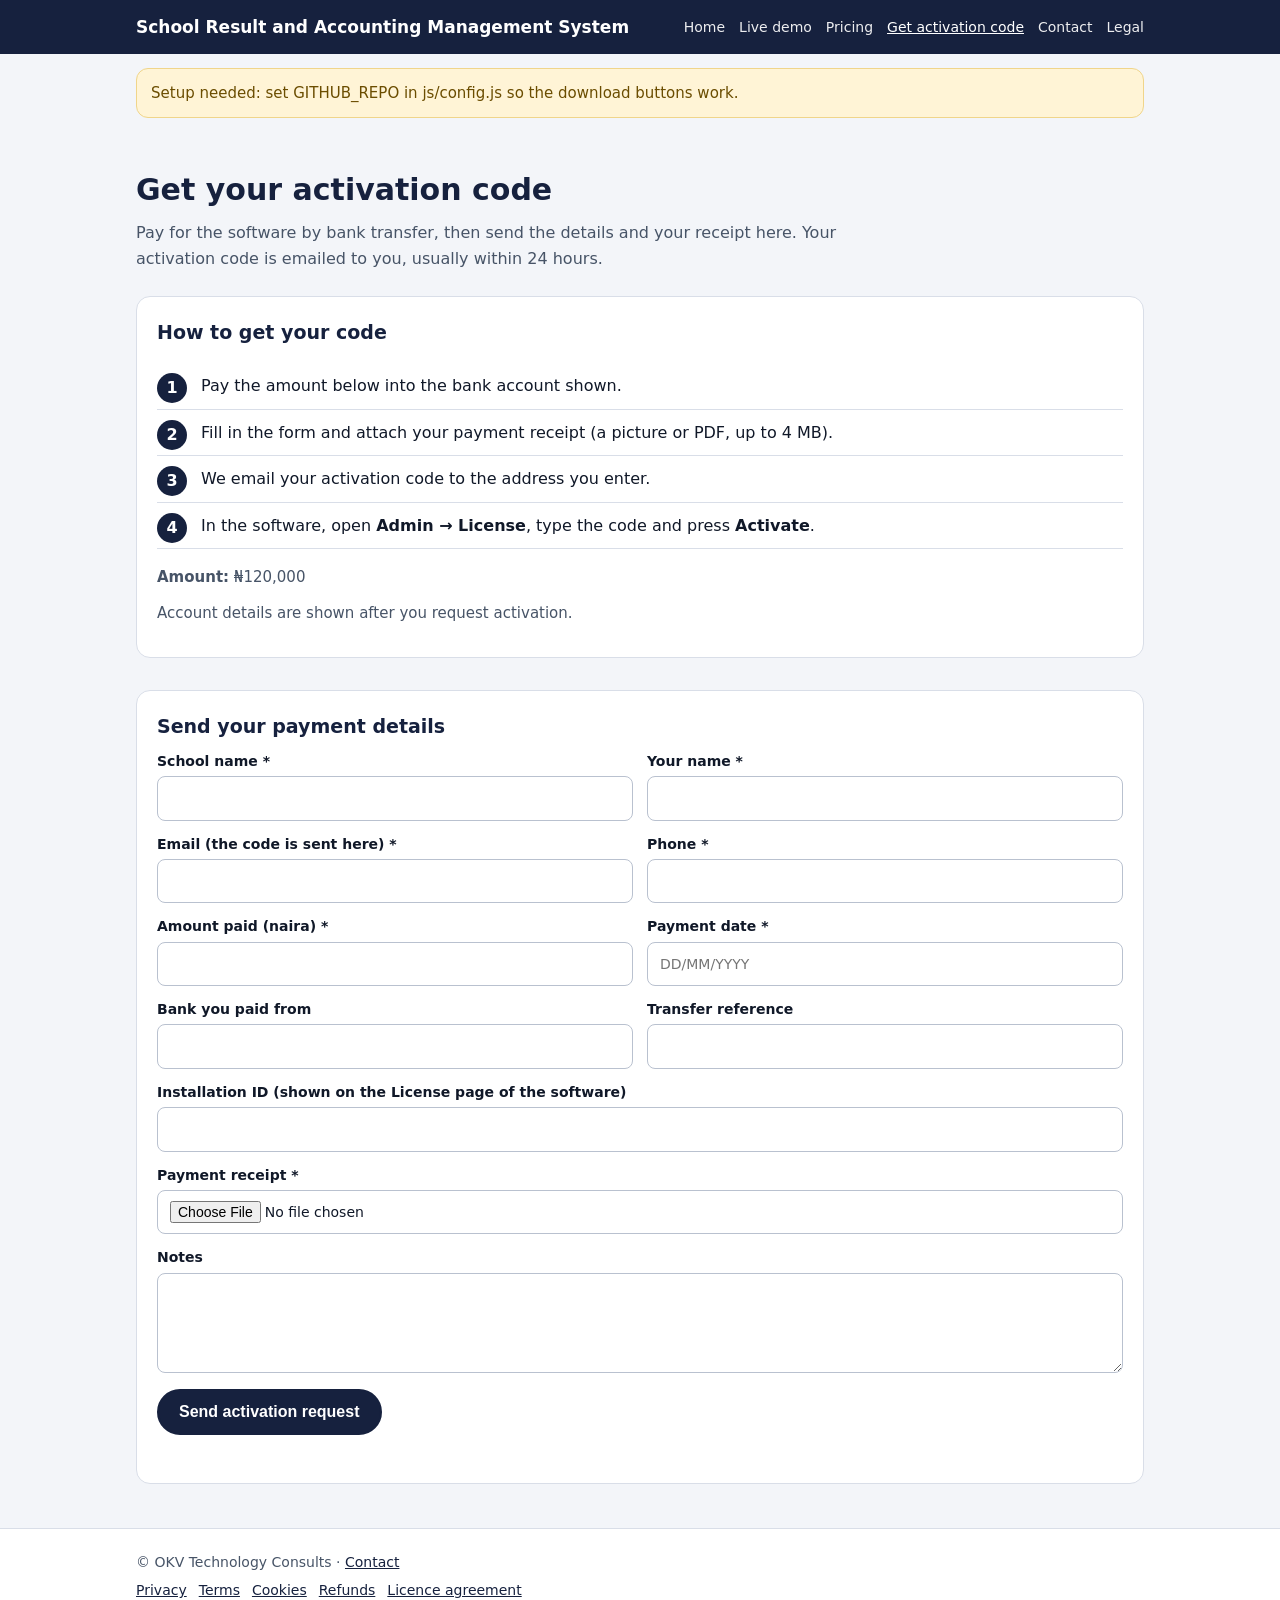
<file: activate.html>
<!DOCTYPE html>
<html lang="en">
<head>
<meta charset="utf-8">
<meta name="viewport" content="width=device-width, initial-scale=1">
<link rel="icon" href="data:,">
<title>Get your activation code | OKV Technology Consults</title>
<meta name="description" content="Send your payment receipt and get your activation code by email.">
<link rel="stylesheet" href="css/site.css">
<script src="js/config.js"></script>
<script src="js/site.js" defer></script>
</head>
<body>
<header class="top">
  <div class="wrap">
    <a class="brand" href="index.html">School Result and Accounting Management System</a>
    <nav class="menu" aria-label="Main"><a href="index.html">Home</a><a href="demo.html">Live demo</a><a href="index.html#pricing">Pricing</a><a href="activate.html">Get activation code</a><a href="index.html#contact">Contact</a><a href="legal.html">Legal</a></nav>
  </div>
</header>
<main class="wrap">
  <div id="site-notice" class="notice" role="status"></div>

  <div class="page-title">
    <h1>Get your activation code</h1>
    <p>Pay for the software by bank transfer, then send the details and your receipt here. Your activation code is emailed to you, usually within 24 hours.</p>
  </div>
  <section>
    <div class="card">
      <h3>How to get your code</h3>
      <ol class="steps">
        <li>Pay the amount below into the bank account shown.</li>
        <li>Fill in the form and attach your payment receipt (a picture or PDF, up to 4 MB).</li>
        <li>We email your activation code to the address you enter.</li>
        <li>In the software, open <b>Admin &rarr; License</b>, type the code and press <b>Activate</b>.</li>
      </ol>
      <p style="margin-top:14px"><b>Amount:</b> &#8358;<span data-cfg="price">120,000</span></p>
      <p class="note" style="white-space:pre-line" data-cfg="payment">Account details are shown after you request activation.</p>
    </div>
  </section>
  <section>
    <div class="card">
      <h3>Send your payment details</h3>
      <form class="form" data-form="activate" novalidate>
        <label>School name *<input name="school" required></label>
        <label>Your name *<input name="name" required></label>
        <label>Email (the code is sent here) *<input name="email" type="email" required></label>
        <label>Phone *<input name="phone" type="tel" required></label>
        <label>Amount paid (naira) *<input name="amount" inputmode="numeric" required></label>
        <label>Payment date *<input name="paid_on" placeholder="DD/MM/YYYY" required></label>
        <label>Bank you paid from<input name="bank"></label>
        <label>Transfer reference<input name="reference"></label>
        <label class="full">Installation ID (shown on the License page of the software)<input name="iid"></label>
        <label class="full">Payment receipt *<input type="file" name="receipt_file" accept="image/png,image/jpeg,image/gif,image/webp,application/pdf" required></label>
        <label class="full">Notes<textarea name="notes"></textarea></label>
        <input class="hp" name="website" tabindex="-1" autocomplete="off" aria-hidden="true">
        <div class="actions"><button class="btn primary" type="submit">Send activation request</button></div>
        <p class="msg full" aria-live="polite"></p>
      </form>
      <div class="done" style="display:none"><p class="msg ok">Thank you. Your request is in. Reference: <b class="ref"></b>. Your activation code will be emailed to you.</p><p><a class="btn" href="index.html">Back to the website</a></p></div>
    </div>
  </section>

</main>
<footer class="site">
  <div class="wrap">
    <div>&copy; OKV Technology Consults &middot; <a href="index.html#contact">Contact</a></div>
    <div style="margin-top:6px"><a href="legal.html#privacy">Privacy</a><a href="legal.html#terms">Terms</a><a href="legal.html#cookies">Cookies</a><a href="legal.html#refund">Refunds</a><a href="legal.html#eula">Licence agreement</a></div>
  </div>
</footer>
</body>
</html>
</file>
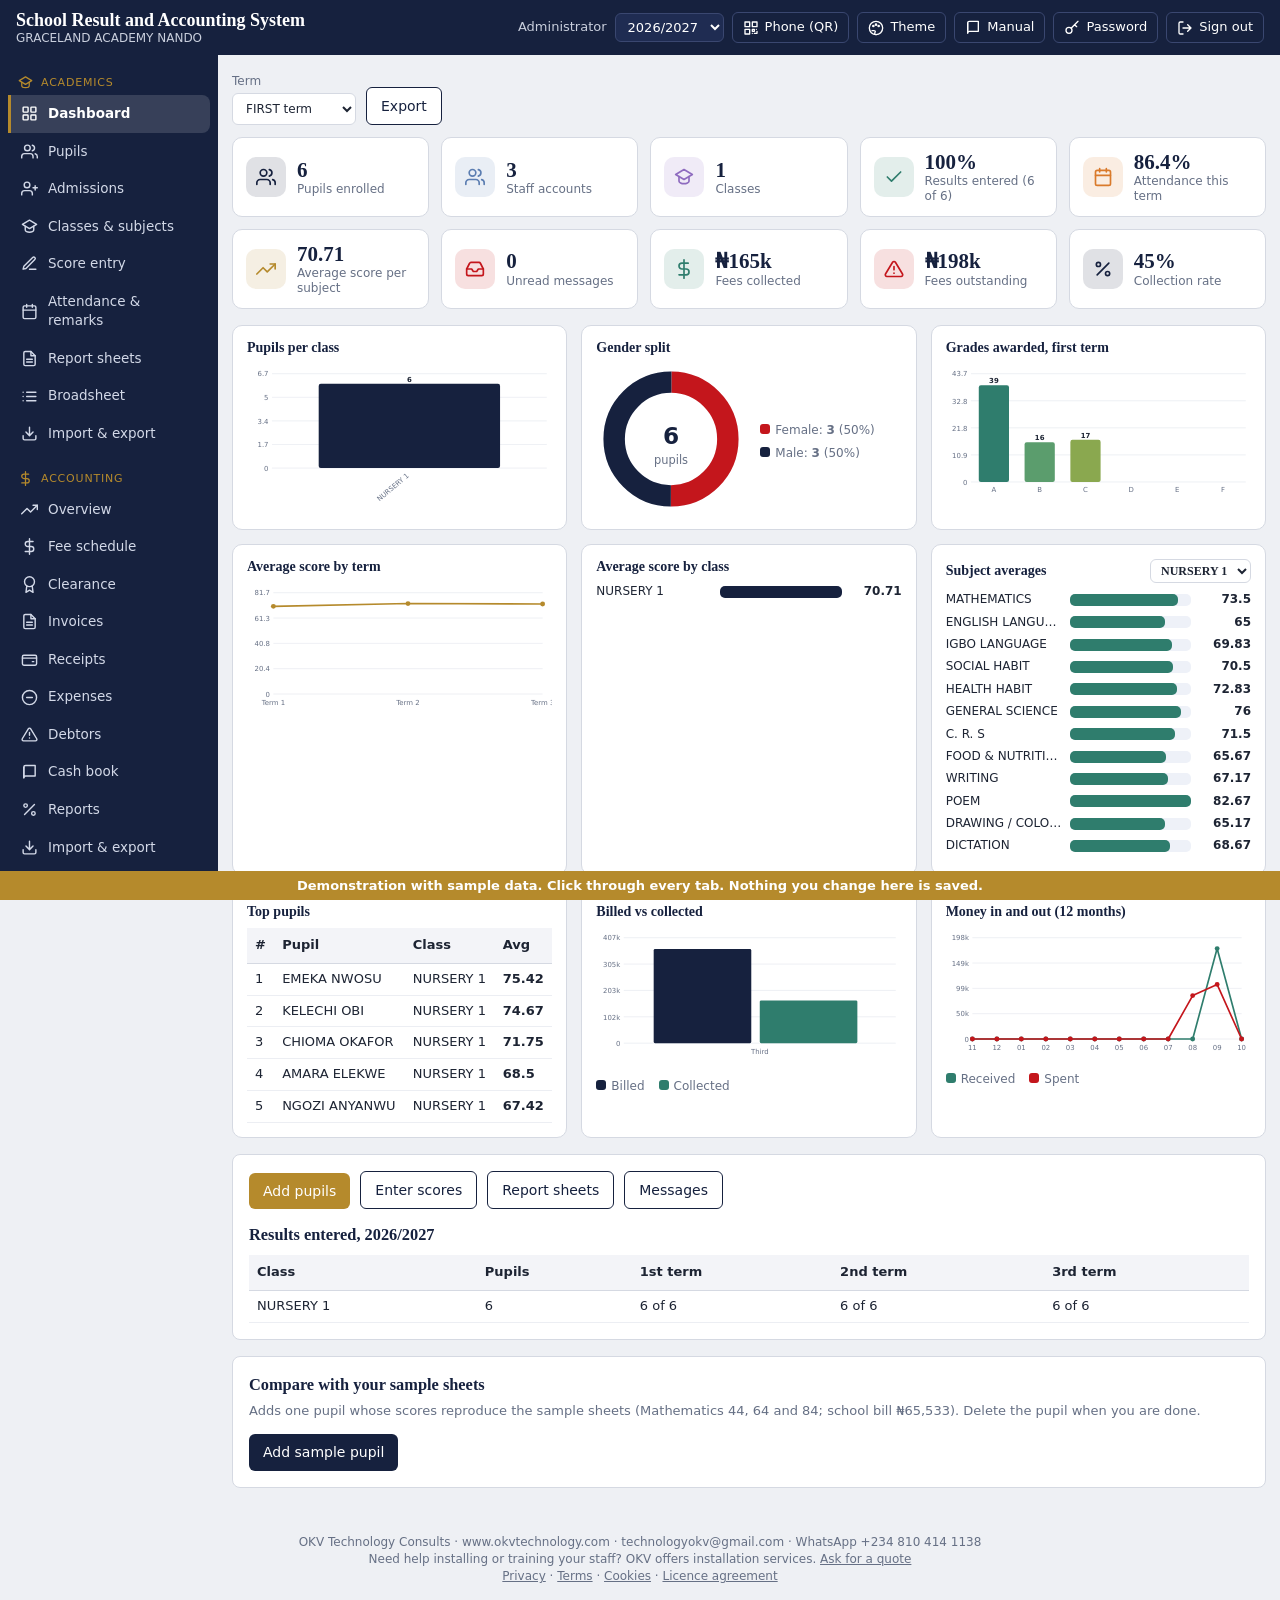
<file: demo.html>
<!DOCTYPE html>
<html lang="en"><head><meta charset="utf-8"><meta name="viewport" content="width=device-width,initial-scale=1">
<title>School Result and Accounting Management System</title>
<style>
:root{--navy:#16213e;--gold:#b58a2c;--bg:#eef0f4;--line:#d5d9e2;--red:#c4161c;--ink:#1d2433;--mute:#667085}
*{box-sizing:border-box}
body{margin:0;background:var(--bg);color:var(--ink);font:14px/1.45 system-ui,-apple-system,"Segoe UI",Roboto,sans-serif}
h1,h2,h3{font-family:Georgia,serif;margin:0;color:var(--navy)}
button,input,select,textarea{font:inherit}
:focus-visible{outline:2px solid var(--gold);outline-offset:2px}
.top{background:var(--navy);color:#fff;padding:10px 16px 0;position:sticky;top:0;z-index:5}
.bar{display:flex;align-items:center;justify-content:space-between;gap:12px;flex-wrap:wrap}
.brand{font:700 18px Georgia,serif}.brand small{display:block;font:12px system-ui;color:#c9cfdd;font-weight:400}
.who{display:flex;align-items:center;gap:8px;font-size:13px;color:#c9cfdd;flex-wrap:wrap}
.who select{padding:5px 8px;border-radius:6px;border:1px solid #3a4770;background:#1f2c52;color:#fff}
.who button{background:none;border:1px solid #3a4770;color:#fff;border-radius:6px;padding:5px 10px;cursor:pointer}
nav{display:flex;gap:2px;overflow-x:auto;margin-top:8px}
nav button{background:none;border:0;color:#c9cfdd;padding:9px 14px;cursor:pointer;border-bottom:3px solid transparent;white-space:nowrap}
nav button.on{color:#fff;border-bottom-color:var(--gold);font-weight:600}
main{max-width:1100px;margin:0 auto;padding:18px 14px 30px}
footer{text-align:center;color:var(--mute);font-size:12px;padding:0 12px 24px}
.panel{background:#fff;border:1px solid var(--line);border-radius:8px;padding:16px;margin-bottom:16px}
.tools{display:flex;gap:10px;flex-wrap:wrap;align-items:end;margin-bottom:14px}
.tools label,.fld label{display:flex;flex-direction:column;font-size:12px;color:var(--mute);gap:3px}
select,input[type=text],input[type=password],input[type=number],input[type=date],textarea{padding:7px 9px;border:1px solid var(--line);border-radius:6px;background:#fff;color:var(--ink);min-width:0}
textarea{width:100%}
.btn{background:var(--navy);color:#fff;border:0;border-radius:6px;padding:8px 14px;cursor:pointer;text-decoration:none;display:inline-block}
.btn.alt{background:#fff;color:var(--navy);border:1px solid var(--navy)}
.btn.gold{background:var(--gold)}.btn.danger{background:#a4262c}.btn.sm{padding:4px 9px;font-size:12px}
.btn:disabled{opacity:.45;cursor:default}
.grid{display:grid;gap:12px}.g3{grid-template-columns:repeat(auto-fit,minmax(200px,1fr))}
.stat{background:#fff;border:1px solid var(--line);border-radius:8px;padding:14px}
.stat b{display:block;font:700 28px Georgia,serif;color:var(--navy)}
.tw{overflow-x:auto}
table.t{border-collapse:collapse;width:100%;font-size:13px}
table.t th{background:#f3f4f8;text-align:left;font-weight:600;padding:8px;border-bottom:1px solid var(--line)}
table.t td{padding:6px 8px;border-bottom:1px solid #eceef3;vertical-align:middle}
table.t input[type=number]{width:70px}
.empty{padding:30px;text-align:center;color:var(--mute)}
.thumb{width:34px;height:38px;object-fit:cover;border:1px solid var(--line);border-radius:4px;background:#f3f4f8;display:block}
.fgrid{display:grid;grid-template-columns:repeat(auto-fit,minmax(200px,1fr));gap:12px}
.fld input,.fld select{width:100%}
#modal{position:fixed;inset:0;background:rgba(10,15,30,.55);display:none;align-items:flex-start;justify-content:center;padding:24px 12px;overflow:auto;z-index:20}
#modal.on{display:flex}
.mbox{background:#fff;border-radius:10px;padding:20px;width:100%;max-width:640px}
.mbox h2{margin-bottom:12px}.mact{display:flex;gap:8px;justify-content:flex-end;margin-top:16px}
.prevwrap{background:#dfe3ea;border-radius:8px;padding:12px;overflow:hidden}
.prevwrap .sheet{margin:0 auto;box-shadow:0 2px 12px rgba(0,0,0,.2)}
.note{font-size:12px;color:var(--mute);margin-top:6px}
#toast{position:fixed;left:50%;bottom:22px;transform:translateX(-50%);background:#a4262c;color:#fff;padding:10px 16px;border-radius:8px;display:none;z-index:30;max-width:90vw}
#login{display:none;min-height:100vh;align-items:center;justify-content:center;padding:16px}
.lbox{background:#fff;border:1px solid var(--line);border-radius:10px;padding:26px;width:100%;max-width:380px}
.lbox h1{font-size:22px;margin-bottom:4px}.lbox .fld{margin-top:12px}
.lbox img{height:64px;display:block;margin-bottom:10px}
.err{color:#a4262c;font-size:13px;min-height:18px;margin-top:10px}
/* ===== Report sheet (mirrors the Graceland Academy sample) ===== */
.sheet{width:794px;min-height:1123px;background:#fff;color:#000;font-family:Calibri,Carlito,Arial,sans-serif;font-size:11px;padding:26px 34px;position:relative}
.sheet *{box-sizing:border-box}
.sh-head{display:grid;grid-template-columns:96px 1fr 96px;align-items:center;gap:6px}
.sh-head .mid{text-align:center}
.sh-name{color:var(--red);font:900 27px Arial,Helvetica,sans-serif;letter-spacing:.2px;line-height:1.05}
.sh-addr{font-size:9px;font-weight:700;margin-top:3px}
.sh-con{font-size:11px;margin-top:2px}
.sh-motto{color:var(--red);font-weight:700;font-size:12px;margin-top:3px}
.logo{width:92px;height:80px;object-fit:contain}
.pphoto{width:84px;height:92px;border:1px solid #000;border-radius:6px;object-fit:cover;justify-self:end;background:#fff}
.sh-title{border:1px solid #000;width:76%;margin:10px auto 8px;text-align:center;font-weight:700;font-size:15px;padding:3px 0;letter-spacing:.3px}
.ibox{border:1px solid #000;padding:9px 8px 7px;display:grid;gap:10px}
.irow{display:flex;gap:14px}
.f{display:flex;align-items:flex-end;gap:6px;min-width:0}
.f b{white-space:nowrap;font-size:10.5px}
.f i{flex:1;min-width:20px;border-bottom:1px solid #000;font-style:normal;text-align:center;min-height:14px;font-weight:700;font-size:11px;overflow:hidden;white-space:nowrap}
.ptitle{border:1px solid #000;border-bottom:0;text-align:center;font-weight:700;color:#8b1a1a;font-size:10px;padding:2px;margin:12px 6px 0}
.sheet table{border-collapse:collapse;width:100%}
.sheet th,.sheet td{border:1px solid #000;padding:0 4px;height:20.5px;font-size:10.5px}
.sheet th{font-weight:700;text-align:center;line-height:1.05;font-size:9.5px}
.sheet td.c{text-align:center;font-weight:700}.sheet td.s{font-weight:700}
.ptab{margin:0 6px;width:calc(100% - 12px)!important}
.bot{display:grid;grid-template-columns:1.05fr 1fr 1.05fr;gap:14px;margin-top:16px}
.kb{border:1px solid #000;margin-bottom:10px}
.kb h6{margin:0;color:var(--red);font-size:10px;text-align:center;text-decoration:underline;padding:1px;border-bottom:1px solid #000}
.kb div{font-size:9px;font-weight:700;padding:2px 4px;line-height:1.35}
td.bl{font-weight:700;font-size:10px}
td.bn{font-weight:700}td.bn span:first-child{float:left}td.bn span:last-child{float:right}
.rm{display:flex;align-items:flex-end;gap:8px;margin-top:20px}
.rm b{white-space:nowrap;font-size:11px}
.rm i{flex:1;border-bottom:1px solid #000;font-style:normal;min-height:15px;font-size:11px}
#printRoot{display:none}
:root{--gold2:var(--gold);--card:#fff}
.gnav button,.tnav button{display:inline-flex;align-items:center;gap:6px}
.gnav svg,.tnav svg,.who svg{width:16px;height:16px;stroke:currentColor;fill:none;stroke-width:2;stroke-linecap:round;stroke-linejoin:round;flex:none}
.who button,.who a.mlink{display:inline-flex;align-items:center;gap:6px}
.sheet .sh-name,.sheet .sh-motto,.sheet .kb h6{color:var(--acc,#c4161c)}
.sheet .ptitle{color:var(--acc,#8b1a1a)}
.sigimg{height:26px;vertical-align:bottom;margin-left:8px;max-width:120px;object-fit:contain}
.qrbox{display:flex;align-items:center;gap:16px;flex-wrap:wrap;border:1px solid var(--line);border-radius:10px;padding:12px;margin:10px 0}
.qrbox img{width:176px;height:176px;border:1px solid var(--line);border-radius:6px;background:#fff}
.themes{display:grid;grid-template-columns:repeat(auto-fill,minmax(140px,1fr));gap:10px}
.tile{border:2px solid var(--line);border-radius:10px;padding:8px;cursor:pointer;background:var(--card)}.tile.on{border-color:var(--gold)}
.tile i{display:flex;height:26px;border-radius:6px;overflow:hidden}.tile i b{flex:1}.tile span{display:block;font-size:12px;margin-top:6px;color:var(--ink)}
h3>svg,.panel h3 svg,.note svg,.btn svg{width:18px;height:18px;vertical-align:-3px;stroke:currentColor;fill:none;stroke-width:2;stroke-linecap:round;stroke-linejoin:round;flex:none}
.cust h3{margin-bottom:6px}.cust .fgrid{margin-top:8px}
.chk{display:flex;align-items:center;gap:8px;font-size:13px;color:var(--ink)}.chk input{width:auto}
.stepbox{border-left:4px solid var(--gold);background:#fff9e8;padding:10px 14px;border-radius:6px;font-size:13px;margin:10px 0}
body.dark{--bg:#0e1320;--line:#2b3552;--ink:#e8ebf5;--mute:#9aa4bd;--card:#172033}
body.dark .panel,body.dark .card,body.dark .kpi,body.dark .stat,body.dark .mbox,body.dark .lbox,body.dark .tile{background:var(--card);border-color:var(--line)}
body.dark select,body.dark input,body.dark textarea{background:#0f1626;color:var(--ink);border-color:var(--line)}
body.dark table.t th{background:#1d2740;color:var(--ink);border-color:var(--line)}body.dark table.t td{border-color:var(--line)}
body.dark h1,body.dark h2,body.dark h3,body.dark h4,body.dark .kpi b,body.dark .stat b{color:#fff}
body.dark .btn.alt{background:transparent;color:#fff;border-color:#5b6b95}body.dark .ib{background:var(--card);color:#fff;border-color:var(--line)}
body.dark .notice,body.dark .svc,body.dark .stepbox{background:#2a2411;color:#f3e3a6}body.dark .note{color:var(--mute)}
body.dark .legend,body.dark .hb{color:var(--mute)}body.dark .hb .bar{background:#222d46}
@media(max-width:900px){table.t{display:block;overflow-x:auto;max-width:100%}.tnav button{padding:9px 10px;font-size:13px}}
@media(max-width:700px){
 .top{padding-bottom:0}.gnav{position:fixed;left:0;right:0;bottom:0;background:var(--navy);z-index:30;margin:0;justify-content:space-around;border-top:1px solid rgba(255,255,255,.18);padding-bottom:env(safe-area-inset-bottom)}
 .gnav button{flex-direction:column;gap:1px;font-size:10px;padding:7px 2px 6px;flex:1;text-transform:none;letter-spacing:0;border-bottom:0;border-top:3px solid transparent;opacity:.85;min-width:0}
 .gnav button.on{border-top-color:var(--gold);border-bottom:0;opacity:1;color:#fff}.gnav svg{width:20px;height:20px}
 .tnav button .tl{display:none}.tnav button.on .tl{display:inline}.tnav button{padding:9px 12px}.tnav svg{width:18px;height:18px}
 main{padding-bottom:86px}footer{padding-bottom:84px}.who .bt{display:none}.who button,.who a.mlink{padding:6px 8px}.who{gap:6px}
 .brand{max-width:100%}.cookiebar{bottom:66px}.qrbox img{width:150px;height:150px}.themes{grid-template-columns:repeat(2,1fr)}
 .badge{position:absolute;margin:-6px 0 0 8px}.gnav button{position:relative}
}
@media(max-width:380px){.kpis{grid-template-columns:1fr}.brand small{display:none}#sessSel{max-width:92px}}
@media(min-width:1500px){main{max-width:1380px}}
.ib{display:inline-flex;align-items:center;justify-content:center;width:30px;height:30px;padding:0;border-radius:6px;border:1px solid var(--line);background:#fff;color:var(--navy);cursor:pointer;vertical-align:middle;margin:0 2px 2px 0}
.ib:hover{background:#f3f4f8}.ib.danger{color:#a4262c;border-color:#e3b5b8}.ib.gold{color:#8b6a1b;border-color:#e5c76b}
.ib svg,.kpi .ico svg{width:16px;height:16px;stroke:currentColor;fill:none;stroke-width:2;stroke-linecap:round;stroke-linejoin:round}
.kpis{display:grid;grid-template-columns:repeat(auto-fit,minmax(172px,1fr));gap:12px;margin-bottom:16px}
.kpi{background:#fff;border:1px solid var(--line);border-radius:10px;padding:13px;display:flex;gap:11px;align-items:center;min-width:0}
.kpi .ico{width:40px;height:40px;border-radius:10px;display:grid;place-items:center;flex:none}.kpi .ico svg{width:20px;height:20px}
.kpi b{display:block;font:700 21px Georgia,serif;color:var(--navy);line-height:1.1;overflow-wrap:anywhere}.kpi small{color:var(--mute);font-size:12px;line-height:1.2;display:block}
.cgrid{display:grid;grid-template-columns:repeat(auto-fit,minmax(310px,1fr));gap:14px;margin-bottom:16px}
.card{background:#fff;border:1px solid var(--line);border-radius:10px;padding:14px;min-width:0}.card h4{margin:0 0 8px;font:700 14px Georgia,serif;color:var(--navy);display:flex;justify-content:space-between;gap:8px;align-items:center}
.card h4 select{font-size:12px;padding:3px 6px}
.legend{display:flex;flex-wrap:wrap;gap:6px 14px;font-size:12px;color:var(--mute);margin-top:6px}.legend i{display:inline-block;width:10px;height:10px;border-radius:3px;margin-right:5px}
.donut{display:flex;align-items:center;gap:14px;flex-wrap:wrap}.donut svg{width:150px;height:150px;flex:none}
.hb{display:grid;grid-template-columns:minmax(80px,38%) 1fr 52px;gap:8px;align-items:center;font-size:12px;margin:5px 0}.hb .bar{background:#eef1f8;border-radius:5px;height:12px}.hb .bar i{display:block;height:100%;border-radius:5px;background:var(--navy)}
.hb span:first-child{overflow:hidden;text-overflow:ellipsis;white-space:nowrap}.hb span:last-child{text-align:right;font-weight:600}
.empty-chart{color:var(--mute);font-size:13px;padding:30px 0;text-align:center}
.msgrow{cursor:pointer}.msgrow.unread td{font-weight:700;background:#fffaf0}
.badge{background:#c4161c;color:#fff;border-radius:99px;font-size:11px;padding:1px 7px;margin-left:6px}
.pill{display:inline-block;border-radius:99px;padding:1px 9px;font-size:11px;font-weight:600;background:#e9ecf3;color:#445}.pill.ok{background:#d6f1de;color:#146c2e}.pill.bad{background:#fbdada;color:#8a1c1c}.pill.gold{background:#fff0c9;color:#7a5a00}
.msgbody{white-space:pre-wrap;background:#f7f8fb;border:1px solid var(--line);border-radius:8px;padding:12px;margin-top:10px;max-height:50vh;overflow:auto}
.pwshow{font:700 26px ui-monospace,Menlo,Consolas,monospace;letter-spacing:1px;background:#f3ecda;border:1px dashed var(--gold);border-radius:8px;padding:14px;text-align:center;margin:10px 0;user-select:all}
.cookiebar{position:fixed;left:0;right:0;bottom:0;background:#16213e;color:#e5e9f5;padding:10px 14px;font-size:13px;display:flex;gap:12px;align-items:center;justify-content:center;flex-wrap:wrap;z-index:40}
.cookiebar a{color:#f1d594}.cookiebar button{background:var(--gold);color:#fff;border:0;border-radius:6px;padding:6px 14px;cursor:pointer}
.lfoot{font-size:12px;color:var(--mute);margin-top:12px;text-align:center}.lfoot a{color:var(--mute);margin:0 5px}
footer a{color:var(--mute)}
.svc{border:1px solid #e5c76b;background:#fff9e8;border-radius:8px;padding:12px 14px;font-size:13px}
@media(max-width:700px){
 body{font-size:14px}main{padding:12px 10px 24px}.panel{padding:12px}.top{padding:8px 10px 0}.brand{font-size:15px}.brand small{font-size:11px}
 .who{width:100%;justify-content:space-between}.who .mlink{display:none}
 nav button{padding:8px 11px;font-size:13px}.gnav button{padding:6px 10px!important}
 .tools>*{flex:1 1 130px}.tools .btn{text-align:center}
 .kpis{grid-template-columns:repeat(2,minmax(0,1fr));gap:9px}.kpi{padding:10px;gap:8px}.kpi .ico{width:32px;height:32px}.kpi b{font-size:17px}
 .cgrid{grid-template-columns:1fr}.donut svg{width:120px;height:120px}
 #modal{padding:8px 4px}.mbox{padding:14px;border-radius:8px}.mbox.wide{max-width:100%}.mact{flex-wrap:wrap}.mact .btn{flex:1}
 table.t th,table.t td{padding:6px 6px;font-size:12.5px}.hb{grid-template-columns:90px 1fr 46px}
 .lbox{padding:20px}
}

nav{display:block}.gnav,.tnav{display:flex;gap:2px;overflow-x:auto}
.gnav button{font-size:12px;text-transform:uppercase;letter-spacing:.5px;padding:6px 14px;opacity:.8}
.gnav button.on{opacity:1;color:var(--gold);border-bottom-color:var(--gold)}
.tnav button.on{border-bottom-color:#fff}
.who a.mlink{color:#fff;border:1px solid #3a4770;border-radius:6px;padding:5px 10px;text-decoration:none;font-size:13px}
/* ---- left side menu: laptops, desktops and tablets ---- */
.shell{display:block}#side{display:none}
@media(min-width:701px){
 #nav{display:none}
 .top{padding-bottom:10px}
 .shell{display:flex;align-items:flex-start}
 #side{display:block;flex:0 0 218px;width:218px;position:sticky;top:var(--hh,64px);height:calc(100vh - var(--hh,64px));overflow-y:auto;background:var(--navy);color:#fff;padding:10px 8px 24px;box-sizing:border-box}
 #side .sg{margin-bottom:8px}
 #side .sh{display:flex;align-items:center;gap:8px;font-size:11px;letter-spacing:.8px;text-transform:uppercase;color:var(--gold);padding:10px 10px 4px}
 #side .sh svg{width:15px;height:15px;stroke:currentColor;fill:none;stroke-width:2;stroke-linecap:round;stroke-linejoin:round}
 #side button{display:flex;align-items:center;gap:10px;width:100%;text-align:left;background:none;border:0;border-left:3px solid transparent;color:#d3d9e8;padding:9px 10px;border-radius:0 8px 8px 0;font-size:13.5px;cursor:pointer;position:relative}
 #side button svg{width:17px;height:17px;stroke:currentColor;fill:none;stroke-width:2;stroke-linecap:round;stroke-linejoin:round;flex:none}
 #side button:hover{background:rgba(255,255,255,.08);color:#fff}
 #side button.on{background:rgba(255,255,255,.14);color:#fff;border-left-color:var(--gold);font-weight:600}
 #side .badge{margin-left:auto}
 .shell main{flex:1;min-width:0;margin:0 auto}
 main{padding-bottom:30px}footer{padding-bottom:16px}
}
@media(min-width:701px) and (max-width:1000px){#side{flex-basis:184px;width:184px;padding:8px 6px}#side button{font-size:13px;padding:8px 8px;gap:8px}}
@media(max-width:700px){#side{display:none!important}}
@media print{#side{display:none!important}.shell{display:block}}

.notice{background:#fff4d6;border:1px solid #e5c76b;color:#5c4400;border-radius:8px;padding:9px 14px;margin-bottom:14px}
.notice.warn{background:#fde8e8;border-color:#e59b9b;color:#7a1414}.notice a{color:inherit;font-weight:700}
.mbox.wide{max-width:900px}
.sheet.d1 th,.sheet.d1 td{height:18px}.sheet.d2 th,.sheet.d2 td{height:15.5px}
.doc{width:794px;min-height:600px;background:#fff;color:#000;font:12px/1.4 Arial,Helvetica,sans-serif;padding:34px 40px;position:relative}
.doc.rep{width:794px;min-height:0}
.dh{display:flex;gap:14px;align-items:center;border-bottom:2px solid #8b1a1a;padding-bottom:10px;margin-bottom:12px}
.dh img,.dh svg{width:84px;height:72px;object-fit:contain}
.dn{color:var(--red);font:900 22px Arial,sans-serif;line-height:1.1}.da{font-size:10.5px;font-weight:700}
.dt{font:700 18px Georgia,serif;text-align:center;letter-spacing:1px;margin:6px 0 12px;border:1px solid #000;padding:4px}
.doc table{border-collapse:collapse;width:100%}
.doc th,.doc td{border:1px solid #000;padding:4px 6px;text-align:left}.doc th{background:#f0f0f0}
.doc td.r,.doc th.r{text-align:right}
.meta{display:grid;grid-template-columns:1fr 1fr;gap:4px 24px;margin-bottom:10px}.meta b{display:inline-block;min-width:96px}
.stamp{position:absolute;right:60px;top:210px;border:4px solid #1a7a3a;color:#1a7a3a;font:900 34px Arial;padding:2px 14px;transform:rotate(-14deg);opacity:.35}
.stamp.void{border-color:#a4262c;color:#a4262c}
.sig{display:flex;justify-content:space-between;margin-top:46px}.sig div{border-top:1px solid #000;width:36%;text-align:center;padding-top:3px;font-size:11px}
@media print{
  @page{size:A4;margin:0}
  body{background:#fff}
  #app,#login,#modal,#toast{display:none!important}
  #printRoot{display:block}
  #printRoot .page{width:210mm;height:297mm;overflow:hidden;page-break-after:always}
  #printRoot .page:last-child{page-break-after:auto}
  #printRoot .free{height:auto;padding:6mm;font:11px Arial}
  #printRoot .free .doc.rep{width:auto}
  .sheet{-webkit-print-color-adjust:exact;print-color-adjust:exact}
}
</style></head>
<body>
<div id="login"><form class="lbox" onsubmit="doLogin(event)">
  <div id="lgLogo"></div><h1 id="lgName">School</h1><div class="note">School Result and Accounting Management System</div>
  <div class="fld"><label>Username or Reg No<input type="text" id="lu" autocomplete="username" autofocus></label></div>
  <div class="fld"><label>Password<input type="password" id="lp" autocomplete="current-password"></label></div>
  <div class="err" id="lerr"></div>
  <button class="btn" style="width:100%;margin-top:6px">Sign in</button>
  <p class="note">Pupils: your first password is your Reg No.</p>
  <p class="note"><a href="#" onclick="forgotModal();return false">Forgot password?</a> &middot; <a href="#" onclick="showQR();return false">Connect a phone (QR code)</a></p>
  <div class="lfoot"><a href="/legal/privacy" target="_blank">Privacy</a>&middot;<a href="/legal/terms" target="_blank">Terms</a>&middot;<a href="/legal/cookies" target="_blank">Cookies</a>&middot;<a href="/legal/eula" target="_blank">Licence</a></div>
</form></div>
<div id="app" style="display:none">
  <div class="top"><div class="bar"><div class="brand">School Result and Accounting System<small id="schoolLine"></small></div>
    <div class="who"><span id="whoName"></span><select id="sessSel" title="Session" onchange="S.session=this.value;render()"></select><span id="hdrBtns" style="display:contents"></span></div></div>
    <nav id="nav"></nav></div>
  <div class="shell"><aside id="side" aria-label="Main menu"></aside>
  <main id="view"></main></div>
  <footer>OKV Technology Consults &middot; www.okvtechnology.com &middot; technologyokv@gmail.com &middot; WhatsApp +234 810 414 1138<br>Need help installing or training your staff? OKV offers installation services. <a href="mailto:technologyokv@gmail.com?subject=Installation%20service">Ask for a quote</a><br><a href="/legal/privacy" target="_blank">Privacy</a> &middot; <a href="/legal/terms" target="_blank">Terms</a> &middot; <a href="/legal/cookies" target="_blank">Cookies</a> &middot; <a href="/legal/eula" target="_blank">Licence agreement</a></footer>
</div>
<div id="modal"></div><div id="toast"></div><div id="printRoot"></div>

<script>
/* DEMO SHIM: serves recorded responses from the full version so every page can be clicked through offline. Changes are not saved. */
(function(){
  var REC={"public": "{\"school\": \"GRACELAND ACADEMY NANDO\", \"logo\": \"\", \"version\": \"2.0\", \"theme\": {\"name\": \"navy\", \"primary\": \"#16213e\", \"accent\": \"#b58a2c\", \"bg\": \"#eef0f4\", \"dark\": 0}}", "me": "{\"user\": {\"id\": 1, \"username\": \"admin\", \"name\": \"Administrator\", \"role\": \"admin\", \"class_id\": null}, \"school\": \"GRACELAND ACADEMY NANDO\", \"session\": \"2026/2027\", \"sessions\": [\"2026/2027\"], \"students_view\": true, \"domains\": [\"PUNCTUALITY\", \"ATTENDANCE\", \"SELF-CONTROL\", \"NEATNESS\", \"RESPONSIBILITY\", \"DILIGENCE\", \"ATTENTIVENESS\", \"LEGIBILITY\", \"ACCURACY\", \"SPORTS & GAMES\"], \"theme\": {\"name\": \"navy\", \"primary\": \"#16213e\", \"accent\": \"#b58a2c\", \"bg\": \"#eef0f4\", \"dark\": 0}, \"presets\": {\"KG\": {\"category\": \"KG\", \"label\": \"KG\", \"subjects\": [\"NUMBER WORK\", \"LETTER WORK\", \"READING\", \"RHYMES\", \"SOCIAL HABIT\", \"HEALTH HABIT\", \"IGBO LANGUAGE\", \"C. R. S\", \"WRITING\", \"DRAWING / COLOURING\"]}, \"NURSERY\": {\"category\": \"NURSERY\", \"label\": \"Nursery\", \"subjects\": [\"MATHEMATICS\", \"ENGLISH LANGUAGE\", \"IGBO LANGUAGE\", \"SOCIAL HABIT\", \"HEALTH HABIT\", \"GENERAL SCIENCE\", \"C. R. S\", \"FOOD & NUTRITION\", \"WRITING\", \"POEM\", \"DRAWING / COLOURING\", \"DICTATION\"]}, \"PRIMARY\": {\"category\": \"PRIMARY\", \"label\": \"Primary\", \"subjects\": [\"MATHEMATICS\", \"ENGLISH LANGUAGE\", \"IGBO LANGUAGE\", \"BASIC SCIENCE\", \"SOCIAL STUDIES\", \"C. R. S\", \"CIVIC EDUCATION\", \"COMPUTER STUDIES\", \"AGRICULTURAL SCIENCE\", \"HOME ECONOMICS\", \"PHYSICAL & HEALTH EDUCATION\", \"CULTURAL & CREATIVE ARTS\", \"VERBAL REASONING\", \"HANDWRITING\"]}, \"JSS\": {\"category\": \"SECONDARY\", \"label\": \"Secondary (JSS)\", \"subjects\": [\"MATHEMATICS\", \"ENGLISH LANGUAGE\", \"IGBO LANGUAGE\", \"BASIC SCIENCE\", \"BASIC TECHNOLOGY\", \"SOCIAL STUDIES\", \"CIVIC EDUCATION\", \"C. R. S\", \"BUSINESS STUDIES\", \"COMPUTER STUDIES\", \"AGRICULTURAL SCIENCE\", \"HOME ECONOMICS\", \"PHYSICAL & HEALTH EDUCATION\", \"CULTURAL & CREATIVE ARTS\", \"FRENCH\"]}, \"SSS\": {\"category\": \"SECONDARY\", \"label\": \"Secondary (SSS)\", \"subjects\": [\"MATHEMATICS\", \"ENGLISH LANGUAGE\", \"CIVIC EDUCATION\", \"BIOLOGY\", \"CHEMISTRY\", \"PHYSICS\", \"ECONOMICS\", \"GOVERNMENT\", \"LITERATURE-IN-ENGLISH\", \"COMMERCE\", \"FINANCIAL ACCOUNTING\", \"AGRICULTURAL SCIENCE\", \"C. R. S\", \"GEOGRAPHY\", \"COMPUTER STUDIES\", \"IGBO LANGUAGE\"]}}, \"info\": {\"name\": \"GRACELAND ACADEMY NANDO\", \"address\": \"ALONG ISINYI/IGBARIAM ROAD BESIDE OYE MARKET ANAMBRA EAST L.G , ANAMBRA STATE\", \"contact\": \"gracelandacademy950@gmail.com , 07036183613, 07032440593\", \"motto\": \"EDUCATION FOR EXCELLENCE\", \"logo\": \"\", \"bank\": \"\", \"note\": \"Thank you for choosing us.\"}, \"lic\": {\"state\": \"licensed\", \"days_left\": null, \"expires\": null, \"reason\": \"\"}, \"unread\": 0, \"recovery_pending\": false, \"version\": \"2.0\"}", "stats/academic?session=2026%2F2027&term=1": "{\"term\": 1, \"pupils\": 6, \"staff\": 3, \"classes\": 1, \"per_class\": [{\"name\": \"NURSERY 1\", \"pupils\": 6}], \"gender\": {\"FEMALE\": 3, \"MALE\": 3}, \"class_avg\": [{\"name\": \"NURSERY 1\", \"avg\": 70.71}], \"dist\": {\"A\": 39, \"B\": 16, \"C\": 17, \"D\": 0, \"E\": 0, \"F\": 0}, \"trend\": [{\"term\": 1, \"avg\": 70.71, \"pupils\": 6}, {\"term\": 2, \"avg\": 72.94, \"pupils\": 6}, {\"term\": 3, \"avg\": 72.57, \"pupils\": 6}], \"class_id\": 1, \"class_options\": [{\"id\": 1, \"name\": \"NURSERY 1\"}], \"dist_order\": [\"A\", \"B\", \"C\", \"D\", \"E\", \"F\"], \"subjects\": [{\"name\": \"MATHEMATICS\", \"avg\": 73.5}, {\"name\": \"ENGLISH LANGUAGE\", \"avg\": 65.0}, {\"name\": \"IGBO LANGUAGE\", \"avg\": 69.83}, {\"name\": \"SOCIAL HABIT\", \"avg\": 70.5}, {\"name\": \"HEALTH HABIT\", \"avg\": 72.83}, {\"name\": \"GENERAL SCIENCE\", \"avg\": 76.0}, {\"name\": \"C. R. S\", \"avg\": 71.5}, {\"name\": \"FOOD & NUTRITION\", \"avg\": 65.67}, {\"name\": \"WRITING\", \"avg\": 67.17}, {\"name\": \"POEM\", \"avg\": 82.67}, {\"name\": \"DRAWING / COLOURING\", \"avg\": 65.17}, {\"name\": \"DICTATION\", \"avg\": 68.67}], \"top\": [{\"name\": \"EMEKA NWOSU\", \"class\": \"NURSERY 1\", \"avg\": 75.42, \"total\": 905.0}, {\"name\": \"KELECHI OBI\", \"class\": \"NURSERY 1\", \"avg\": 74.67, \"total\": 896.0}, {\"name\": \"CHIOMA OKAFOR\", \"class\": \"NURSERY 1\", \"avg\": 71.75, \"total\": 861.0}, {\"name\": \"AMARA ELEKWE\", \"class\": \"NURSERY 1\", \"avg\": 68.5, \"total\": 822.0}, {\"name\": \"NGOZI ANYANWU\", \"class\": \"NURSERY 1\", \"avg\": 67.42, \"total\": 809.0}], \"completion\": 100, \"scored\": 6, \"attendance\": 86.4, \"overall_avg\": 70.71, \"unread\": 0}", "stats/finance?session=2026%2F2027": "{\"billed\": 363198.0, \"paid\": 165066.0, \"balance\": 198132.0, \"rate\": 45, \"invoices\": 6, \"overdue\": 6, \"debtors\": 6, \"avg_invoice\": 60533.0, \"per_term\": [{\"name\": \"Third term\", \"billed\": 363198.0, \"paid\": 165066.0}], \"debtors_by_class\": [{\"name\": \"NURSERY 1\", \"total\": 198132.0}], \"top_debtors\": [{\"name\": \"AMARA ELEKWE\", \"cname\": \"NURSERY 1\", \"phone\": \"\", \"balance\": 60533.0}, {\"name\": \"CHIOMA OKAFOR\", \"cname\": \"NURSERY 1\", \"phone\": \"\", \"balance\": 50533.0}, {\"name\": \"KELECHI OBI\", \"cname\": \"NURSERY 1\", \"phone\": \"\", \"balance\": 40533.0}, {\"name\": \"NGOZI ANYANWU\", \"cname\": \"NURSERY 1\", \"phone\": \"\", \"balance\": 30533.0}, {\"name\": \"EMEKA NWOSU\", \"cname\": \"NURSERY 1\", \"phone\": \"\", \"balance\": 8000.0}], \"months\": [{\"m\": \"2025-11\", \"in\": 0, \"out\": 0}, {\"m\": \"2025-12\", \"in\": 0, \"out\": 0}, {\"m\": \"2026-01\", \"in\": 0, \"out\": 0}, {\"m\": \"2026-02\", \"in\": 0, \"out\": 0}, {\"m\": \"2026-03\", \"in\": 0, \"out\": 0}, {\"m\": \"2026-04\", \"in\": 0, \"out\": 0}, {\"m\": \"2026-05\", \"in\": 0, \"out\": 0}, {\"m\": \"2026-06\", \"in\": 0, \"out\": 0}, {\"m\": \"2026-07\", \"in\": 0, \"out\": 0}, {\"m\": \"2026-08\", \"in\": 0, \"out\": 85000.0}, {\"m\": \"2026-09\", \"in\": 177066.0, \"out\": 106900.0}, {\"m\": \"2026-10\", \"in\": 0, \"out\": 0}], \"methods\": [{\"name\": \"TRANSFER\", \"total\": 105066.0}, {\"name\": \"CASH\", \"total\": 52000.0}, {\"name\": \"POS\", \"total\": 20000.0}], \"expense_cats\": [{\"name\": \"SALARIES\", \"total\": 170000.0}, {\"name\": \"UTILITIES\", \"total\": 12400.0}, {\"name\": \"STATIONERY\", \"total\": 9500.0}], \"income_total\": 177066.0, \"expense_total\": 191900.0, \"net\": -14834.0, \"accounts\": [{\"id\": 1, \"name\": \"CASH\", \"kind\": \"cash\", \"opening\": 0.0, \"in\": 177066.0, \"out\": 191900.0, \"balance\": -14834.0}, {\"id\": 2, \"name\": \"BANK\", \"kind\": \"bank\", \"opening\": 0.0, \"in\": 0, \"out\": 0, \"balance\": 0.0}], \"unread\": 0}", "dashboard?session=2026%2F2027": "{\"pupils\": 6, \"classes\": 1, \"staff\": 3, \"progress\": [{\"class\": \"NURSERY 1\", \"pupils\": 6, \"t1\": 6, \"t2\": 6, \"t3\": 6}]}", "stats/academic?session=2026%2F2027&term=1&class=1": "{\"term\": 1, \"pupils\": 6, \"staff\": 3, \"classes\": 1, \"per_class\": [{\"name\": \"NURSERY 1\", \"pupils\": 6}], \"gender\": {\"FEMALE\": 3, \"MALE\": 3}, \"class_avg\": [{\"name\": \"NURSERY 1\", \"avg\": 70.71}], \"dist\": {\"A\": 39, \"B\": 16, \"C\": 17, \"D\": 0, \"E\": 0, \"F\": 0}, \"trend\": [{\"term\": 1, \"avg\": 70.71, \"pupils\": 6}, {\"term\": 2, \"avg\": 72.94, \"pupils\": 6}, {\"term\": 3, \"avg\": 72.57, \"pupils\": 6}], \"class_id\": 1, \"class_options\": [{\"id\": 1, \"name\": \"NURSERY 1\"}], \"dist_order\": [\"A\", \"B\", \"C\", \"D\", \"E\", \"F\"], \"subjects\": [{\"name\": \"MATHEMATICS\", \"avg\": 73.5}, {\"name\": \"ENGLISH LANGUAGE\", \"avg\": 65.0}, {\"name\": \"IGBO LANGUAGE\", \"avg\": 69.83}, {\"name\": \"SOCIAL HABIT\", \"avg\": 70.5}, {\"name\": \"HEALTH HABIT\", \"avg\": 72.83}, {\"name\": \"GENERAL SCIENCE\", \"avg\": 76.0}, {\"name\": \"C. R. S\", \"avg\": 71.5}, {\"name\": \"FOOD & NUTRITION\", \"avg\": 65.67}, {\"name\": \"WRITING\", \"avg\": 67.17}, {\"name\": \"POEM\", \"avg\": 82.67}, {\"name\": \"DRAWING / COLOURING\", \"avg\": 65.17}, {\"name\": \"DICTATION\", \"avg\": 68.67}], \"top\": [{\"name\": \"EMEKA NWOSU\", \"class\": \"NURSERY 1\", \"avg\": 75.42, \"total\": 905.0}, {\"name\": \"KELECHI OBI\", \"class\": \"NURSERY 1\", \"avg\": 74.67, \"total\": 896.0}, {\"name\": \"CHIOMA OKAFOR\", \"class\": \"NURSERY 1\", \"avg\": 71.75, \"total\": 861.0}, {\"name\": \"AMARA ELEKWE\", \"class\": \"NURSERY 1\", \"avg\": 68.5, \"total\": 822.0}, {\"name\": \"NGOZI ANYANWU\", \"class\": \"NURSERY 1\", \"avg\": 67.42, \"total\": 809.0}], \"completion\": 100, \"scored\": 6, \"attendance\": 86.4, \"overall_avg\": 70.71, \"unread\": 0}", "classes": "[{\"id\": 1, \"name\": \"NURSERY 1\", \"category\": \"NURSERY\", \"fees\": [{\"l\": \"TUITION FEE\", \"a\": 50000.0}, {\"l\": \"EXAMINATION FEE\", \"a\": 1000.0}, {\"l\": \"SPORT WEAR FEE\", \"a\": 233.0}, {\"l\": \"LESSON FEE\", \"a\": 1300.0}, {\"l\": \"\", \"a\": 4500.0}, {\"l\": \"\", \"a\": 0.0}, {\"l\": \"\", \"a\": 3500.0}, {\"l\": \"\", \"a\": 0.0}], \"subjects\": [{\"id\": 1, \"name\": \"MATHEMATICS\"}, {\"id\": 2, \"name\": \"ENGLISH LANGUAGE\"}, {\"id\": 3, \"name\": \"IGBO LANGUAGE\"}, {\"id\": 4, \"name\": \"SOCIAL HABIT\"}, {\"id\": 5, \"name\": \"HEALTH HABIT\"}, {\"id\": 6, \"name\": \"GENERAL SCIENCE\"}, {\"id\": 7, \"name\": \"C. R. S\"}, {\"id\": 8, \"name\": \"FOOD & NUTRITION\"}, {\"id\": 9, \"name\": \"WRITING\"}, {\"id\": 10, \"name\": \"POEM\"}, {\"id\": 11, \"name\": \"DRAWING / COLOURING\"}, {\"id\": 12, \"name\": \"DICTATION\"}], \"pupils\": 6, \"assess\": {\"ca\": [20, 20], \"exam\": 60}, \"grading\": \"\", \"teacher_name\": \"\", \"has_sig\": false}]", "students?class=1": "[{\"id\": 4, \"reg_no\": \"GA260003\", \"name\": \"AMARA ELEKWE\", \"class_id\": 1, \"gender\": \"FEMALE\", \"dob\": \"2021-03-12\", \"photo\": \"\", \"outstanding\": 0, \"phone\": \"\"}, {\"id\": 2, \"reg_no\": \"GA260001\", \"name\": \"CHIOMA OKAFOR\", \"class_id\": 1, \"gender\": \"FEMALE\", \"dob\": \"2021-01-10\", \"photo\": \"\", \"outstanding\": 0, \"phone\": \"\"}, {\"id\": 3, \"reg_no\": \"GA260002\", \"name\": \"EMEKA NWOSU\", \"class_id\": 1, \"gender\": \"MALE\", \"dob\": \"2021-02-11\", \"photo\": \"\", \"outstanding\": 0, \"phone\": \"\"}, {\"id\": 7, \"reg_no\": \"GA260006\", \"name\": \"KELECHI OBI\", \"class_id\": 1, \"gender\": \"MALE\", \"dob\": \"2021-06-15\", \"photo\": \"\", \"outstanding\": 0, \"phone\": \"\"}, {\"id\": 6, \"reg_no\": \"GA260005\", \"name\": \"NGOZI ANYANWU\", \"class_id\": 1, \"gender\": \"FEMALE\", \"dob\": \"2021-05-14\", \"photo\": \"\", \"outstanding\": 0, \"phone\": \"\"}, {\"id\": 5, \"reg_no\": \"GA260004\", \"name\": \"TOCHUKWU EZE\", \"class_id\": 1, \"gender\": \"MALE\", \"dob\": \"2021-04-13\", \"photo\": \"\", \"outstanding\": 0, \"phone\": \"\"}]", "applicants?status=&q=": "{\"rows\": [], \"counts\": {}, \"open\": false}", "scores?class=1&term=1&session=2026%2F2027": "{\"subjects\": [{\"id\": 1, \"name\": \"MATHEMATICS\"}, {\"id\": 2, \"name\": \"ENGLISH LANGUAGE\"}, {\"id\": 3, \"name\": \"IGBO LANGUAGE\"}, {\"id\": 4, \"name\": \"SOCIAL HABIT\"}, {\"id\": 5, \"name\": \"HEALTH HABIT\"}, {\"id\": 6, \"name\": \"GENERAL SCIENCE\"}, {\"id\": 7, \"name\": \"C. R. S\"}, {\"id\": 8, \"name\": \"FOOD & NUTRITION\"}, {\"id\": 9, \"name\": \"WRITING\"}, {\"id\": 10, \"name\": \"POEM\"}, {\"id\": 11, \"name\": \"DRAWING / COLOURING\"}, {\"id\": 12, \"name\": \"DICTATION\"}], \"students\": [{\"id\": 4, \"name\": \"AMARA ELEKWE\", \"reg_no\": \"GA260003\"}, {\"id\": 2, \"name\": \"CHIOMA OKAFOR\", \"reg_no\": \"GA260001\"}, {\"id\": 3, \"name\": \"EMEKA NWOSU\", \"reg_no\": \"GA260002\"}, {\"id\": 7, \"name\": \"KELECHI OBI\", \"reg_no\": \"GA260006\"}, {\"id\": 6, \"name\": \"NGOZI ANYANWU\", \"reg_no\": \"GA260005\"}, {\"id\": 5, \"name\": \"TOCHUKWU EZE\", \"reg_no\": \"GA260004\"}], \"scores\": {\"4\": {\"1\": [14.0, 11.0, null, 52.0], \"2\": [19.0, 9.0, null, 31.0], \"3\": [17.0, 10.0, null, 50.0], \"4\": [18.0, 9.0, null, 59.0], \"5\": [12.0, 9.0, null, 32.0], \"6\": [15.0, 15.0, null, 31.0], \"7\": [12.0, 10.0, null, 54.0], \"8\": [9.0, 18.0, null, 34.0], \"9\": [12.0, 19.0, null, 30.0], \"10\": [18.0, 18.0, null, 52.0], \"11\": [9.0, 12.0, null, 29.0], \"12\": [17.0, 11.0, null, 45.0]}, \"2\": {\"1\": [14.0, 9.0, null, 56.0], \"2\": [14.0, 11.0, null, 34.0], \"3\": [16.0, 9.0, null, 40.0], \"4\": [13.0, 11.0, null, 42.0], \"5\": [15.0, 15.0, null, 58.0], \"6\": [10.0, 11.0, null, 55.0], \"7\": [15.0, 17.0, null, 44.0], \"8\": [11.0, 15.0, null, 44.0], \"9\": [20.0, 15.0, null, 49.0], \"10\": [19.0, 15.0, null, 41.0], \"11\": [11.0, 10.0, null, 38.0], \"12\": [11.0, 12.0, null, 41.0]}, \"3\": {\"1\": [12.0, 17.0, null, 50.0], \"2\": [11.0, 20.0, null, 28.0], \"3\": [17.0, 13.0, null, 32.0], \"4\": [20.0, 13.0, null, 60.0], \"5\": [14.0, 11.0, null, 49.0], \"6\": [12.0, 17.0, null, 59.0], \"7\": [14.0, 19.0, null, 41.0], \"8\": [18.0, 12.0, null, 42.0], \"9\": [15.0, 20.0, null, 41.0], \"10\": [12.0, 17.0, null, 58.0], \"11\": [14.0, 20.0, null, 28.0], \"12\": [9.0, 13.0, null, 57.0]}, \"7\": {\"1\": [15.0, 11.0, null, 30.0], \"2\": [20.0, 14.0, null, 56.0], \"3\": [19.0, 18.0, null, 60.0], \"4\": [15.0, 17.0, null, 35.0], \"5\": [17.0, 11.0, null, 60.0], \"6\": [17.0, 9.0, null, 55.0], \"7\": [11.0, 18.0, null, 27.0], \"8\": [11.0, 11.0, null, 36.0], \"9\": [16.0, 18.0, null, 34.0], \"10\": [17.0, 9.0, null, 47.0], \"11\": [19.0, 17.0, null, 60.0], \"12\": [17.0, 16.0, null, 33.0]}, \"6\": {\"1\": [14.0, 17.0, null, 45.0], \"2\": [17.0, 10.0, null, 34.0], \"3\": [12.0, 10.0, null, 32.0], \"4\": [13.0, 13.0, null, 29.0], \"5\": [11.0, 13.0, null, 35.0], \"6\": [15.0, 19.0, null, 43.0], \"7\": [15.0, 11.0, null, 59.0], \"8\": [18.0, 16.0, null, 47.0], \"9\": [10.0, 13.0, null, 30.0], \"10\": [20.0, 11.0, null, 54.0], \"11\": [10.0, 13.0, null, 28.0], \"12\": [19.0, 10.0, null, 43.0]}, \"5\": {\"1\": [19.0, 13.0, null, 42.0], \"2\": [20.0, 13.0, null, 29.0], \"3\": [16.0, 11.0, null, 37.0], \"4\": [13.0, 16.0, null, 27.0], \"5\": [13.0, 14.0, null, 48.0], \"6\": [17.0, 14.0, null, 42.0], \"7\": [9.0, 13.0, null, 40.0], \"8\": [14.0, 11.0, null, 27.0], \"9\": [14.0, 15.0, null, 32.0], \"10\": [16.0, 13.0, null, 59.0], \"11\": [19.0, 12.0, null, 42.0], \"12\": [17.0, 9.0, null, 32.0]}}, \"assess\": {\"ca\": [20, 20], \"exam\": 60}, \"scheme\": {\"key\": \"standard\", \"bands\": [[70, \"A\", \"EXCELLENT\"], [60, \"B\", \"VERY GOOD\"], [50, \"C\", \"GOOD\"], [45, \"D\", \"FAIR\"], [40, \"E\", \"POOR\"], [0, \"F\", \"FAIL\"]]}}", "records?class=1&term=1&session=2026%2F2027": "{\"students\": [{\"id\": 4, \"name\": \"AMARA ELEKWE\"}, {\"id\": 2, \"name\": \"CHIOMA OKAFOR\"}, {\"id\": 3, \"name\": \"EMEKA NWOSU\"}, {\"id\": 7, \"name\": \"KELECHI OBI\"}, {\"id\": 6, \"name\": \"NGOZI ANYANWU\"}, {\"id\": 5, \"name\": \"TOCHUKWU EZE\"}], \"records\": {\"4\": {\"present\": 54, \"domains\": {}, \"ct\": \"\", \"ht\": \"\", \"date\": \"\"}, \"2\": {\"present\": 48, \"domains\": {}, \"ct\": \"\", \"ht\": \"\", \"date\": \"\"}, \"3\": {\"present\": 52, \"domains\": {}, \"ct\": \"\", \"ht\": \"\", \"date\": \"\"}, \"7\": {\"present\": 56, \"domains\": {}, \"ct\": \"\", \"ht\": \"\", \"date\": \"\"}, \"6\": {\"present\": 49, \"domains\": {}, \"ct\": \"\", \"ht\": \"\", \"date\": \"\"}, \"5\": {\"present\": 52, \"domains\": {}, \"ct\": \"\", \"ht\": \"\", \"date\": \"\"}}, \"meta\": {\"opened\": 60, \"closing\": \"\", \"resumption\": \"\"}}", "sheet?student=4&term=1&session=2026%2F2027": "{\"school\": {\"name\": \"GRACELAND ACADEMY NANDO\", \"address\": \"ALONG ISINYI/IGBARIAM ROAD BESIDE OYE MARKET ANAMBRA EAST L.G , ANAMBRA STATE\", \"contact\": \"gracelandacademy950@gmail.com , 07036183613, 07032440593\", \"motto\": \"EDUCATION FOR EXCELLENCE\", \"logo\": \"\"}, \"student\": {\"id\": 4, \"name\": \"AMARA ELEKWE\", \"reg_no\": \"GA260003\", \"gender\": \"FEMALE\", \"dob\": \"2021-03-12\", \"photo\": \"\"}, \"cls\": {\"name\": \"NURSERY 1\", \"category\": \"NURSERY\"}, \"session\": \"2026/2027\", \"term\": 1, \"Y\": false, \"n_in_class\": 6, \"opened\": 60, \"present\": 54, \"absent\": 6, \"closing\": \"\", \"resumption\": \"\", \"total\": 822, \"avg\": 68.5, \"pct\": 69, \"position\": \"4th\", \"rows\": [{\"s\": \"MATHEMATICS\", \"a\": 14.0, \"b\": 11.0, \"c\": null, \"e\": 52.0, \"tot\": 77, \"g\": \"A\", \"rem\": \"EXCELLENT\"}, {\"s\": \"ENGLISH LANGUAGE\", \"a\": 19.0, \"b\": 9.0, \"c\": null, \"e\": 31.0, \"tot\": 59, \"g\": \"C\", \"rem\": \"GOOD\"}, {\"s\": \"IGBO LANGUAGE\", \"a\": 17.0, \"b\": 10.0, \"c\": null, \"e\": 50.0, \"tot\": 77, \"g\": \"A\", \"rem\": \"EXCELLENT\"}, {\"s\": \"SOCIAL HABIT\", \"a\": 18.0, \"b\": 9.0, \"c\": null, \"e\": 59.0, \"tot\": 86, \"g\": \"A\", \"rem\": \"EXCELLENT\"}, {\"s\": \"HEALTH HABIT\", \"a\": 12.0, \"b\": 9.0, \"c\": null, \"e\": 32.0, \"tot\": 53, \"g\": \"C\", \"rem\": \"GOOD\"}, {\"s\": \"GENERAL SCIENCE\", \"a\": 15.0, \"b\": 15.0, \"c\": null, \"e\": 31.0, \"tot\": 61, \"g\": \"B\", \"rem\": \"VERY GOOD\"}, {\"s\": \"C. R. S\", \"a\": 12.0, \"b\": 10.0, \"c\": null, \"e\": 54.0, \"tot\": 76, \"g\": \"A\", \"rem\": \"EXCELLENT\"}, {\"s\": \"FOOD & NUTRITION\", \"a\": 9.0, \"b\": 18.0, \"c\": null, \"e\": 34.0, \"tot\": 61, \"g\": \"B\", \"rem\": \"VERY GOOD\"}, {\"s\": \"WRITING\", \"a\": 12.0, \"b\": 19.0, \"c\": null, \"e\": 30.0, \"tot\": 61, \"g\": \"B\", \"rem\": \"VERY GOOD\"}, {\"s\": \"POEM\", \"a\": 18.0, \"b\": 18.0, \"c\": null, \"e\": 52.0, \"tot\": 88, \"g\": \"A\", \"rem\": \"EXCELLENT\"}, {\"s\": \"DRAWING / COLOURING\", \"a\": 9.0, \"b\": 12.0, \"c\": null, \"e\": 29.0, \"tot\": 50, \"g\": \"C\", \"rem\": \"GOOD\"}, {\"s\": \"DICTATION\", \"a\": 17.0, \"b\": 11.0, \"c\": null, \"e\": 45.0, \"tot\": 73, \"g\": \"A\", \"rem\": \"EXCELLENT\"}], \"domains\": [[\"PUNCTUALITY\", \"\"], [\"ATTENDANCE\", \"\"], [\"SELF-CONTROL\", \"\"], [\"NEATNESS\", \"\"], [\"RESPONSIBILITY\", \"\"], [\"DILIGENCE\", \"\"], [\"ATTENTIVENESS\", \"\"], [\"LEGIBILITY\", \"\"], [\"ACCURACY\", \"\"], [\"SPORTS & GAMES\", \"\"]], \"fees\": [{\"l\": \"TUITION FEE\", \"a\": 50000.0}, {\"l\": \"EXAMINATION FEE\", \"a\": 1000.0}, {\"l\": \"SPORT WEAR FEE\", \"a\": 233.0}, {\"l\": \"LESSON FEE\", \"a\": 1300.0}, {\"l\": \"\", \"a\": 4500.0}, {\"l\": \"\", \"a\": 0.0}, {\"l\": \"\", \"a\": 3500.0}, {\"l\": \"\", \"a\": 0.0}], \"assess\": {\"ca\": [20, 20], \"exam\": 60}, \"scheme\": {\"key\": \"standard\", \"keys\": [\"70& Above -A=Excellent\", \"60-69-B= Very Good,\", \"50-59-C=Good\", \"45-49- D=Fair,\", \"40-44-E=Poor,\", \"0-39-F=Fail\"]}, \"layout\": {\"accent\": \"#c4161c\", \"font\": \"calibri\", \"show_photo\": 1, \"show_domains\": 1, \"show_bill\": 1, \"show_position\": 1, \"show_attendance\": 1, \"show_keys\": 1, \"title_suffix\": \"REPORT SHEET\", \"perf_title\": \"PUPIL'S ACADEMIC PERFORMANCE\", \"ct_label\": \"CLASS TEACHER'S REMARK\", \"ht_label\": \"HEAD TEACHER'S REMARK\", \"domains\": [\"PUNCTUALITY\", \"ATTENDANCE\", \"SELF-CONTROL\", \"NEATNESS\", \"RESPONSIBILITY\", \"DILIGENCE\", \"ATTENTIVENESS\", \"LEGIBILITY\", \"ACCURACY\", \"SPORTS & GAMES\"], \"rating_key\": [\"5= EXCELLENT, 4= VERY GOOD\", \"3= GOOD, 2= POOR\", \"1= VERY POOR\"], \"footer\": \"\"}, \"sig\": {\"show\": false, \"head_name\": \"\", \"head_sig\": \"\", \"teacher_name\": \"\", \"teacher_sig\": \"\"}, \"outstanding\": 60533.0, \"bill_total\": 121066, \"ct\": \"\", \"ht\": \"\", \"date\": \"\"}", "broadsheet?class=1&term=1&session=2026%2F2027": "{\"subjects\": [\"MATHEMATICS\", \"ENGLISH LANGUAGE\", \"IGBO LANGUAGE\", \"SOCIAL HABIT\", \"HEALTH HABIT\", \"GENERAL SCIENCE\", \"C. R. S\", \"FOOD & NUTRITION\", \"WRITING\", \"POEM\", \"DRAWING / COLOURING\", \"DICTATION\"], \"rows\": [{\"name\": \"AMARA ELEKWE\", \"reg_no\": \"GA260003\", \"vals\": [77, 59, 77, 86, 53, 61, 76, 61, 61, 88, 50, 73], \"total\": 822, \"avg\": 68.5, \"pos\": \"4th\"}, {\"name\": \"CHIOMA OKAFOR\", \"reg_no\": \"GA260001\", \"vals\": [79, 59, 65, 66, 88, 76, 76, 70, 84, 75, 59, 64], \"total\": 861, \"avg\": 71.75, \"pos\": \"3rd\"}, {\"name\": \"EMEKA NWOSU\", \"reg_no\": \"GA260002\", \"vals\": [79, 59, 62, 93, 74, 88, 74, 72, 76, 87, 62, 79], \"total\": 905, \"avg\": 75.42, \"pos\": \"1st\"}, {\"name\": \"KELECHI OBI\", \"reg_no\": \"GA260006\", \"vals\": [56, 90, 97, 67, 88, 81, 56, 58, 68, 73, 96, 66], \"total\": 896, \"avg\": 74.67, \"pos\": \"2nd\"}, {\"name\": \"NGOZI ANYANWU\", \"reg_no\": \"GA260005\", \"vals\": [76, 61, 54, 55, 59, 77, 85, 81, 53, 85, 51, 72], \"total\": 809, \"avg\": 67.42, \"pos\": \"5th\"}, {\"name\": \"TOCHUKWU EZE\", \"reg_no\": \"GA260004\", \"vals\": [74, 62, 64, 56, 75, 73, 62, 52, 61, 88, 73, 58], \"total\": 798, \"avg\": 66.5, \"pos\": \"6th\"}], \"cls\": \"NURSERY 1\", \"session\": \"2026/2027\"}", "import/defs": "[{\"kind\": \"pupils\", \"label\": \"Pupils\", \"note\": \"Existing Reg Nos are skipped. A new pupil's first password is the Reg No.\", \"cols\": [{\"name\": \"name\", \"required\": true, \"help\": \"Full name\", \"example\": \"CHIOMA OKAFOR\"}, {\"name\": \"class\", \"required\": true, \"help\": \"Class name exactly as in the system\", \"example\": \"NURSERY 1\"}, {\"name\": \"reg_no\", \"required\": false, \"help\": \"Leave empty to create one\", \"example\": \"\"}, {\"name\": \"gender\", \"required\": false, \"help\": \"MALE or FEMALE (M or F)\", \"example\": \"FEMALE\"}, {\"name\": \"dob\", \"required\": false, \"help\": \"DD/MM/YYYY or YYYY-MM-DD\", \"example\": \"12/05/2021\"}, {\"name\": \"parent_phone\", \"required\": false, \"help\": \"Parent phone number\", \"example\": \"08031234567\"}, {\"name\": \"opening_balance\", \"required\": false, \"help\": \"Fees owed before using the system (a balance invoice is created)\", \"example\": \"0\"}]}, {\"kind\": \"staff\", \"label\": \"Staff users\", \"note\": \"Existing usernames are skipped.\", \"cols\": [{\"name\": \"name\", \"required\": true, \"help\": \"Full name\", \"example\": \"Mrs Ada Okeke\"}, {\"name\": \"username\", \"required\": true, \"help\": \"Login name\", \"example\": \"ada\"}, {\"name\": \"role\", \"required\": true, \"help\": \"teacher, accountant or admin\", \"example\": \"teacher\"}, {\"name\": \"password\", \"required\": false, \"help\": \"Leave empty to generate one (shown after import)\", \"example\": \"\"}]}, {\"kind\": \"subjects\", \"label\": \"Subjects\", \"note\": \"Adds subjects to the end of the class list. Existing subjects are skipped.\", \"cols\": [{\"name\": \"class\", \"required\": true, \"help\": \"Class name\", \"example\": \"PRIMARY 1\"}, {\"name\": \"subject\", \"required\": true, \"help\": \"Subject name\", \"example\": \"MATHEMATICS\"}]}, {\"kind\": \"scores\", \"label\": \"Scores\", \"note\": \"Imports into the current session. Marks above the class maximum are rejected. Empty cells keep the existing mark.\", \"cols\": [{\"name\": \"reg_no\", \"required\": true, \"help\": \"Pupil Reg No\", \"example\": \"GA0001\"}, {\"name\": \"subject\", \"required\": true, \"help\": \"Subject name in the pupil's class\", \"example\": \"MATHEMATICS\"}, {\"name\": \"term\", \"required\": true, \"help\": \"1, 2 or 3\", \"example\": \"1\"}, {\"name\": \"ca1\", \"required\": false, \"help\": \"1st C.A mark\", \"example\": \"15\"}, {\"name\": \"ca2\", \"required\": false, \"help\": \"2nd C.A mark\", \"example\": \"16\"}, {\"name\": \"ca3\", \"required\": false, \"help\": \"3rd C.A mark (classes with 3 C.A)\", \"example\": \"\"}, {\"name\": \"exam\", \"required\": false, \"help\": \"Exam mark\", \"example\": \"44\"}]}, {\"kind\": \"attendance\", \"label\": \"Attendance (days present)\", \"note\": \"Set the days school opened under Attendance & remarks.\", \"cols\": [{\"name\": \"reg_no\", \"required\": true, \"help\": \"Pupil Reg No\", \"example\": \"GA0001\"}, {\"name\": \"term\", \"required\": true, \"help\": \"1, 2 or 3\", \"example\": \"1\"}, {\"name\": \"days_present\", \"required\": true, \"help\": \"Number of days present\", \"example\": \"55\"}]}, {\"kind\": \"fees\", \"label\": \"Class fee schedule\", \"note\": \"Up to 8 lines per class. Importing a class replaces its schedule.\", \"cols\": [{\"name\": \"class\", \"required\": true, \"help\": \"Class name\", \"example\": \"NURSERY 1\"}, {\"name\": \"fee\", \"required\": true, \"help\": \"Fee name\", \"example\": \"TUITION FEE\"}, {\"name\": \"amount\", \"required\": true, \"help\": \"Amount in naira\", \"example\": \"50000\"}]}, {\"kind\": \"fee_types\", \"label\": \"Fee types\", \"note\": \"Adds or updates fee types you can pick when raising invoices.\", \"cols\": [{\"name\": \"name\", \"required\": true, \"help\": \"Fee name\", \"example\": \"EXCURSION TO ABUJA\"}, {\"name\": \"amount\", \"required\": false, \"help\": \"Default amount\", \"example\": \"7500\"}]}, {\"kind\": \"invoices\", \"label\": \"Invoices and opening balances\", \"note\": \"Rows with the same Reg No, term and date become one invoice with several lines.\", \"cols\": [{\"name\": \"reg_no\", \"required\": true, \"help\": \"Pupil Reg No\", \"example\": \"GA0001\"}, {\"name\": \"description\", \"required\": true, \"help\": \"Fee description\", \"example\": \"TUITION FEE\"}, {\"name\": \"amount\", \"required\": true, \"help\": \"Amount\", \"example\": \"50000\"}, {\"name\": \"term\", \"required\": false, \"help\": \"1, 2, 3 or 0 for no term\", \"example\": \"1\"}, {\"name\": \"date\", \"required\": false, \"help\": \"Invoice date\", \"example\": \"14/09/2026\"}]}, {\"kind\": \"payments\", \"label\": \"School fee payments (receipts)\", \"note\": \"Each row creates a numbered receipt and is applied to the pupil's oldest unpaid invoice.\", \"cols\": [{\"name\": \"reg_no\", \"required\": true, \"help\": \"Pupil Reg No\", \"example\": \"GA0001\"}, {\"name\": \"amount\", \"required\": true, \"help\": \"Amount paid\", \"example\": \"30000\"}, {\"name\": \"method\", \"required\": false, \"help\": \"CASH, TRANSFER, POS or CHEQUE\", \"example\": \"TRANSFER\"}, {\"name\": \"date\", \"required\": false, \"help\": \"Payment date\", \"example\": \"20/09/2026\"}, {\"name\": \"reference\", \"required\": false, \"help\": \"Teller or transfer reference\", \"example\": \"TX1234\"}]}, {\"kind\": \"expenses\", \"label\": \"Expenses\", \"note\": \"Paid from the first account (CASH). Each row gets a voucher number.\", \"cols\": [{\"name\": \"date\", \"required\": true, \"help\": \"Date\", \"example\": \"26/09/2026\"}, {\"name\": \"category\", \"required\": true, \"help\": \"For example SALARIES\", \"example\": \"SALARIES\"}, {\"name\": \"payee\", \"required\": false, \"help\": \"Paid to\", \"example\": \"Teaching staff\"}, {\"name\": \"description\", \"required\": false, \"help\": \"Details\", \"example\": \"September salaries\"}, {\"name\": \"amount\", \"required\": true, \"help\": \"Amount\", \"example\": \"85000\"}, {\"name\": \"method\", \"required\": false, \"help\": \"CASH, TRANSFER, POS or CHEQUE\", \"example\": \"TRANSFER\"}, {\"name\": \"reference\", \"required\": false, \"help\": \"Reference\", \"example\": \"\"}]}, {\"kind\": \"income\", \"label\": \"Other income\", \"note\": \"Each row creates a numbered receipt.\", \"cols\": [{\"name\": \"date\", \"required\": true, \"help\": \"Date\", \"example\": \"25/09/2026\"}, {\"name\": \"payer\", \"required\": false, \"help\": \"Received from\", \"example\": \"Parent\"}, {\"name\": \"category\", \"required\": true, \"help\": \"For example UNIFORM SALES\", \"example\": \"UNIFORM SALES\"}, {\"name\": \"amount\", \"required\": true, \"help\": \"Amount\", \"example\": \"12000\"}, {\"name\": \"method\", \"required\": false, \"help\": \"CASH, TRANSFER, POS or CHEQUE\", \"example\": \"CASH\"}]}, {\"kind\": \"applicants\", \"label\": \"Admission applicants\", \"note\": \"New applicants get status Applied.\", \"cols\": [{\"name\": \"name\", \"required\": true, \"help\": \"Child's full name\", \"example\": \"TOCHI NWOSU\"}, {\"name\": \"class\", \"required\": false, \"help\": \"Class applied for\", \"example\": \"NURSERY 1\"}, {\"name\": \"gender\", \"required\": false, \"help\": \"MALE or FEMALE\", \"example\": \"MALE\"}, {\"name\": \"dob\", \"required\": false, \"help\": \"Date of birth\", \"example\": \"03/03/2022\"}, {\"name\": \"parent_name\", \"required\": false, \"help\": \"Parent or guardian\", \"example\": \"Mr Nwosu\"}, {\"name\": \"phone\", \"required\": false, \"help\": \"Phone\", \"example\": \"08030000000\"}, {\"name\": \"email\", \"required\": false, \"help\": \"Email\", \"example\": \"\"}, {\"name\": \"address\", \"required\": false, \"help\": \"Address\", \"example\": \"\"}, {\"name\": \"previous_school\", \"required\": false, \"help\": \"Previous school\", \"example\": \"\"}]}]", "export/datasets": "[{\"name\": \"pupils\", \"label\": \"Pupils\"}, {\"name\": \"staff\", \"label\": \"Staff users\"}, {\"name\": \"classes\", \"label\": \"Classes and subjects\"}, {\"name\": \"scores\", \"label\": \"Scores (choose a term)\"}, {\"name\": \"attendance\", \"label\": \"Attendance\"}, {\"name\": \"invoices\", \"label\": \"Invoices\"}, {\"name\": \"receipts\", \"label\": \"Receipts and other income\"}, {\"name\": \"expenses\", \"label\": \"Expenses\"}, {\"name\": \"debtors\", \"label\": \"Debtors\"}, {\"name\": \"fee_types\", \"label\": \"Fee types\"}, {\"name\": \"fee_schedule\", \"label\": \"Class fee schedule\"}, {\"name\": \"applicants\", \"label\": \"Admission applicants\"}]", "fin/summary?session=2026%2F2027&term=": "{\"billed\": 363198.0, \"paid\": 165066.0, \"balance\": 198132.0, \"invoices\": 6, \"accounts\": [{\"id\": 1, \"name\": \"CASH\", \"kind\": \"cash\", \"opening\": 0.0, \"in\": 177066.0, \"out\": 191900.0, \"balance\": -14834.0}, {\"id\": 2, \"name\": \"BANK\", \"kind\": \"bank\", \"opening\": 0.0, \"in\": 0, \"out\": 0, \"balance\": 0.0}], \"month_in\": 0, \"month_out\": 0, \"recent\": [{\"id\": 6, \"no\": \"RCT-2026-0006\", \"rdate\": \"2026-09-25\", \"amount\": 12000.0, \"kind\": \"other\", \"category\": \"UNIFORM SALES\", \"payer\": \"PARENT\", \"sname\": null}, {\"id\": 5, \"no\": \"RCT-2026-0005\", \"rdate\": \"2026-09-25\", \"amount\": 10000.0, \"kind\": \"fee\", \"category\": \"\", \"payer\": \"CHIOMA OKAFOR\", \"sname\": \"CHIOMA OKAFOR\"}, {\"id\": 4, \"no\": \"RCT-2026-0004\", \"rdate\": \"2026-09-24\", \"amount\": 52533.0, \"kind\": \"fee\", \"category\": \"\", \"payer\": \"EMEKA NWOSU\", \"sname\": \"EMEKA NWOSU\"}, {\"id\": 3, \"no\": \"RCT-2026-0003\", \"rdate\": \"2026-09-23\", \"amount\": 20000.0, \"kind\": \"fee\", \"category\": \"\", \"payer\": \"KELECHI OBI\", \"sname\": \"KELECHI OBI\"}, {\"id\": 2, \"no\": \"RCT-2026-0002\", \"rdate\": \"2026-09-22\", \"amount\": 30000.0, \"kind\": \"fee\", \"category\": \"\", \"payer\": \"NGOZI ANYANWU\", \"sname\": \"NGOZI ANYANWU\"}, {\"id\": 1, \"no\": \"RCT-2026-0001\", \"rdate\": \"2026-09-21\", \"amount\": 52533.0, \"kind\": \"fee\", \"category\": \"\", \"payer\": \"TOCHUKWU EZE\", \"sname\": \"TOCHUKWU EZE\"}]}", "fee-types": "[{\"id\": 4, \"name\": \"ADMISSION FEE\", \"amount\": 0.0, \"custom\": 0, \"active\": 1}, {\"id\": 3, \"name\": \"ADMISSION FORM\", \"amount\": 0.0, \"custom\": 0, \"active\": 1}, {\"id\": 20, \"name\": \"BOARDING FEE\", \"amount\": 0.0, \"custom\": 0, \"active\": 1}, {\"id\": 26, \"name\": \"CAUTION DEPOSIT\", \"amount\": 0.0, \"custom\": 0, \"active\": 1}, {\"id\": 22, \"name\": \"CERTIFICATE FEE\", \"amount\": 0.0, \"custom\": 0, \"active\": 1}, {\"id\": 23, \"name\": \"CLUBS / EXTRA-CURRICULAR\", \"amount\": 0.0, \"custom\": 0, \"active\": 1}, {\"id\": 17, \"name\": \"COMPUTER / ICT FEE\", \"amount\": 0.0, \"custom\": 0, \"active\": 1}, {\"id\": 12, \"name\": \"DEVELOPMENT LEVY\", \"amount\": 0.0, \"custom\": 0, \"active\": 1}, {\"id\": 5, \"name\": \"EXAMINATION FEE\", \"amount\": 0.0, \"custom\": 0, \"active\": 1}, {\"id\": 15, \"name\": \"EXCURSION / FIELD TRIP\", \"amount\": 0.0, \"custom\": 0, \"active\": 1}, {\"id\": 10, \"name\": \"EXERCISE BOOKS\", \"amount\": 0.0, \"custom\": 0, \"active\": 1}, {\"id\": 14, \"name\": \"FEEDING / MEALS\", \"amount\": 0.0, \"custom\": 0, \"active\": 1}, {\"id\": 21, \"name\": \"GRADUATION FEE\", \"amount\": 0.0, \"custom\": 0, \"active\": 1}, {\"id\": 16, \"name\": \"ID CARD\", \"amount\": 0.0, \"custom\": 0, \"active\": 1}, {\"id\": 25, \"name\": \"INSURANCE\", \"amount\": 0.0, \"custom\": 0, \"active\": 1}, {\"id\": 19, \"name\": \"LABORATORY FEE\", \"amount\": 0.0, \"custom\": 0, \"active\": 1}, {\"id\": 27, \"name\": \"LATE PAYMENT FINE\", \"amount\": 0.0, \"custom\": 0, \"active\": 1}, {\"id\": 6, \"name\": \"LESSON FEE\", \"amount\": 0.0, \"custom\": 0, \"active\": 1}, {\"id\": 18, \"name\": \"LIBRARY FEE\", \"amount\": 0.0, \"custom\": 0, \"active\": 1}, {\"id\": 24, \"name\": \"MEDICAL / CLINIC FEE\", \"amount\": 0.0, \"custom\": 0, \"active\": 1}, {\"id\": 28, \"name\": \"OTHER FEE\", \"amount\": 0.0, \"custom\": 0, \"active\": 1}, {\"id\": 11, \"name\": \"PTA LEVY\", \"amount\": 0.0, \"custom\": 0, \"active\": 1}, {\"id\": 2, \"name\": \"REGISTRATION FEE\", \"amount\": 0.0, \"custom\": 0, \"active\": 1}, {\"id\": 8, \"name\": \"SCHOOL UNIFORM\", \"amount\": 0.0, \"custom\": 0, \"active\": 1}, {\"id\": 7, \"name\": \"SPORT WEAR FEE\", \"amount\": 0.0, \"custom\": 0, \"active\": 1}, {\"id\": 9, \"name\": \"TEXT BOOKS\", \"amount\": 0.0, \"custom\": 0, \"active\": 1}, {\"id\": 13, \"name\": \"TRANSPORT FEE\", \"amount\": 0.0, \"custom\": 0, \"active\": 1}, {\"id\": 1, \"name\": \"TUITION FEE\", \"amount\": 0.0, \"custom\": 0, \"active\": 1}]", "clearances": "[]", "clearance/check?student=4&term=0&session=2026%2F2027": "{\"school\": {\"name\": \"GRACELAND ACADEMY NANDO\", \"address\": \"ALONG ISINYI/IGBARIAM ROAD BESIDE OYE MARKET ANAMBRA EAST L.G , ANAMBRA STATE\", \"contact\": \"gracelandacademy950@gmail.com , 07036183613, 07032440593\", \"motto\": \"EDUCATION FOR EXCELLENCE\", \"logo\": \"\", \"bank\": \"\", \"note\": \"Thank you for choosing us.\"}, \"student\": {\"id\": 4, \"name\": \"AMARA ELEKWE\", \"reg\": \"GA260003\", \"cname\": \"NURSERY 1\"}, \"session\": \"2026/2027\", \"term\": 0, \"invoices\": [{\"id\": 1, \"no\": \"INV-2026-0001\", \"student_id\": 4, \"sname\": \"AMARA ELEKWE\", \"reg\": \"GA260003\", \"phone\": \"\", \"cid\": 1, \"cname\": \"NURSERY 1\", \"session\": \"2026/2027\", \"term\": 3, \"idate\": \"2026-09-14\", \"due\": \"2026-09-30\", \"total\": 60533.0, \"discount\": 0.0, \"paid\": 0, \"balance\": 60533.0, \"status\": \"open\", \"kind\": \"fees\", \"notes\": \"\", \"items\": [{\"l\": \"TUITION FEE\", \"a\": 50000.0}, {\"l\": \"EXAMINATION FEE\", \"a\": 1000.0}, {\"l\": \"SPORT WEAR FEE\", \"a\": 233.0}, {\"l\": \"LESSON FEE\", \"a\": 1300.0}, {\"l\": \"OTHER FEE\", \"a\": 4500.0}, {\"l\": \"OTHER FEE\", \"a\": 3500.0}]}], \"billed\": 60533.0, \"paid\": 0, \"balance\": 60533.0, \"all_balance\": 60533.0, \"cleared\": false, \"n_invoices\": 1}", "invoices?session=2026%2F2027&term=&class=&status=&q=": "{\"rows\": [{\"id\": 6, \"no\": \"INV-2026-0006\", \"student_id\": 5, \"sname\": \"TOCHUKWU EZE\", \"reg\": \"GA260004\", \"phone\": \"\", \"cid\": 1, \"cname\": \"NURSERY 1\", \"session\": \"2026/2027\", \"term\": 3, \"idate\": \"2026-09-14\", \"due\": \"2026-09-30\", \"total\": 60533.0, \"discount\": 0.0, \"paid\": 52533.0, \"balance\": 8000.0, \"status\": \"open\", \"kind\": \"fees\", \"notes\": \"\", \"items\": [{\"l\": \"TUITION FEE\", \"a\": 50000.0}, {\"l\": \"EXAMINATION FEE\", \"a\": 1000.0}, {\"l\": \"SPORT WEAR FEE\", \"a\": 233.0}, {\"l\": \"LESSON FEE\", \"a\": 1300.0}, {\"l\": \"OTHER FEE\", \"a\": 4500.0}, {\"l\": \"OTHER FEE\", \"a\": 3500.0}]}, {\"id\": 5, \"no\": \"INV-2026-0005\", \"student_id\": 6, \"sname\": \"NGOZI ANYANWU\", \"reg\": \"GA260005\", \"phone\": \"\", \"cid\": 1, \"cname\": \"NURSERY 1\", \"session\": \"2026/2027\", \"term\": 3, \"idate\": \"2026-09-14\", \"due\": \"2026-09-30\", \"total\": 60533.0, \"discount\": 0.0, \"paid\": 30000.0, \"balance\": 30533.0, \"status\": \"open\", \"kind\": \"fees\", \"notes\": \"\", \"items\": [{\"l\": \"TUITION FEE\", \"a\": 50000.0}, {\"l\": \"EXAMINATION FEE\", \"a\": 1000.0}, {\"l\": \"SPORT WEAR FEE\", \"a\": 233.0}, {\"l\": \"LESSON FEE\", \"a\": 1300.0}, {\"l\": \"OTHER FEE\", \"a\": 4500.0}, {\"l\": \"OTHER FEE\", \"a\": 3500.0}]}, {\"id\": 4, \"no\": \"INV-2026-0004\", \"student_id\": 7, \"sname\": \"KELECHI OBI\", \"reg\": \"GA260006\", \"phone\": \"\", \"cid\": 1, \"cname\": \"NURSERY 1\", \"session\": \"2026/2027\", \"term\": 3, \"idate\": \"2026-09-14\", \"due\": \"2026-09-30\", \"total\": 60533.0, \"discount\": 0.0, \"paid\": 20000.0, \"balance\": 40533.0, \"status\": \"open\", \"kind\": \"fees\", \"notes\": \"\", \"items\": [{\"l\": \"TUITION FEE\", \"a\": 50000.0}, {\"l\": \"EXAMINATION FEE\", \"a\": 1000.0}, {\"l\": \"SPORT WEAR FEE\", \"a\": 233.0}, {\"l\": \"LESSON FEE\", \"a\": 1300.0}, {\"l\": \"OTHER FEE\", \"a\": 4500.0}, {\"l\": \"OTHER FEE\", \"a\": 3500.0}]}, {\"id\": 3, \"no\": \"INV-2026-0003\", \"student_id\": 3, \"sname\": \"EMEKA NWOSU\", \"reg\": \"GA260002\", \"phone\": \"\", \"cid\": 1, \"cname\": \"NURSERY 1\", \"session\": \"2026/2027\", \"term\": 3, \"idate\": \"2026-09-14\", \"due\": \"2026-09-30\", \"total\": 60533.0, \"discount\": 0.0, \"paid\": 52533.0, \"balance\": 8000.0, \"status\": \"open\", \"kind\": \"fees\", \"notes\": \"\", \"items\": [{\"l\": \"TUITION FEE\", \"a\": 50000.0}, {\"l\": \"EXAMINATION FEE\", \"a\": 1000.0}, {\"l\": \"SPORT WEAR FEE\", \"a\": 233.0}, {\"l\": \"LESSON FEE\", \"a\": 1300.0}, {\"l\": \"OTHER FEE\", \"a\": 4500.0}, {\"l\": \"OTHER FEE\", \"a\": 3500.0}]}, {\"id\": 2, \"no\": \"INV-2026-0002\", \"student_id\": 2, \"sname\": \"CHIOMA OKAFOR\", \"reg\": \"GA260001\", \"phone\": \"\", \"cid\": 1, \"cname\": \"NURSERY 1\", \"session\": \"2026/2027\", \"term\": 3, \"idate\": \"2026-09-14\", \"due\": \"2026-09-30\", \"total\": 60533.0, \"discount\": 0.0, \"paid\": 10000.0, \"balance\": 50533.0, \"status\": \"open\", \"kind\": \"fees\", \"notes\": \"\", \"items\": [{\"l\": \"TUITION FEE\", \"a\": 50000.0}, {\"l\": \"EXAMINATION FEE\", \"a\": 1000.0}, {\"l\": \"SPORT WEAR FEE\", \"a\": 233.0}, {\"l\": \"LESSON FEE\", \"a\": 1300.0}, {\"l\": \"OTHER FEE\", \"a\": 4500.0}, {\"l\": \"OTHER FEE\", \"a\": 3500.0}]}, {\"id\": 1, \"no\": \"INV-2026-0001\", \"student_id\": 4, \"sname\": \"AMARA ELEKWE\", \"reg\": \"GA260003\", \"phone\": \"\", \"cid\": 1, \"cname\": \"NURSERY 1\", \"session\": \"2026/2027\", \"term\": 3, \"idate\": \"2026-09-14\", \"due\": \"2026-09-30\", \"total\": 60533.0, \"discount\": 0.0, \"paid\": 0, \"balance\": 60533.0, \"status\": \"open\", \"kind\": \"fees\", \"notes\": \"\", \"items\": [{\"l\": \"TUITION FEE\", \"a\": 50000.0}, {\"l\": \"EXAMINATION FEE\", \"a\": 1000.0}, {\"l\": \"SPORT WEAR FEE\", \"a\": 233.0}, {\"l\": \"LESSON FEE\", \"a\": 1300.0}, {\"l\": \"OTHER FEE\", \"a\": 4500.0}, {\"l\": \"OTHER FEE\", \"a\": 3500.0}]}], \"billed\": 363198.0, \"paid\": 165066.0}", "receipts?from=2026-10-01&to=2026-10-13&kind=&q=": "{\"rows\": [], \"total\": 0}", "expenses?from=2026-10-01&to=2026-10-13&category=": "{\"rows\": [], \"total\": 0, \"categories\": [\"SALARIES\", \"STATIONERY\", \"UTILITIES\"]}", "debtors?session=2026%2F2027&term=&class=": "{\"rows\": [{\"id\": 4, \"name\": \"AMARA ELEKWE\", \"reg\": \"GA260003\", \"phone\": \"\", \"cname\": \"NURSERY 1\", \"billed\": 60533.0, \"paid\": 0.0, \"balance\": 60533.0}, {\"id\": 2, \"name\": \"CHIOMA OKAFOR\", \"reg\": \"GA260001\", \"phone\": \"\", \"cname\": \"NURSERY 1\", \"billed\": 60533.0, \"paid\": 10000.0, \"balance\": 50533.0}, {\"id\": 7, \"name\": \"KELECHI OBI\", \"reg\": \"GA260006\", \"phone\": \"\", \"cname\": \"NURSERY 1\", \"billed\": 60533.0, \"paid\": 20000.0, \"balance\": 40533.0}, {\"id\": 6, \"name\": \"NGOZI ANYANWU\", \"reg\": \"GA260005\", \"phone\": \"\", \"cname\": \"NURSERY 1\", \"billed\": 60533.0, \"paid\": 30000.0, \"balance\": 30533.0}, {\"id\": 3, \"name\": \"EMEKA NWOSU\", \"reg\": \"GA260002\", \"phone\": \"\", \"cname\": \"NURSERY 1\", \"billed\": 60533.0, \"paid\": 52533.0, \"balance\": 8000.0}, {\"id\": 5, \"name\": \"TOCHUKWU EZE\", \"reg\": \"GA260004\", \"phone\": \"\", \"cname\": \"NURSERY 1\", \"billed\": 60533.0, \"paid\": 52533.0, \"balance\": 8000.0}], \"total\": 198132.0, \"school\": {\"name\": \"GRACELAND ACADEMY NANDO\", \"address\": \"ALONG ISINYI/IGBARIAM ROAD BESIDE OYE MARKET ANAMBRA EAST L.G , ANAMBRA STATE\", \"contact\": \"gracelandacademy950@gmail.com , 07036183613, 07032440593\", \"motto\": \"EDUCATION FOR EXCELLENCE\", \"logo\": \"\", \"bank\": \"\", \"note\": \"Thank you for choosing us.\"}}", "accounts": "[{\"id\": 1, \"name\": \"CASH\", \"kind\": \"cash\", \"opening\": 0.0, \"in\": 177066.0, \"out\": 191900.0, \"balance\": -14834.0}, {\"id\": 2, \"name\": \"BANK\", \"kind\": \"bank\", \"opening\": 0.0, \"in\": 0, \"out\": 0, \"balance\": 0.0}]", "cashbook?account=1&from=2026-10-01&to=2026-10-13": "{\"account\": {\"id\": 1, \"name\": \"CASH\"}, \"opening\": -14834.0, \"rows\": [], \"in\": 0, \"out\": 0, \"closing\": -14834.0, \"school\": {\"name\": \"GRACELAND ACADEMY NANDO\", \"address\": \"ALONG ISINYI/IGBARIAM ROAD BESIDE OYE MARKET ANAMBRA EAST L.G , ANAMBRA STATE\", \"contact\": \"gracelandacademy950@gmail.com , 07036183613, 07032440593\", \"motto\": \"EDUCATION FOR EXCELLENCE\", \"logo\": \"\", \"bank\": \"\", \"note\": \"Thank you for choosing us.\"}}", "fin/ie?from=2026-01-01&to=2026-10-13": "{\"fees\": 165066.0, \"other\": [{\"category\": \"UNIFORM SALES\", \"total\": 12000.0}], \"expenses\": [{\"category\": \"SALARIES\", \"total\": 170000.0}, {\"category\": \"STATIONERY\", \"total\": 9500.0}, {\"category\": \"UTILITIES\", \"total\": 12400.0}], \"income\": 177066.0, \"spent\": 191900.0, \"net\": -14834.0, \"school\": {\"name\": \"GRACELAND ACADEMY NANDO\", \"address\": \"ALONG ISINYI/IGBARIAM ROAD BESIDE OYE MARKET ANAMBRA EAST L.G , ANAMBRA STATE\", \"contact\": \"gracelandacademy950@gmail.com , 07036183613, 07032440593\", \"motto\": \"EDUCATION FOR EXCELLENCE\", \"logo\": \"\", \"bank\": \"\", \"note\": \"Thank you for choosing us.\"}}", "users?role=&status=&q=": "{\"rows\": [{\"id\": 1, \"username\": \"admin\", \"name\": \"Administrator\", \"role\": \"admin\", \"status\": \"active\", \"class_id\": null, \"cname\": \"\", \"phone\": \"\", \"last_login\": \"2026-10-13 13:11:12\", \"created\": \"2026-10-13 12:11:00\"}, {\"id\": 9, \"username\": \"bursar\", \"name\": \"Mr Ben Udoh\", \"role\": \"accountant\", \"status\": \"active\", \"class_id\": null, \"cname\": \"\", \"phone\": \"\", \"last_login\": \"\", \"created\": \"2026-10-13 12:11:05\"}, {\"id\": 8, \"username\": \"teacher1\", \"name\": \"Mrs Ada Okeke\", \"role\": \"staff\", \"status\": \"active\", \"class_id\": null, \"cname\": \"\", \"phone\": \"\", \"last_login\": \"\", \"created\": \"2026-10-13 12:11:05\"}, {\"id\": 4, \"username\": \"GA260003\", \"name\": \"AMARA ELEKWE\", \"role\": \"student\", \"status\": \"active\", \"class_id\": 1, \"cname\": \"NURSERY 1\", \"phone\": \"\", \"last_login\": \"\", \"created\": \"2026-10-13 12:11:05\"}, {\"id\": 2, \"username\": \"GA260001\", \"name\": \"CHIOMA OKAFOR\", \"role\": \"student\", \"status\": \"active\", \"class_id\": 1, \"cname\": \"NURSERY 1\", \"phone\": \"\", \"last_login\": \"\", \"created\": \"2026-10-13 12:11:04\"}, {\"id\": 3, \"username\": \"GA260002\", \"name\": \"EMEKA NWOSU\", \"role\": \"student\", \"status\": \"active\", \"class_id\": 1, \"cname\": \"NURSERY 1\", \"phone\": \"\", \"last_login\": \"\", \"created\": \"2026-10-13 12:11:04\"}, {\"id\": 7, \"username\": \"GA260006\", \"name\": \"KELECHI OBI\", \"role\": \"student\", \"status\": \"active\", \"class_id\": 1, \"cname\": \"NURSERY 1\", \"phone\": \"\", \"last_login\": \"\", \"created\": \"2026-10-13 12:11:05\"}, {\"id\": 6, \"username\": \"GA260005\", \"name\": \"NGOZI ANYANWU\", \"role\": \"student\", \"status\": \"active\", \"class_id\": 1, \"cname\": \"NURSERY 1\", \"phone\": \"\", \"last_login\": \"\", \"created\": \"2026-10-13 12:11:05\"}, {\"id\": 5, \"username\": \"GA260004\", \"name\": \"TOCHUKWU EZE\", \"role\": \"student\", \"status\": \"active\", \"class_id\": 1, \"cname\": \"NURSERY 1\", \"phone\": \"\", \"last_login\": \"\", \"created\": \"2026-10-13 12:11:05\"}], \"counts\": {\"accountant\": 1, \"admin\": 1, \"staff\": 1, \"student\": 6}, \"me\": 1}", "settings": "{\"school_name\": \"GRACELAND ACADEMY NANDO\", \"address\": \"ALONG ISINYI/IGBARIAM ROAD BESIDE OYE MARKET ANAMBRA EAST L.G , ANAMBRA STATE\", \"contact\": \"gracelandacademy950@gmail.com , 07036183613, 07032440593\", \"motto\": \"EDUCATION FOR EXCELLENCE\", \"logo\": \"\", \"session\": \"2026/2027\", \"yearly_method\": \"sample\", \"students_view\": \"1\", \"bank_details\": \"\", \"invoice_note\": \"Thank you for choosing us.\", \"reg_prefix\": \"GA\", \"admissions_open\": \"0\", \"admission_letter\": \"Dear {parent},\\n\\nWe are pleased to inform you that {name} has been offered admission into {class} at {school}. The pupil's registration number is {reg}.\\n\\nPlease complete payment of the admission fees, bring the required documents and meet the head teacher on resumption.\\n\\nWelcome to our school family.\", \"grading_default\": \"standard\", \"grading_custom\": \"[]\", \"remarks_mode\": \"manual\", \"remarks_bank\": \"[{\\\"min\\\": 70, \\\"text\\\": \\\"An excellent result. Keep up the good work.\\\"}, {\\\"min\\\": 60, \\\"text\\\": \\\"A very good performance. Aim even higher next term.\\\"}, {\\\"min\\\": 50, \\\"text\\\": \\\"A good result. More effort will bring further improvement.\\\"}, {\\\"min\\\": 45, \\\"text\\\": \\\"A fair result. You can do better with more effort.\\\"}, {\\\"min\\\": 40, \\\"text\\\": \\\"A weak result. Work harder and ask for help in the difficult subjects.\\\"}, {\\\"min\\\": 0, \\\"text\\\": \\\"A poor result. Serious improvement is needed.\\\"}]\", \"head_bank\": \"[{\\\"min\\\": 70, \\\"text\\\": \\\"Excellent. Congratulations.\\\"}, {\\\"min\\\": 60, \\\"text\\\": \\\"Very good. Keep it up.\\\"}, {\\\"min\\\": 50, \\\"text\\\": \\\"Good. Aim higher.\\\"}, {\\\"min\\\": 45, \\\"text\\\": \\\"Fair. More effort is needed.\\\"}, {\\\"min\\\": 40, \\\"text\\\": \\\"Weak. Please improve.\\\"}, {\\\"min\\\": 0, \\\"text\\\": \\\"Poor. Parents should meet the class teacher.\\\"}]\", \"head_name\": \"\", \"head_sig\": \"\", \"sig_mode\": \"manual\", \"date_mode\": \"manual\", \"layout\": \"{\\\"accent\\\": \\\"#c4161c\\\", \\\"font\\\": \\\"calibri\\\", \\\"show_photo\\\": 1, \\\"show_domains\\\": 1, \\\"show_bill\\\": 1, \\\"show_position\\\": 1, \\\"show_attendance\\\": 1, \\\"show_keys\\\": 1, \\\"title_suffix\\\": \\\"REPORT SHEET\\\", \\\"perf_title\\\": \\\"PUPIL'S ACADEMIC PERFORMANCE\\\", \\\"ct_label\\\": \\\"CLASS TEACHER'S REMARK\\\", \\\"ht_label\\\": \\\"HEAD TEACHER'S REMARK\\\", \\\"domains\\\": [\\\"PUNCTUALITY\\\", \\\"ATTENDANCE\\\", \\\"SELF-CONTROL\\\", \\\"NEATNESS\\\", \\\"RESPONSIBILITY\\\", \\\"DILIGENCE\\\", \\\"ATTENTIVENESS\\\", \\\"LEGIBILITY\\\", \\\"ACCURACY\\\", \\\"SPORTS & GAMES\\\"], \\\"rating_key\\\": [\\\"5= EXCELLENT, 4= VERY GOOD\\\", \\\"3= GOOD, 2= POOR\\\", \\\"1= VERY POOR\\\"], \\\"footer\\\": \\\"\\\"}\", \"theme\": \"{\\\"name\\\": \\\"navy\\\", \\\"primary\\\": \\\"#16213e\\\", \\\"accent\\\": \\\"#b58a2c\\\", \\\"bg\\\": \\\"#eef0f4\\\", \\\"dark\\\": 0}\", \"urls\": [\"http://192.0.2.2:8099\"], \"port\": 8099}", "license": "{\"state\": \"licensed\", \"days_left\": null, \"expires\": \"2026-10-25\", \"licensee\": \"OKV DEMO SCHOOL\", \"issued\": \"2026-10-01\", \"reason\": \"\", \"price\": 120000, \"support_email\": \"technologyokv@gmail.com\", \"whatsapp\": \"+2348104141138\", \"website\": \"www.okvtechnology.com\", \"payment\": \"Open the pricing page from the License tab to see how to pay.\", \"online\": true, \"pricing_url\": \"http://127.0.0.1:8111/exec?page=pricing&iid=D3EF-C940-E550-CEE1\", \"installation_id\": \"D3EF-C940-E550-CEE1\", \"log\": []}", "license/info": "{\"state\": \"licensed\", \"licensee\": \"OKV DEMO SCHOOL\"}", "messages?box=inbox&q=&page=1": "{\"rows\": [], \"unread\": 0, \"page\": 1}", "sheet?student=4&term=Y&session=2026%2F2027": "{\"school\": {\"name\": \"GRACELAND ACADEMY NANDO\", \"address\": \"ALONG ISINYI/IGBARIAM ROAD BESIDE OYE MARKET ANAMBRA EAST L.G , ANAMBRA STATE\", \"contact\": \"gracelandacademy950@gmail.com , 07036183613, 07032440593\", \"motto\": \"EDUCATION FOR EXCELLENCE\", \"logo\": \"\"}, \"student\": {\"id\": 4, \"name\": \"AMARA ELEKWE\", \"reg_no\": \"GA260003\", \"gender\": \"FEMALE\", \"dob\": \"2021-03-12\", \"photo\": \"\"}, \"cls\": {\"name\": \"NURSERY 1\", \"category\": \"NURSERY\"}, \"session\": \"2026/2027\", \"term\": \"Y\", \"Y\": true, \"n_in_class\": 6, \"opened\": 180, \"present\": 169, \"absent\": 11, \"closing\": \"\", \"resumption\": \"\", \"total\": 2624, \"avg\": 218.67, \"pct\": 219, \"position\": \"3rd\", \"rows\": [{\"s\": \"MATHEMATICS\", \"a\": [77, 62, 79], \"tot\": 218, \"avg\": 72.67, \"g\": \"A\"}, {\"s\": \"ENGLISH LANGUAGE\", \"a\": [59, 69, 74], \"tot\": 202, \"avg\": 67.33, \"g\": \"B\"}, {\"s\": \"IGBO LANGUAGE\", \"a\": [77, 67, 80], \"tot\": 224, \"avg\": 74.67, \"g\": \"A\"}, {\"s\": \"SOCIAL HABIT\", \"a\": [86, 55, 59], \"tot\": 200, \"avg\": 66.67, \"g\": \"B\"}, {\"s\": \"HEALTH HABIT\", \"a\": [53, 67, 82], \"tot\": 202, \"avg\": 67.33, \"g\": \"B\"}, {\"s\": \"GENERAL SCIENCE\", \"a\": [61, 89, 83], \"tot\": 233, \"avg\": 77.67, \"g\": \"A\"}, {\"s\": \"C. R. S\", \"a\": [76, 86, 90], \"tot\": 252, \"avg\": 84.0, \"g\": \"A\"}, {\"s\": \"FOOD & NUTRITION\", \"a\": [61, 69, 64], \"tot\": 194, \"avg\": 64.67, \"g\": \"B\"}, {\"s\": \"WRITING\", \"a\": [61, 73, 67], \"tot\": 201, \"avg\": 67.0, \"g\": \"B\"}, {\"s\": \"POEM\", \"a\": [88, 74, 75], \"tot\": 237, \"avg\": 79.0, \"g\": \"A\"}, {\"s\": \"DRAWING / COLOURING\", \"a\": [50, 81, 92], \"tot\": 223, \"avg\": 74.33, \"g\": \"A\"}, {\"s\": \"DICTATION\", \"a\": [73, 81, 84], \"tot\": 238, \"avg\": 79.33, \"g\": \"A\"}], \"domains\": [[\"PUNCTUALITY\", \"\"], [\"ATTENDANCE\", \"\"], [\"SELF-CONTROL\", \"\"], [\"NEATNESS\", \"\"], [\"RESPONSIBILITY\", \"\"], [\"DILIGENCE\", \"\"], [\"ATTENTIVENESS\", \"\"], [\"LEGIBILITY\", \"\"], [\"ACCURACY\", \"\"], [\"SPORTS & GAMES\", \"\"]], \"fees\": [{\"l\": \"TUITION FEE\", \"a\": 50000.0}, {\"l\": \"EXAMINATION FEE\", \"a\": 1000.0}, {\"l\": \"SPORT WEAR FEE\", \"a\": 233.0}, {\"l\": \"LESSON FEE\", \"a\": 1300.0}, {\"l\": \"\", \"a\": 4500.0}, {\"l\": \"\", \"a\": 0.0}, {\"l\": \"\", \"a\": 3500.0}, {\"l\": \"\", \"a\": 0.0}], \"assess\": {\"ca\": [20, 20], \"exam\": 60}, \"scheme\": {\"key\": \"standard\", \"keys\": [\"70& Above -A=Excellent\", \"60-69-B= Very Good,\", \"50-59-C=Good\", \"45-49- D=Fair,\", \"40-44-E=Poor,\", \"0-39-F=Fail\"]}, \"layout\": {\"accent\": \"#c4161c\", \"font\": \"calibri\", \"show_photo\": 1, \"show_domains\": 1, \"show_bill\": 1, \"show_position\": 1, \"show_attendance\": 1, \"show_keys\": 1, \"title_suffix\": \"REPORT SHEET\", \"perf_title\": \"PUPIL'S ACADEMIC PERFORMANCE\", \"ct_label\": \"CLASS TEACHER'S REMARK\", \"ht_label\": \"HEAD TEACHER'S REMARK\", \"domains\": [\"PUNCTUALITY\", \"ATTENDANCE\", \"SELF-CONTROL\", \"NEATNESS\", \"RESPONSIBILITY\", \"DILIGENCE\", \"ATTENTIVENESS\", \"LEGIBILITY\", \"ACCURACY\", \"SPORTS & GAMES\"], \"rating_key\": [\"5= EXCELLENT, 4= VERY GOOD\", \"3= GOOD, 2= POOR\", \"1= VERY POOR\"], \"footer\": \"\"}, \"sig\": {\"show\": false, \"head_name\": \"\", \"head_sig\": \"\", \"teacher_name\": \"\", \"teacher_sig\": \"\"}, \"outstanding\": 60533.0, \"bill_total\": 121066, \"ct\": \"\", \"ht\": \"\", \"date\": \"\"}"};
  var real=window.fetch.bind(window);
  function key(u){return String(u).replace(/^.*\/api\//,'')}
  window.fetch=function(url,opts){
    var u=String(url); if(u.indexOf('/api/')<0) return real(url,opts);
    var k=key(u), m=((opts&&opts.method)||'GET').toUpperCase(), body=null;
    if(m==='GET'){
      var p=k.split('?')[0], hit=REC[k];
      if(hit===undefined){ for(var x in REC){ if(x.split('?')[0]===p){hit=REC[x];break} } }
      body=hit!==undefined?hit:'{}';
    } else { body=JSON.stringify({ok:1,demo:true}); }
    return Promise.resolve(new Response(body,{status:200,headers:{'Content-Type':'application/json'}}));
  };
  window.addEventListener('DOMContentLoaded',function(){
    var n=document.createElement('div');n.id='demoBar';
    n.style.cssText='position:fixed;left:0;right:0;bottom:0;z-index:999;background:#b58a2c;color:#fff;font:600 13px system-ui;padding:7px 14px;text-align:center';
    n.textContent='Demonstration with sample data. Click through every tab. Nothing you change here is saved.';
    document.body.appendChild(n);
  });
})();
</script>
<script>
const $=s=>document.querySelector(s);
const esc=s=>String(s==null?'':s).replace(/[&<>"']/g,c=>({'&':'&amp;','<':'&lt;','>':'&gt;','"':'&quot;',"'":'&#39;'}[c]));
const enc=encodeURIComponent;
const nz=v=>v==null?'':v;
const TN=['','FIRST','SECOND','THIRD'];
const MAX={a:20,b:20,e:60};
const money=n=>Number(n).toLocaleString('en-NG');
const fdate=d=>{if(!d)return'';const a=d.split('-');return a.length===3?a[2]+'/'+a[1]+'/'+a[0]:d};
let S={user:null,session:'',sessions:[],domains:[],page:'dash',classes:[],cid:null,t:1,sid:null,mode:'subj',si:null};
let D={};

/* ---------- api ---------- */
async function api(path,body){
  const o=body===undefined?{}:{method:'POST',headers:{'Content-Type':'application/json'},body:JSON.stringify(body)};
  const r=await fetch('/api/'+path,o);let d={};try{d=await r.json()}catch(e){}
  if(!r.ok){if(r.status===401&&path!=='login'){showLogin();throw new Error('')}if(r.status===402&&S.lic&&S.lic.state!=='expired'){S.lic.state='expired';render();throw new Error('')}throw new Error(d.error||'Request failed')}
  return d;
}
function toast(m,ok){const t=$('#toast');t.style.background=ok?'#16213e':'#a4262c';t.textContent=m;t.style.display='block';clearTimeout(toast.t);toast.t=setTimeout(()=>t.style.display='none',4500)}
window.addEventListener('unhandledrejection',e=>{e.preventDefault();if(e.reason&&e.reason.message)toast(e.reason.message)});

/* ---------- login / boot ---------- */
async function showLogin(){
  $('#app').style.display='none';$('#login').style.display='flex';cookieBar();
  try{const p=await api('public');S.theme=p.theme;applyTheme();$('#lgName').textContent=p.school;$('#lgLogo').innerHTML=p.logo?`<img src="${p.logo}">`:''}catch(e){}
}
async function doLogin(e){
  e.preventDefault();$('#lerr').textContent='';
  try{await api('login',{username:$('#lu').value,password:$('#lp').value});$('#lp').value='';await boot()}
  catch(x){$('#lerr').textContent=x.message}
}
async function logout(){try{await api('logout',{})}catch(e){}S.user=null;showLogin()}
async function boot(){
  let m;try{m=await api('me')}catch(e){return}
  S.user=m.user;S.session=m.session;S.sessions=m.sessions;S.domains=m.domains;S.release=m.students_view;S.lic=m.lic;S.info=m.info;S.presets=m.presets;S.unread=m.unread;lastUnread=m.unread;S.theme=m.theme;applyTheme();buildHeader();if(m.recovery_pending)setTimeout(recoveryModal,700);if(!window._poll)window._poll=setInterval(pollMsgs,30000);$('#upg').style.display=(m.user.role==='admin'&&m.lic&&m.lic.state==='evaluation')?'':'none';setTimeout(noticeModal,1500);
  $('#login').style.display='none';$('#app').style.display='block';document.querySelectorAll('.cookiebar').forEach(e=>e.remove());
  $('#schoolLine').textContent=m.school;$('#whoName').textContent=m.user.name;
  $('#sessSel').innerHTML=m.sessions.map(x=>`<option ${x===S.session?'selected':''}>${esc(x)}</option>`).join('');
  $('#sessSel').style.display=m.user.role==='student'?'none':'';
  S.page={student:'results',accountant:'fdash'}[m.user.role]||'dash';S.t=m.user.role==='student'?1:S.t;
  render();
}

/* ---------- shell ---------- */
const PAGES={admissions:pAdmissions,data:pData,customize:pCustomize,dash:pDash,students:pStudents,classes:pClasses,scores:pScores,details:pDetails,reports:pReports,board:pBoard,settings:pSettings,results:pResults,users:pUsers,msgs:pMsgs,
  fdash:pFDash,clearance:pClearance,fees:pFees,invoices:pInvoices,receipts:pReceipts,expenses:pExpenses,debtors:pDebtors,cash:pCash,freports:pFReports,license:pLicense};
function go(p){S.page=p;render()}
function openModal(h,wide){$('#modal').innerHTML=`<div class="mbox${wide?' wide':''}">${h}</div>`;$('#modal').classList.add('on');decorateActions(document.getElementById('modal'))}
function closeModal(){$('#modal').classList.remove('on')}
function ask(msg,fn){window._ask=fn;openModal(`<h2>Please confirm</h2><p>${esc(msg)}</p><div class="mact"><button class="btn alt" onclick="closeModal()">Cancel</button><button class="btn danger" onclick="closeModal();window._ask()">Yes, continue</button></div>`)}
async function loadClasses(){S.classes=await api('classes');if(!S.classes.find(c=>c.id===S.cid))S.cid=S.classes[0]&&S.classes[0].id;return S.classes.find(c=>c.id===S.cid)}
const classSel=()=>`<label>Class<select onchange="S.cid=+this.value;S.sid=null;render()">${S.classes.map(c=>`<option value="${c.id}" ${c.id===S.cid?'selected':''}>${esc(c.name)}</option>`).join('')}</select></label>`;
const termSel=y=>`<label>Term<select onchange="S.t=this.value==='Y'?'Y':+this.value;render()">${[1,2,3].map(x=>`<option value="${x}" ${S.t===x?'selected':''}>${TN[x]} term</option>`).join('')}${y?`<option value="Y" ${S.t==='Y'?'selected':''}>Yearly cumulative</option>`:''}</select></label>`;
const noClass='<div class="panel empty">Add a class first.</div>';
function imgToData(file,max,type,cb){if(!file)return;const fr=new FileReader();fr.onload=()=>{const im=new Image();im.onload=()=>{const k=Math.min(1,max/Math.max(im.width,im.height)),c=document.createElement('canvas');c.width=im.width*k;c.height=im.height*k;c.getContext('2d').drawImage(im,0,0,c.width,c.height);cb(c.toDataURL(type,.85))};im.src=fr.result};fr.readAsDataURL(file)}
function pwForm(){openModal(`<h2>Change password</h2><div class="fgrid"><div class="fld"><label>Current password<input type="password" id="p0"></label></div><div class="fld"><label>New password<input type="password" id="p1"></label></div></div><div class="mact"><button class="btn alt" onclick="closeModal()">Cancel</button><button class="btn" onclick="savePw()">Save password</button></div>`)}
async function savePw(){await api('password',{old:$('#p0').value,new:$('#p1').value});closeModal();toast('Password changed',true)}

/* ---------- report sheet ---------- */
const SIL='<svg viewBox="0 0 84 92" class="pphoto" xmlns="http://www.w3.org/2000/svg"><rect x=".5" y=".5" width="83" height="91" rx="6" fill="#fff" stroke="#000"/><circle cx="42" cy="34" r="17" fill="#000"/><path d="M10 88c2-22 16-30 32-30s30 8 32 30z" fill="#000"/></svg>';
const CREST='<svg viewBox="0 0 92 80" class="logo" xmlns="http://www.w3.org/2000/svg"><path d="M46 4 84 14v28c0 18-16 30-38 36C24 72 8 60 8 42V14z" fill="#fff" stroke="#8b1a1a" stroke-width="3"/><path d="M46 20v38M28 34h36" stroke="#8b1a1a" stroke-width="4"/></svg>';
function printHTML(h){$('#printRoot').innerHTML=h;setTimeout(()=>window.print(),60)}
function fitPreview(){document.querySelectorAll('.prevwrap').forEach(w=>{const e=w.firstElementChild;if(e)e.style.zoom=Math.min(1,(w.clientWidth-24)/794)})}
window.addEventListener('resize',fitPreview);

/* ---------- dashboard ---------- */
/* ---------- pupils ---------- */
async function pStudents(){
  const cl=await loadClasses();if(!cl)return noClass;
  D.students=await api('students?class='+cl.id);const fin=S.user.role==='admin';
  return `<div class="panel"><div class="tools">${classSel()}<button class="btn" onclick="studForm()">Add pupil</button><button class="btn alt" onclick="importForm()">Import list</button>
  <label>Move selected pupils to<select id="mvc"><option value="">Choose class</option>${S.classes.filter(c=>c.id!==cl.id).map(c=>`<option value="${c.id}">${esc(c.name)}</option>`).join('')}</select></label><button class="btn alt" onclick="moveSel()">Move</button></div>
  ${D.students.length?`<div class="tw"><table class="t"><tr><th></th><th></th><th>Reg No</th><th>Name</th><th>Gender</th><th>Date of birth</th><th>Parent phone</th><th></th></tr>${D.students.map(s=>`<tr><td><input type="checkbox" class="mv" value="${s.id}"></td><td>${s.photo?`<img class="thumb" src="${s.photo}">`:'<div class="thumb"></div>'}</td><td>${esc(s.reg_no)}</td><td>${esc(s.name)}</td><td>${esc(s.gender)}</td><td>${esc(fdate(s.dob))}</td><td>${esc(s.phone)}</td><td style="white-space:nowrap"><button class="btn alt sm" onclick="studForm(${s.id})">Edit</button> <button class="btn alt sm" onclick="S.sid=${s.id};S.t=1;go('reports')">Sheet</button>${fin?` <button class="btn alt sm" onclick="stmt(${s.id})">Statement</button>`:''} <button class="btn alt sm" onclick="resetPw(${s.id})">Reset password</button> <button class="btn danger sm" onclick="delStud(${s.id})">Delete</button></td></tr>`).join('')}</table></div>`:'<div class="empty">No pupils in this class yet.</div>'}</div>`;
}
async function moveSel(){const ids=[...document.querySelectorAll('.mv:checked')].map(x=>+x.value),to=$('#mvc').value;if(!ids.length)throw new Error('Tick the pupils to move');if(!to)throw new Error('Choose the class to move to');await api('students/move',{ids,class_id:+to});toast(ids.length+' pupils moved',true);render()}
let tmpPhoto=null;
function studForm(id){
  const s=id?D.students.find(x=>x.id===id):{name:'',reg_no:'',gender:'',dob:'',outstanding:'',phone:'',class_id:S.cid};tmpPhoto=null;
  openModal(`<h2>${id?'Edit pupil':'Add pupil'}</h2><div class="fgrid">
  <div class="fld"><label>Full name<input type="text" id="sn" value="${esc(s.name)}"></label></div>
  <div class="fld"><label>Reg No ${id?'':'(leave empty to generate)'}<input type="text" id="sr" value="${esc(s.reg_no)}"></label></div>
  <div class="fld"><label>Class<select id="sc">${S.classes.map(c=>`<option value="${c.id}" ${c.id===s.class_id?'selected':''}>${esc(c.name)}</option>`).join('')}</select></label></div>
  <div class="fld"><label>Gender<select id="sg"><option value=""></option><option ${s.gender==='MALE'?'selected':''}>MALE</option><option ${s.gender==='FEMALE'?'selected':''}>FEMALE</option></select></label></div>
  <div class="fld"><label>Date of birth<input type="date" id="sd" value="${esc(s.dob)}"></label></div>
  <div class="fld"><label>Parent phone<input type="text" id="sp" value="${esc(s.phone||'')}"></label></div>
  <div class="fld"><label>Outstanding bill (₦), used only until the pupil has invoices<input type="number" id="so" min="0" value="${esc(s.outstanding||'')}"></label></div>
  <div class="fld"><label>Passport photo<input type="file" accept="image/*" onchange="imgToData(this.files[0],220,'image/jpeg',d=>tmpPhoto=d)"></label></div></div>
  <div class="mact"><button class="btn alt" onclick="closeModal()">Cancel</button><button class="btn" onclick="saveStud(${id||0})">Save pupil</button></div>`);
}
async function saveStud(id){
  const b={name:$('#sn').value,reg_no:$('#sr').value,class_id:+$('#sc').value,gender:$('#sg').value,dob:$('#sd').value,outstanding:$('#so').value,phone:$('#sp').value};
  if(id)b.id=id;if(tmpPhoto!==null)b.photo=tmpPhoto;
  await api('students',b);S.cid=b.class_id;closeModal();render();
}
function delStud(id){ask('Delete this pupil and all of their results?',async()=>{await api('students/delete',{id});render()})}
async function resetPw(id){const r=await api('students/resetpw',{id});openModal(`<h2>Password reset</h2><p>The password is now the Reg No: <b>${esc(r.reg_no)}</b></p><div class="mact"><button class="btn" onclick="closeModal()">OK</button></div>`)}
/* ---------- classes & subjects ---------- */
async function pClasses(){
  await loadClasses();
  return `<div class="panel"><div class="tools"><button class="btn" onclick="classForm()">Add class</button><button class="btn alt" onclick="stdClasses()">Add standard classes (KG to SS 3)</button></div>
  <div class="tw"><table class="t"><tr><th>Class</th><th>Category on sheet</th><th>Subjects</th><th>Pupils</th><th></th></tr>${S.classes.map(c=>`<tr><td>${esc(c.name)}</td><td>${esc(c.category)}</td><td>${c.subjects.length}</td><td>${c.pupils}</td><td><button class="btn alt sm" onclick="classForm(${c.id})">Edit</button> <button class="btn danger sm" onclick="delClass(${c.id})">Delete</button></td></tr>`).join('')}</table></div>
  <p class="note">School fees for each class are set under Accounting, Fee schedule.</p></div>`;
}
function stdClasses(){ask('Create KG 1-2, Nursery 1-2, Primary 1-6, JSS 1-3 and SS 1-3 with a starter subject list each? Classes that already exist are left alone.',async()=>{const r=await api('classes/standard',{});toast(r.made+' classes added',true);render()})}
function delClass(id){ask('Delete this class and its subjects?',async()=>{await api('classes/delete',{id});render()})}

/* ---------- score entry ---------- */
const pend={};let tmr=null;
/* ---------- attendance & remarks ---------- */
async function pDetails(){
  if(S.t==='Y')S.t=3;
  const cl=await loadClasses();if(!cl)return noClass;
  const d=await api(`records?class=${cl.id}&term=${S.t}&session=${enc(S.session)}`);D=d;
  const m=d.meta;
  let h=`<div class="panel"><div class="tools">${classSel()}${termSel(false)}</div><h3>Term dates, ${TN[S.t].toLowerCase()} term ${esc(S.session)}</h3><div class="fgrid" style="margin-top:10px">
  <div class="fld"><label>No of times school opened<input type="number" min="0" value="${nz(m.opened)}" onchange="setMeta('opened',this.value)"></label></div>
  <div class="fld"><label>Closing date<input type="date" value="${esc(m.closing)}" onchange="setMeta('closing',this.value)"></label></div>
  <div class="fld"><label>Resumption date<input type="date" value="${esc(m.resumption)}" onchange="setMeta('resumption',this.value)"></label></div></div><p class="note">These apply to every class in the school for this term.</p></div>`;
  if(!d.students.length)return h+'<div class="panel empty">No pupils in this class yet.</div>';
  if(!d.students.find(s=>s.id===S.sid))S.sid=d.students[0].id;
  const l=d.students,i=l.findIndex(s=>s.id===S.sid),r=d.records[S.sid]||{present:null,domains:{},ct:'',ht:'',date:''};
  h+=`<div class="panel"><div class="tools"><label>Pupil<select onchange="S.sid=+this.value;render()">${l.map(s=>`<option value="${s.id}" ${s.id===S.sid?'selected':''}>${esc(s.name)}</option>`).join('')}</select></label>
  <button class="btn alt" ${i?'':'disabled'} onclick="S.sid=${(l[i-1]||{}).id};render()">Previous</button><button class="btn alt" ${i<l.length-1?'':'disabled'} onclick="S.sid=${(l[i+1]||{}).id};render()">Next</button></div>
  <div class="fgrid"><div class="fld"><label>No of times present<input type="number" min="0" value="${nz(r.present)}" onchange="setRec('present',this.value)"></label></div>
  <div class="fld"><label>Date on sheet<input type="date" value="${esc(r.date)}" onchange="setRec('rdate',this.value)"></label></div></div>
  <h3 style="margin:16px 0 8px">Domains (5 excellent to 1 very poor)</h3><div class="fgrid">${S.domains.map((x,k)=>`<div class="fld"><label>${esc(x)}<select onchange="setDom(${k},this.value)">${['',5,4,3,2,1].map(v=>`<option ${String(v)===String(r.domains[x]||'')?'selected':''}>${v}</option>`).join('')}</select></label></div>`).join('')}</div>
  <div class="fld" style="margin-top:14px"><label>Class teacher's remark<textarea rows="2" onchange="setRec('ct',this.value)">${esc(r.ct)}</textarea></label></div>
  <div class="fld" style="margin-top:10px"><label>Head teacher's remark<textarea rows="2" onchange="setRec('ht',this.value)">${esc(r.ht)}</textarea></label></div></div>`;
  return h;
}
async function setMeta(f,v){await api('term',{term:S.t,session:S.session,field:f,value:v})}
async function setRec(f,v){await api('record',{student_id:S.sid,term:S.t,session:S.session,field:f,value:v})}
async function setDom(k,v){await api('record',{student_id:S.sid,term:S.t,session:S.session,field:'domain',name:S.domains[k],value:v})}

/* ---------- report sheets ---------- */
async function pReports(){
  const cl=await loadClasses();if(!cl)return noClass;
  const l=await api('students?class='+cl.id);
  if(!l.length)return `<div class="panel"><div class="tools">${classSel()}</div><div class="empty">Add pupils to this class to see their report sheets.</div></div>`;
  if(!l.find(s=>s.id===S.sid))S.sid=l[0].id;
  const i=l.findIndex(s=>s.id===S.sid);
  const d=await api(`sheet?student=${S.sid}&term=${S.t}&session=${enc(S.session)}`);
  return `<div class="panel"><div class="tools">${classSel()}${termSel(true)}<label>Pupil<select onchange="S.sid=+this.value;render()">${l.map(s=>`<option value="${s.id}" ${s.id===S.sid?'selected':''}>${esc(s.name)}</option>`).join('')}</select></label>
  <button class="btn alt" ${i?'':'disabled'} onclick="S.sid=${(l[i-1]||{}).id};render()">Previous</button><button class="btn alt" ${i<l.length-1?'':'disabled'} onclick="S.sid=${(l[i+1]||{}).id};render()">Next</button>
  <button class="btn gold" onclick="printOne()">Print or save as PDF</button><button class="btn" onclick="printClass()">Print whole class</button></div>
  <div class="prevwrap" id="pw">${sheetHTML(d)}</div><p class="note">In the print window choose A4, margins none, and turn on background graphics. Pick "Save as PDF" as the printer to get a file.</p></div>`;
}
async function printOne(){const d=await api(`sheet?student=${S.sid}&term=${S.t}&session=${enc(S.session)}`);printHTML(`<div class="page">${sheetHTML(d)}</div>`)}
async function printClass(){const a=await api(`sheets?class=${S.cid}&term=${S.t}&session=${enc(S.session)}`);printHTML(a.map(d=>`<div class="page">${sheetHTML(d)}</div>`).join(''))}

/* ---------- broadsheet ---------- */
async function pBoard(){
  const cl=await loadClasses();if(!cl)return noClass;
  const d=await api(`broadsheet?class=${cl.id}&term=${S.t}&session=${enc(S.session)}`);
  const table=`<table class="t" style="min-width:700px"><tr><th>Pupil</th>${d.subjects.map(s=>`<th style="text-align:center;font-size:11px">${esc(s)}</th>`).join('')}<th>Total</th><th>Avg</th><th>Pos</th></tr>${d.rows.map(r=>`<tr><td>${esc(r.name)}</td>${r.vals.map(v=>`<td style="text-align:center">${v}</td>`).join('')}<td style="text-align:center"><b>${r.total}</b></td><td style="text-align:center">${r.avg.toFixed(2)}</td><td style="text-align:center">${esc(r.pos)}</td></tr>`).join('')}</table>`;
  window._board=`<div class="free"><h2 style="font-family:Georgia">${esc($('#schoolLine').textContent)}</h2><p>${esc(d.cls)} broadsheet, ${S.t==='Y'?'yearly cumulative':TN[S.t]+' term'}, ${esc(d.session)}</p>${table.replace('class="t"','style="border-collapse:collapse;width:100%;font-size:9px" border="1"')}</div>`;
  return `<div class="panel"><div class="tools">${classSel()}${termSel(true)}<button class="btn alt" onclick="printHTML(window._board)">Print</button></div>${d.rows.length?`<div class="tw">${table}</div>`:'<div class="empty">No pupils in this class yet.</div>'}</div>`;
}

/* ---------- settings (admin) ---------- */
async function pSettings(){
  const s=await api('settings');
  const f=(k,l)=>`<div class="fld"><label>${l}<input type="text" value="${esc(s[k])}" onchange="saveSet('${k}',this.value)"></label></div>`;
  return `<div class="panel"><h3>School details on the sheet</h3><div class="fgrid" style="margin-top:10px">${f('school_name','School name')}${f('address','Address line')}${f('contact','Email and phone line')}${f('motto','Motto (MOTTO: is added for you)')}
  <div class="fld"><label>School crest<input type="file" accept="image/*" onchange="imgToData(this.files[0],300,'image/png',d=>saveSet('logo',d,true))"></label></div></div>
  ${s.logo?`<p><img src="${s.logo}" style="height:60px"> <button class="btn alt sm" onclick="saveSet('logo','',true)">Remove crest</button></p>`:''}</div>
  <div class="panel"><h3>Session and results</h3><div class="fgrid" style="margin-top:10px">${f('session','Current session, for example 2026/2027')}
  <div class="fld"><label>Pupils can see their results<select onchange="saveSet('students_view',this.value)"><option value="1" ${s.students_view==='1'?'selected':''}>Yes</option><option value="0" ${s.students_view!=='1'?'selected':''}>No, hold results back</option></select></label></div>
  <div class="fld"><label>Yearly sheet overall average<select onchange="saveSet('yearly_method',this.value)"><option value="sample" ${s.yearly_method==='sample'?'selected':''}>Same as your sample (overall total ÷ subjects)</option><option value="true" ${s.yearly_method==='true'?'selected':''}>Out of 100 (overall total ÷ subjects ÷ 3)</option></select></label></div></div>
  <p class="note">Your sample yearly sheet shows 192 total and 16.00 average, which is the total divided by 12 subjects.</p></div>
  <div class="panel"><h3>Invoices and receipts</h3><div class="fld" style="margin-top:10px"><label>Bank details printed on invoices<textarea rows="3" onchange="saveSet('bank_details',this.value)">${esc(s.bank_details)}</textarea></label></div><div class="fld" style="margin-top:10px"><label>Note at the bottom of invoices<input type="text" value="${esc(s.invoice_note)}" onchange="saveSet('invoice_note',this.value)"></label></div></div>
  <div class="panel"><h3>Open on phones and other computers</h3><p class="note" style="font-size:13px">Staff, parents and pupils open one of these addresses in a browser on the same Wi-Fi or network. Phones and tablets work the same way. The QR code only opens the web address; everyone still signs in with their own username and password.</p><p><b>${s.urls.length?s.urls.map(esc).join('<br>'):'Connect this computer to the school network to see the address.'}</b></p><div class="tools"><button class="btn gold" onclick="showQR()">Show QR code</button><button class="btn alt" onclick="showQR('/apply')">QR for the online admission form</button></div></div>
  <div class="panel"><h3>Administrator recovery key</h3><p class="note" style="margin-bottom:10px">If you forget the administrator password, the recovery key lets you set a new one from the sign-in page (Forgot password). Create a new key if the old one is lost.</p><button class="btn alt" onclick="regenKey()">Create a new recovery key</button></div>
  <div class="panel"><h3>Backup</h3><p class="note" style="margin-bottom:10px">Download the database regularly. To restore, stop the server and replace school_system.db with the backup file (renamed).</p><a class="btn" href="/api/backup">Download backup</a></div>`;
}
async function saveSet(k,v,rerender){const b={};b[k]=v;await api('settings',b);if(k==='session'||k==='school_name'){const m=await api('me');S.session=m.session;S.sessions=m.sessions;$('#schoolLine').textContent=m.school;$('#sessSel').innerHTML=m.sessions.map(x=>`<option ${x===S.session?'selected':''}>${esc(x)}</option>`).join('')}if(rerender||k==='session')render()}

/* ======================= accounting ======================= */
const F={};
const NF=n=>Number(n||0).toLocaleString('en-NG',{minimumFractionDigits:2,maximumFractionDigits:2});
const termLbl=t=>t?TN[t].charAt(0)+TN[t].slice(1).toLowerCase()+' term':'No term';
const today=()=>{const d=new Date();return d.getFullYear()+'-'+String(d.getMonth()+1).padStart(2,'0')+'-'+String(d.getDate()).padStart(2,'0')};
const monthStart=()=>today().slice(0,8)+'01';
const EXP_CATS=['SALARIES','UTILITIES','MAINTENANCE','STATIONERY','TRANSPORT','FUEL','EXAMINATION','FEEDING','OTHER'];
const INC_CATS=['UNIFORM SALES','BOOK SALES','FORM SALES','DONATION','OTHER'];
const ONES=['','one','two','three','four','five','six','seven','eight','nine','ten','eleven','twelve','thirteen','fourteen','fifteen','sixteen','seventeen','eighteen','nineteen'];
const TENS=['','','twenty','thirty','forty','fifty','sixty','seventy','eighty','ninety'];
function w3(n){let s='';if(n>=100){s+=ONES[Math.floor(n/100)]+' hundred';n%=100;if(n)s+=' and '}if(n>=20){s+=TENS[Math.floor(n/10)];if(n%10)s+='-'+ONES[n%10]}else if(n)s+=ONES[n];return s}
function words(x){const t=Math.round(x*100),nr=Math.floor(t/100),k=t%100,sc=['',' thousand',' million',' billion'];let p=[],n=nr,i=0;if(n===0)p.push('zero');while(n>0){const c=n%1000;if(c)p.unshift(w3(c)+sc[i]);n=Math.floor(n/1000);i++}let s=p.join(', ');s=s.charAt(0).toUpperCase()+s.slice(1)+' naira';if(k)s+=' and '+w3(k)+' kobo';return s+' only'}
const stOf=i=>i.status==='void'?'VOID':i.balance<=0.004?'PAID':i.paid>0?'PART':'UNPAID';

function docHead(sc){return `<div class="dh">${sc.logo?`<img src="${sc.logo}">`:CREST}<div><div class="dn">${esc(sc.name)}</div><div class="da">${esc(sc.address)}</div><div class="da">${esc(sc.contact)}</div></div></div>`}
function repDoc(title,sub,body){return `<div class="doc rep">${docHead(S.info||{name:'',address:'',contact:''})}<div class="dt">${title}</div><p>${sub}</p>${body}</div>`}
function showDoc(html,rep){window._doc=html;window._rep=!!rep;openModal(`<div class="mact" style="margin:0 0 10px"><button class="btn alt" onclick="closeModal()">Close</button><button class="btn gold" onclick="printHTML((window._rep?'<div class=free>':'<div class=page>')+window._doc+'</div>')">Print or save as PDF</button></div><div class="prevwrap">${html}</div>`,true);fitPreview()}

function invoiceHTML(d){
  const sc=d.school,sub=d.items.reduce((a,x)=>a+x.a,0);
  const stamp=d.status==='void'?'<div class="stamp void">VOID</div>':d.balance<=0.004?'<div class="stamp">PAID</div>':'';
  return `<div class="doc">${stamp}${docHead(sc)}<div class="dt">INVOICE</div>
  <div class="meta"><div><b>Invoice No:</b> ${esc(d.no)}</div><div><b>Date:</b> ${fdate(d.idate)}</div>
  <div><b>Pupil:</b> ${esc(d.sname)}</div><div><b>Due date:</b> ${d.due?fdate(d.due):'On receipt'}</div>
  <div><b>Reg No:</b> ${esc(d.reg)}</div><div><b>Session:</b> ${esc(d.session)}${d.term?' - '+termLbl(d.term):''}</div>
  <div><b>Class:</b> ${esc(d.cname)}</div><div><b>Parent phone:</b> ${esc(d.phone)}</div></div>
  <table><tr><th style="width:44px">S/N</th><th>Description</th><th class="r" style="width:150px">Amount (₦)</th></tr>
  ${d.items.map((x,i)=>`<tr><td>${i+1}</td><td>${esc(x.l)}</td><td class="r">${NF(x.a)}</td></tr>`).join('')}
  <tr><td colspan="2" class="r"><b>Sub-total</b></td><td class="r">${NF(sub)}</td></tr>
  ${d.discount?`<tr><td colspan="2" class="r"><b>Discount</b></td><td class="r">-${NF(d.discount)}</td></tr>`:''}
  <tr><td colspan="2" class="r"><b>Total</b></td><td class="r"><b>${NF(d.total)}</b></td></tr>
  <tr><td colspan="2" class="r"><b>Amount paid</b></td><td class="r">${NF(d.paid)}</td></tr>
  <tr><td colspan="2" class="r"><b>Balance due</b></td><td class="r"><b>${NF(d.balance)}</b></td></tr></table>
  ${d.receipts.length?`<p style="margin:12px 0 4px"><b>Payments received</b></p><table><tr><th>Receipt No</th><th>Date</th><th>Method</th><th class="r">Amount (₦)</th></tr>${d.receipts.map(r=>`<tr><td>${esc(r.no)}</td><td>${fdate(r.rdate)}</td><td>${esc(r.method)}</td><td class="r">${NF(r.amount)}</td></tr>`).join('')}</table>`:''}
  ${sc.bank?`<p style="margin-top:14px"><b>Pay to:</b><br>${esc(sc.bank).replace(/\n/g,'<br>')}</p>`:''}
  ${d.notes?`<p><b>Note:</b> ${esc(d.notes)}</p>`:''}${sc.note?`<p>${esc(sc.note)}</p>`:''}
  <div class="sig"><div>Parent / Guardian</div><div>Bursar / Authorised signature</div></div></div>`;
}
function receiptHTML(d){
  const sc=d.school,who=d.kind==='fee'?d.sname:(d.payer||'-');
  return `<div class="doc">${d.status==='void'?'<div class="stamp void">VOID</div>':''}${docHead(sc)}<div class="dt">OFFICIAL RECEIPT</div>
  <div class="meta"><div><b>Receipt No:</b> ${esc(d.no)}</div><div><b>Date:</b> ${fdate(d.rdate)}</div>
  <div><b>Received from:</b> ${esc(who)}</div><div><b>Method:</b> ${esc(d.method)}${d.ref?' ('+esc(d.ref)+')':''}</div>
  ${d.kind==='fee'?`<div><b>Reg No:</b> ${esc(d.reg)}</div><div><b>Class:</b> ${esc(d.cname)}</div>`:`<div><b>Category:</b> ${esc(d.category)}</div><div><b>Paid into:</b> ${esc(d.aname)}</div>`}</div>
  <table><tr><th style="width:190px">Amount received</th><td style="font:700 18px Arial">₦${NF(d.amount)}</td></tr><tr><th>The sum of</th><td>${esc(words(d.amount))}</td></tr>
  <tr><th>Being payment for</th><td>${d.kind==='fee'?(d.allocs.length?d.allocs.map(a=>`${esc(a.no)} (${esc(a.session)} ${a.term?termLbl(a.term):''}), balance after: ₦${NF(a.balance)}`).join('<br>'):'School fees (credit on account)'):esc(d.category)+(d.note?' - '+esc(d.note):'')}</td></tr></table>
  ${d.fin?`<p style="margin-top:10px"><b>Total outstanding after this payment:</b> ₦${NF(d.fin.balance)}${d.fin.credit>0?' &nbsp; <b>Credit on account:</b> ₦'+NF(d.fin.credit):''}</p>`:''}
  <p style="margin-top:8px;font-size:11px">Received by: ${esc(d.created_by)}</p>
  <div class="sig"><div>Payer</div><div>Bursar / Authorised signature</div></div></div>`;
}
function statementHTML(d){
  const rows=d.ledger.map(e=>`<tr><td>${fdate(e.date)}</td><td>${e.type}</td><td>${esc(e.no)}</td><td>${esc(e.text)}</td><td class="r">${e.dr?NF(e.dr):''}</td><td class="r">${e.cr?NF(e.cr):''}</td><td class="r">${NF(e.bal)}</td></tr>`).join('');
  return `<div class="doc rep">${docHead(d.school)}<div class="dt">STATEMENT OF ACCOUNT</div>
  <div class="meta"><div><b>Pupil:</b> ${esc(d.student.name)}</div><div><b>Reg No:</b> ${esc(d.student.reg)}</div><div><b>Class:</b> ${esc(d.student.cname)}</div><div><b>Parent phone:</b> ${esc(d.student.phone)}</div></div>
  <table><tr><th>Date</th><th>Type</th><th>No</th><th>Details</th><th class="r">Debit</th><th class="r">Credit</th><th class="r">Balance</th></tr>${rows||'<tr><td colspan="7">No transactions yet.</td></tr>'}</table>
  <p style="margin-top:10px"><b>Total billed:</b> ₦${NF(d.fin.billed)} &nbsp; <b>Paid:</b> ₦${NF(d.fin.paid)} &nbsp; <b>Balance due:</b> ₦${NF(d.fin.balance)}</p></div>`;
}
async function viewInv(id){showDoc(invoiceHTML(await api('invoice?id='+id)))}
async function viewRcpt(id){showDoc(receiptHTML(await api('receipt?id='+id)))}
async function stmt(id){showDoc(statementHTML(await api('statement?student='+id)),true)}

/* ---------- fee schedule ---------- */
async function pFees(){
  const cl=await loadClasses();if(!cl)return noClass;await loadFeeTypes();
  const tot=cl.fees.reduce((a,f)=>a+(+f.a||0),0);
  return `<div class="panel"><div class="tools">${classSel()}</div><p class="note" style="margin-bottom:10px">These lines print as the school bill on every report sheet for ${esc(cl.name)} and are used to create its invoices. An empty label prints a blank label, and an amount of 0 leaves the line out.</p>
  ${cl.fees.map((f,i)=>`<div class="fgrid" style="margin-bottom:6px;grid-template-columns:2fr 1fr"><input type="text" id="fl${i}" list="ftl" value="${esc(f.l)}" placeholder="Label, for example TUITION FEE" onchange="feeAuto('f',${i})"><input type="number" min="0" id="fa${i}" value="${f.a||''}"></div>`).join('')}
  <p style="margin:10px 0"><b>Total per term: ₦${NF(tot)}</b></p>${feeList()}<div class="tools"><button class="btn" onclick="saveFees()">Save fee schedule</button><button class="btn alt" onclick="feeTypesForm()">Fee types (common and custom)</button><button class="btn alt" onclick="copyFees()">Copy to all ${esc(cl.category)} classes</button></div></div>`;
}
const feeBody=()=>[0,1,2,3,4,5,6,7].map(i=>({l:$('#fl'+i).value,a:$('#fa'+i).value}));
async function saveFees(){await api('fees',{class_id:S.cid,fees:feeBody()});toast('Fee schedule saved',true);render()}
async function copyFees(){const cat=S.classes.find(c=>c.id===S.cid).category,f=feeBody();for(const c of S.classes.filter(c=>c.category===cat))await api('fees',{class_id:c.id,fees:f});toast('Copied to all '+cat+' classes',true);render()}

/* ---------- invoices ---------- */
async function pInvoices(){
  await loadClasses();const f=F.inv=F.inv||{term:'',status:'',cls:'',q:''};
  const d=await api(`invoices?session=${enc(S.session)}&term=${f.term}&class=${f.cls}&status=${f.status}&q=${enc(f.q)}`);
  return `<div class="panel"><div class="tools">
  <label>Term<select onchange="F.inv.term=this.value;render()"><option value="">All</option><option value="0" ${f.term==='0'?'selected':''}>No term</option>${[1,2,3].map(x=>`<option value="${x}" ${f.term==x?'selected':''}>${TN[x]}</option>`).join('')}</select></label>
  <label>Class<select onchange="F.inv.cls=this.value;render()"><option value="">All</option>${S.classes.map(c=>`<option value="${c.id}" ${f.cls==c.id?'selected':''}>${esc(c.name)}</option>`).join('')}</select></label>
  <label>Show<select onchange="F.inv.status=this.value;render()">${[['','All'],['unpaid','Unpaid'],['paid','Paid'],['void','Voided']].map(o=>`<option value="${o[0]}" ${f.status===o[0]?'selected':''}>${o[1]}</option>`).join('')}</select></label>
  <label>Search<input type="text" value="${esc(f.q)}" placeholder="Name, Reg No or invoice no" onchange="F.inv.q=this.value;render()"></label>
  <button class="btn gold" onclick="genForm()">Generate for a class</button><button class="btn alt" onclick="newInvForm()">New invoice</button></div>
  ${d.rows.length?`<div class="tw"><table class="t"><tr><th>Invoice</th><th>Date</th><th>Pupil</th><th>Class</th><th>Term</th><th>Total</th><th>Paid</th><th>Balance</th><th>Status</th><th></th></tr>${d.rows.map(i=>`<tr><td>${esc(i.no)}</td><td>${fdate(i.idate)}</td><td>${esc(i.sname)}</td><td>${esc(i.cname)}</td><td>${i.term?TN[i.term]:'-'}</td><td>${NF(i.total)}</td><td>${NF(i.paid)}</td><td>${NF(i.balance)}</td><td>${stOf(i)}</td><td style="white-space:nowrap"><button class="btn alt sm" onclick="viewInv(${i.id})">View</button>${i.status==='open'&&i.balance>0.004?` <button class="btn alt sm" onclick="payForm(${i.student_id},${i.id})">Receive</button>`:''}${i.status==='open'?` <button class="btn danger sm" onclick="voidInv(${i.id})">Void</button>`:''}</td></tr>`).join('')}</table></div><p class="note">Billed ₦${NF(d.billed)} · Paid ₦${NF(d.paid)} · Balance ₦${NF(d.billed-d.paid)}</p>`:'<div class="empty">No invoices match.</div>'}</div>`;
}
function voidInv(id){ask('Void this invoice? Payments applied to it are released and move to other unpaid invoices or stay as credit.',async()=>{await api('invoices/void',{id});render()})}
const clsOpts=cid=>S.classes.map(c=>`<option value="${c.id}" ${c.id===cid?'selected':''}>${esc(c.name)}</option>`).join('');
const termOpts=(zero)=>(zero?'<option value="0">No term (admission, balance b/f, other)</option>':'')+[1,2,3].map(x=>`<option value="${x}">${TN[x]} term</option>`).join('');
async function genForm(){
  await loadClasses();
  openModal(`<h2>Generate invoices for a class</h2><p class="note">Creates one invoice per pupil from the class fee schedule. Pupils who already have an invoice for the same term are skipped.</p><div class="fgrid" style="margin-top:10px">
  <div class="fld"><label>Class<select id="gc">${clsOpts(S.cid)}</select></label></div><div class="fld"><label>Term<select id="gt">${termOpts(false)}</select></label></div>
  <div class="fld"><label>Invoice date<input type="date" id="gd" value="${today()}"></label></div><div class="fld"><label>Due date<input type="date" id="gu"></label></div></div>
  <p class="note">Session: ${esc(S.session)}</p><div class="mact"><button class="btn alt" onclick="closeModal()">Cancel</button><button class="btn" onclick="doGen()">Generate</button></div>`);
}
async function doGen(){const r=await api('invoices/generate',{class_id:+$('#gc').value,term:+$('#gt').value,session:S.session,idate:$('#gd').value,due:$('#gu').value});closeModal();toast(r.made+' invoices created'+(r.skipped?', '+r.skipped+' skipped (already invoiced)':''),true);if(S.page!=='invoices')go('invoices');else render()}
async function newInvForm(){
  await loadClasses();await loadFeeTypes();
  openModal(`<h2>New invoice</h2><div class="fgrid"><div class="fld"><label>Class<select id="nc" onchange="newInvClass(this.value)">${clsOpts(S.cid)}</select></label></div><div class="fld"><label>Pupil<select id="np"></select></label></div>
  <div class="fld"><label>Term<select id="nt">${termOpts(true)}</select></label></div><div class="fld"><label>Invoice date<input type="date" id="nd" value="${today()}"></label></div><div class="fld"><label>Due date<input type="date" id="nu"></label></div></div>
  ${feeList()}<h3 style="margin:12px 0 6px">Fee lines</h3>${[0,1,2,3,4,5].map(i=>`<div class="fgrid" style="margin-bottom:6px;grid-template-columns:2fr 1fr"><input type="text" id="il${i}" list="ftl" placeholder="Fee (pick or type your own)" onchange="feeAuto('i',${i})"><input type="number" min="0" id="ia${i}" placeholder="Amount"></div>`).join('')}
  <div class="fgrid"><div class="fld"><label>Discount (₦)<input type="number" min="0" id="ndis"></label></div><div class="fld"><label>Note on invoice<input type="text" id="nn"></label></div></div>
  <div class="mact"><button class="btn alt" onclick="closeModal()">Cancel</button><button class="btn" onclick="saveNewInv()">Create invoice</button></div>`);
  await newInvClass(S.cid);
}
async function newInvClass(cid){const l=await api('students?class='+cid);$('#np').innerHTML=l.map(s=>`<option value="${s.id}">${esc(s.name)} (${esc(s.reg_no)})</option>`).join('')}
async function saveNewInv(){
  const items=[0,1,2,3,4,5].map(i=>({l:$('#il'+i).value,a:$('#ia'+i).value})).filter(x=>+x.a>0);
  const r=await api('invoices',{student_id:+$('#np').value,session:S.session,term:+$('#nt').value,idate:$('#nd').value,due:$('#nu').value,items,discount:$('#ndis').value,notes:$('#nn').value});
  closeModal();await viewInv(r.id);if(S.page==='invoices')render()
}

/* ---------- receipts and payments ---------- */
async function payForm(sid,invId){
  await loadClasses();S.accounts=await api('accounts');
  let cid=S.cid;if(sid){const st=await api('statement?student='+sid);cid=st.student.class_id}
  openModal(`<h2>Receive school fees</h2><div class="fgrid">
  <div class="fld"><label>Class<select id="pc" onchange="payClass(this.value)">${clsOpts(cid)}</select></label></div>
  <div class="fld"><label>Pupil<select id="pp" onchange="payPupil()"></select></label></div></div>
  <div id="pinfo" class="note" style="margin:10px 0"></div>
  <div class="fgrid"><div class="fld"><label>Amount (₦)<input type="number" id="pa" min="0"></label></div>
  <div class="fld"><label>Method<select id="pm">${['CASH','TRANSFER','POS','CHEQUE'].map(m=>`<option>${m}</option>`).join('')}</select></label></div>
  <div class="fld"><label>Paid into<select id="pacc">${S.accounts.map(a=>`<option value="${a.id}">${esc(a.name)}</option>`).join('')}</select></label></div>
  <div class="fld"><label>Date<input type="date" id="pd" value="${today()}"></label></div>
  <div class="fld"><label>Reference (teller or transfer no)<input type="text" id="pr"></label></div>
  <div class="fld"><label>Apply to invoice<select id="pi"><option value="">Oldest unpaid first</option></select></label></div></div>
  <div class="mact"><button class="btn alt" onclick="closeModal()">Cancel</button><button class="btn gold" onclick="savePay()">Save and show receipt</button></div>`);
  await payClass(cid,sid,invId);
}
async function payClass(cid,sid,invId){const l=await api('students?class='+cid);$('#pp').innerHTML=l.map(s=>`<option value="${s.id}" ${s.id===sid?'selected':''}>${esc(s.name)} (${esc(s.reg_no)})</option>`).join('');await payPupil(invId)}
async function payPupil(invId){
  const id=$('#pp').value;if(!id){$('#pinfo').textContent='No pupils in this class.';$('#pi').innerHTML='';return}
  const st=await api('statement?student='+id),open=st.invoices.filter(i=>i.balance>0.004);
  $('#pinfo').innerHTML=`Outstanding: <b>₦${NF(st.fin.balance)}</b>${st.fin.credit>0?` · Credit on account: <b>₦${NF(st.fin.credit)}</b>`:''}`;
  $('#pi').innerHTML='<option value="">Oldest unpaid first</option>'+open.map(i=>`<option value="${i.id}" ${i.id===invId?'selected':''}>${esc(i.no)} · ${i.term?termLbl(i.term):'No term'} · balance ₦${NF(i.balance)}</option>`).join('');
  if(invId){const x=open.find(i=>i.id===invId);if(x)$('#pa').value=x.balance}
}
async function savePay(){const r=await api('receipts',{kind:'fee',student_id:+$('#pp').value,amount:$('#pa').value,method:$('#pm').value,account_id:+$('#pacc').value,rdate:$('#pd').value,ref:$('#pr').value,invoice_id:$('#pi').value||null});closeModal();if(S.page==='receipts'||S.page==='invoices'||S.page==='fdash'||S.page==='debtors')render();await viewRcpt(r.id)}
async function incomeForm(){
  S.accounts=await api('accounts');const cats=await api('income/categories');
  openModal(`<h2>Other income</h2><p class="note">For money that is not school fees, such as uniform or book sales.</p><div class="fgrid" style="margin-top:10px">
  <div class="fld"><label>Received from<input type="text" id="oy"></label></div><div class="fld"><label>Category<input type="text" id="oc" list="oct" placeholder="UNIFORM SALES"></label><datalist id="oct">${[...new Set([...INC_CATS,...cats])].map(x=>`<option>${esc(x)}</option>`).join('')}</datalist></div>
  <div class="fld"><label>Amount (₦)<input type="number" id="oa" min="0"></label></div><div class="fld"><label>Method<select id="om">${['CASH','TRANSFER','POS','CHEQUE'].map(m=>`<option>${m}</option>`).join('')}</select></label></div>
  <div class="fld"><label>Paid into<select id="oac">${S.accounts.map(a=>`<option value="${a.id}">${esc(a.name)}</option>`).join('')}</select></label></div><div class="fld"><label>Date<input type="date" id="od" value="${today()}"></label></div>
  <div class="fld"><label>Reference<input type="text" id="or"></label></div><div class="fld"><label>Note<input type="text" id="on"></label></div></div>
  <div class="mact"><button class="btn alt" onclick="closeModal()">Cancel</button><button class="btn gold" onclick="saveIncome()">Save and show receipt</button></div>`);
}
async function saveIncome(){const r=await api('receipts',{kind:'other',payer:$('#oy').value,category:$('#oc').value,amount:$('#oa').value,method:$('#om').value,account_id:+$('#oac').value,rdate:$('#od').value,ref:$('#or').value,note:$('#on').value});closeModal();if(S.page==='receipts')render();await viewRcpt(r.id)}
async function pReceipts(){
  const f=F.rc=F.rc||{from:monthStart(),to:today(),kind:'',q:''};
  const d=await api(`receipts?from=${f.from}&to=${f.to}&kind=${f.kind}&q=${enc(f.q)}`);
  return `<div class="panel"><div class="tools"><label>From<input type="date" value="${f.from}" onchange="F.rc.from=this.value;render()"></label><label>To<input type="date" value="${f.to}" onchange="F.rc.to=this.value;render()"></label>
  <label>Type<select onchange="F.rc.kind=this.value;render()">${[['','All'],['fee','School fees'],['other','Other income']].map(o=>`<option value="${o[0]}" ${f.kind===o[0]?'selected':''}>${o[1]}</option>`).join('')}</select></label>
  <label>Search<input type="text" value="${esc(f.q)}" placeholder="Name or receipt no" onchange="F.rc.q=this.value;render()"></label>
  <button class="btn gold" onclick="payForm()">Receive school fees</button><button class="btn alt" onclick="incomeForm()">Other income</button></div>
  ${d.rows.length?`<div class="tw"><table class="t"><tr><th>Receipt</th><th>Date</th><th>From</th><th>Class / category</th><th>Method</th><th>Account</th><th>Amount</th><th></th></tr>${d.rows.map(r=>`<tr style="${r.status==='void'?'opacity:.5;text-decoration:line-through':''}"><td>${esc(r.no)}</td><td>${fdate(r.rdate)}</td><td>${esc(r.sname||r.payer)}</td><td>${esc(r.kind==='fee'?r.cname:r.category)}</td><td>${esc(r.method)}</td><td>${esc(r.aname)}</td><td>${NF(r.amount)}</td><td style="white-space:nowrap"><button class="btn alt sm" onclick="viewRcpt(${r.id})">View</button>${r.status==='ok'?` <button class="btn danger sm" onclick="voidRcpt(${r.id})">Void</button>`:''}</td></tr>`).join('')}</table></div><p class="note">Total received: ₦${NF(d.total)}</p>`:'<div class="empty">No receipts in this period.</div>'}</div>`;
}
function voidRcpt(id){ask('Void this receipt? The money will no longer count as received.',async()=>{await api('receipts/void',{id});render()})}

/* ---------- expenses ---------- */
async function expForm(){
  S.accounts=await api('accounts');const e=await api('expenses?from=2000-01-01');
  openModal(`<h2>Record expense</h2><div class="fgrid"><div class="fld"><label>Date<input type="date" id="ed" value="${today()}"></label></div><div class="fld"><label>Category<input type="text" id="ec" list="ect" placeholder="SALARIES"></label><datalist id="ect">${[...new Set([...EXP_CATS,...e.categories])].map(x=>`<option>${esc(x)}</option>`).join('')}</datalist></div>
  <div class="fld"><label>Paid to<input type="text" id="ep"></label></div><div class="fld"><label>Amount (₦)<input type="number" id="ea" min="0"></label></div>
  <div class="fld"><label>Method<select id="em">${['CASH','TRANSFER','POS','CHEQUE'].map(m=>`<option>${m}</option>`).join('')}</select></label></div><div class="fld"><label>Paid from<select id="eac">${S.accounts.map(a=>`<option value="${a.id}">${esc(a.name)}</option>`).join('')}</select></label></div>
  <div class="fld"><label>Reference<input type="text" id="er"></label></div><div class="fld"><label>Description<input type="text" id="en"></label></div></div>
  <div class="mact"><button class="btn alt" onclick="closeModal()">Cancel</button><button class="btn" onclick="saveExp()">Save expense</button></div>`);
}
async function saveExp(){const r=await api('expenses',{edate:$('#ed').value,category:$('#ec').value,payee:$('#ep').value,amount:$('#ea').value,method:$('#em').value,account_id:+$('#eac').value,ref:$('#er').value,description:$('#en').value});closeModal();toast('Saved as '+r.no,true);if(S.page==='expenses'||S.page==='fdash')render()}
async function pExpenses(){
  const f=F.ex=F.ex||{from:monthStart(),to:today(),category:''};
  const d=await api(`expenses?from=${f.from}&to=${f.to}&category=${enc(f.category)}`);
  return `<div class="panel"><div class="tools"><label>From<input type="date" value="${f.from}" onchange="F.ex.from=this.value;render()"></label><label>To<input type="date" value="${f.to}" onchange="F.ex.to=this.value;render()"></label>
  <label>Category<select onchange="F.ex.category=this.value;render()"><option value="">All</option>${d.categories.map(x=>`<option ${f.category===x?'selected':''}>${esc(x)}</option>`).join('')}</select></label><button class="btn gold" onclick="expForm()">Record expense</button></div>
  ${d.rows.length?`<div class="tw"><table class="t"><tr><th>Voucher</th><th>Date</th><th>Category</th><th>Paid to</th><th>Description</th><th>Account</th><th>Amount</th><th></th></tr>${d.rows.map(r=>`<tr style="${r.status==='void'?'opacity:.5;text-decoration:line-through':''}"><td>${esc(r.no)}</td><td>${fdate(r.edate)}</td><td>${esc(r.category)}</td><td>${esc(r.payee)}</td><td>${esc(r.description)}</td><td>${esc(r.aname)}</td><td>${NF(r.amount)}</td><td><button class="btn alt sm" onclick="viewVoucher(${r.id})">Voucher</button> ${r.status==='ok'?`<button class="btn danger sm" onclick="voidExp(${r.id})">Void</button>`:''}</td></tr>`).join('')}</table></div><p class="note">Total spent: ₦${NF(d.total)}</p>`:'<div class="empty">No expenses in this period.</div>'}</div>`;
}
function voidExp(id){ask('Void this expense?',async()=>{await api('expenses/void',{id});render()})}

/* ---------- debtors, cash book, reports ---------- */
async function pDebtors(){
  await loadClasses();const f=F.db=F.db||{term:'',cls:''};
  const d=await api(`debtors?session=${enc(S.session)}&term=${f.term}&class=${f.cls}`);
  window._debt=d;
  return `<div class="panel"><div class="tools"><label>Term<select onchange="F.db.term=this.value;render()"><option value="">All terms</option>${[1,2,3].map(x=>`<option value="${x}" ${f.term==x?'selected':''}>${TN[x]}</option>`).join('')}</select></label>
  <label>Class<select onchange="F.db.cls=this.value;render()"><option value="">All classes</option>${S.classes.map(c=>`<option value="${c.id}" ${f.cls==c.id?'selected':''}>${esc(c.name)}</option>`).join('')}</select></label><button class="btn alt" onclick="printDebtors()">Print list</button></div>
  ${d.rows.length?`<div class="tw"><table class="t"><tr><th>Pupil</th><th>Reg No</th><th>Class</th><th>Parent phone</th><th>Billed</th><th>Paid</th><th>Balance</th><th></th></tr>${d.rows.map(r=>`<tr><td>${esc(r.name)}</td><td>${esc(r.reg)}</td><td>${esc(r.cname)}</td><td>${r.phone?`<a href="tel:${esc(r.phone)}">${esc(r.phone)}</a>`:''}</td><td>${NF(r.billed)}</td><td>${NF(r.paid)}</td><td><b>${NF(r.balance)}</b></td><td style="white-space:nowrap"><button class="btn alt sm" onclick="stmt(${r.id})">Statement</button> <button class="btn alt sm" onclick="reminder(${r.id})">Reminder</button> <button class="btn alt sm" onclick="payForm(${r.id})">Receive</button></td></tr>`).join('')}</table></div><p class="note">${d.rows.length} pupils owe ₦${NF(d.total)} in total.</p>`:'<div class="empty">No outstanding balances.</div>'}</div>`;
}
function printDebtors(){const d=window._debt;showDoc(repDoc('DEBTORS LIST',`Session ${esc(S.session)} · ${d.rows.length} pupils · Total ₦${NF(d.total)}`,`<table><tr><th>#</th><th>Pupil</th><th>Class</th><th>Phone</th><th class="r">Billed</th><th class="r">Paid</th><th class="r">Balance</th></tr>${d.rows.map((r,i)=>`<tr><td>${i+1}</td><td>${esc(r.name)}</td><td>${esc(r.cname)}</td><td>${esc(r.phone)}</td><td class="r">${NF(r.billed)}</td><td class="r">${NF(r.paid)}</td><td class="r">${NF(r.balance)}</td></tr>`).join('')}</table>`),true)}
async function pCash(){
  S.accounts=await api('accounts');const f=F.cb=F.cb||{acc:S.accounts[0].id,from:monthStart(),to:today()};
  if(!S.accounts.find(a=>a.id==f.acc))f.acc=S.accounts[0].id;
  const d=await api(`cashbook?account=${f.acc}&from=${f.from}&to=${f.to}`);window._cb=d;
  return `<div class="panel"><div class="tools"><label>Account<select onchange="F.cb.acc=this.value;render()">${S.accounts.map(a=>`<option value="${a.id}" ${f.acc==a.id?'selected':''}>${esc(a.name)} (₦${NF(a.balance)})</option>`).join('')}</select></label>
  <label>From<input type="date" value="${f.from}" onchange="F.cb.from=this.value;render()"></label><label>To<input type="date" value="${f.to}" onchange="F.cb.to=this.value;render()"></label><button class="btn alt" onclick="printCash()">Print</button>${S.user.role==='admin'?'<button class="btn alt" onclick="acctForm()">Manage accounts</button>':''}</div>
  <div class="tw"><table class="t"><tr><th>Date</th><th>Ref</th><th>Details</th><th>In</th><th>Out</th><th>Balance</th></tr><tr><td colspan="5"><i>Opening balance</i></td><td>${NF(d.opening)}</td></tr>${d.rows.map(r=>`<tr><td>${fdate(r.date)}</td><td>${esc(r.no)}</td><td>${esc(r.text)}</td><td>${r.in?NF(r.in):''}</td><td>${r.out?NF(r.out):''}</td><td>${NF(r.bal)}</td></tr>`).join('')}</table></div>
  <p class="note">Money in ₦${NF(d.in)} · Money out ₦${NF(d.out)} · Closing balance ₦${NF(d.closing)}</p></div>`;
}
function printCash(){const d=window._cb,f=F.cb;showDoc(repDoc('CASH BOOK - '+esc(d.account.name),`${fdate(f.from)} to ${fdate(f.to)}`,`<table><tr><th>Date</th><th>Ref</th><th>Details</th><th class="r">In</th><th class="r">Out</th><th class="r">Balance</th></tr><tr><td colspan="5">Opening balance</td><td class="r">${NF(d.opening)}</td></tr>${d.rows.map(r=>`<tr><td>${fdate(r.date)}</td><td>${esc(r.no)}</td><td>${esc(r.text)}</td><td class="r">${r.in?NF(r.in):''}</td><td class="r">${r.out?NF(r.out):''}</td><td class="r">${NF(r.bal)}</td></tr>`).join('')}<tr><th colspan="3">Totals</th><th class="r">${NF(d.in)}</th><th class="r">${NF(d.out)}</th><th class="r">${NF(d.closing)}</th></tr></table>`),true)}
function acctForm(id){
  const rows=S.accounts.map(a=>`<tr><td>${esc(a.name)}</td><td>${esc(a.kind)}</td><td>${NF(a.opening)}</td><td><button class="btn alt sm" onclick="acctEdit(${a.id})">Edit</button> <button class="btn danger sm" onclick="acctDel(${a.id})">Delete</button></td></tr>`).join('');
  openModal(`<h2>Cash and bank accounts</h2><table class="t"><tr><th>Name</th><th>Type</th><th>Opening balance</th><th></th></tr>${rows}</table><div class="mact"><button class="btn alt" onclick="acctEdit(0)">Add account</button><button class="btn" onclick="closeModal();render()">Done</button></div>`);
}
function acctEdit(id){
  const a=id?S.accounts.find(x=>x.id===id):{name:'',kind:'bank',opening:0};
  openModal(`<h2>${id?'Edit account':'Add account'}</h2><div class="fgrid"><div class="fld"><label>Name<input type="text" id="an" value="${esc(a.name)}"></label></div><div class="fld"><label>Type<select id="ak"><option value="cash" ${a.kind==='cash'?'selected':''}>Cash</option><option value="bank" ${a.kind==='bank'?'selected':''}>Bank</option></select></label></div><div class="fld"><label>Opening balance (₦)<input type="number" id="ao" value="${a.opening||0}"></label></div></div><div class="mact"><button class="btn alt" onclick="acctForm()">Back</button><button class="btn" onclick="acctSave(${id})">Save</button></div>`);
}
async function acctSave(id){const b={name:$('#an').value,kind:$('#ak').value,opening:$('#ao').value};if(id)b.id=id;await api('accounts',b);S.accounts=await api('accounts');acctForm()}
function acctDel(id){ask('Delete this account?',async()=>{await api('accounts/delete',{id});S.accounts=await api('accounts');acctForm()})}
async function pFReports(){
  const f=F.fr=F.fr||{tab:'ie',from:today().slice(0,4)+'-01-01',to:today(),term:''};
  let body;
  if(f.tab==='ie'){
    const d=await api(`fin/ie?from=${f.from}&to=${f.to}`);window._ie=d;
    body=`<div class="tools"><label>From<input type="date" value="${f.from}" onchange="F.fr.from=this.value;render()"></label><label>To<input type="date" value="${f.to}" onchange="F.fr.to=this.value;render()"></label><button class="btn alt" onclick="printIE()">Print</button></div>${ieTable(d)}`;
  }else{
    const d=await api(`fin/collection?session=${enc(S.session)}&term=${f.term}`);window._col=d;
    body=`<div class="tools"><label>Term<select onchange="F.fr.term=this.value;render()"><option value="">Whole session</option><option value="0" ${f.term==='0'?'selected':''}>No term</option>${[1,2,3].map(x=>`<option value="${x}" ${f.term==x?'selected':''}>${TN[x]}</option>`).join('')}</select></label><button class="btn alt" onclick="printCol()">Print</button></div>${colTable(d)}`;
  }
  return `<div class="panel"><div class="tools"><button class="btn ${f.tab==='ie'?'':'alt'}" onclick="F.fr.tab='ie';render()">Income and expenditure</button><button class="btn ${f.tab==='col'?'':'alt'}" onclick="F.fr.tab='col';render()">Fee collection by class</button></div>${body}</div>`;
}
const ieTable=d=>`<div class="tw"><table class="t"><tr><th colspan="2">INCOME</th></tr><tr><td>School fees received</td><td style="text-align:right">${NF(d.fees)}</td></tr>${d.other.map(o=>`<tr><td>${esc(o.category)}</td><td style="text-align:right">${NF(o.total)}</td></tr>`).join('')}<tr><th>Total income</th><th style="text-align:right">${NF(d.income)}</th></tr><tr><th colspan="2">EXPENDITURE</th></tr>${d.expenses.map(o=>`<tr><td>${esc(o.category)}</td><td style="text-align:right">${NF(o.total)}</td></tr>`).join('')}<tr><th>Total expenditure</th><th style="text-align:right">${NF(d.spent)}</th></tr><tr><th>${d.net>=0?'SURPLUS':'DEFICIT'}</th><th style="text-align:right">${NF(Math.abs(d.net))}</th></tr></table></div>`;
const colTable=d=>`<div class="tw"><table class="t"><tr><th>Class</th><th>Pupils billed</th><th>Billed</th><th>Collected</th><th>Outstanding</th><th>Rate</th></tr>${d.rows.map(r=>`<tr><td>${esc(r.cname)}</td><td>${r.pupils}</td><td>${NF(r.billed)}</td><td>${NF(r.paid)}</td><td>${NF(r.balance)}</td><td>${r.billed?Math.round(r.paid/r.billed*100):0}%</td></tr>`).join('')}<tr><th>Total</th><th>${d.rows.reduce((a,r)=>a+r.pupils,0)}</th><th>${NF(d.rows.reduce((a,r)=>a+r.billed,0))}</th><th>${NF(d.rows.reduce((a,r)=>a+r.paid,0))}</th><th>${NF(d.rows.reduce((a,r)=>a+r.balance,0))}</th><th></th></tr></table></div>`;
function printIE(){showDoc(repDoc('INCOME AND EXPENDITURE',`${fdate(F.fr.from)} to ${fdate(F.fr.to)}`,ieTable(window._ie).replace(/class="t"/,'')),true)}
function printCol(){showDoc(repDoc('FEE COLLECTION BY CLASS',`Session ${esc(S.session)}`,colTable(window._col).replace(/class="t"/,'')),true)}

/* ======================= licence ======================= */
async function refreshMe(){const m=await api('me');S.lic=m.lic;{const u=$('#upg');if(u)u.style.display=(S.user.role==='admin'&&m.lic&&m.lic.state==='evaluation')?'':'none'}S.release=m.students_view;S.session=m.session;S.sessions=m.sessions;if(m.info)S.info=m.info}
const rd=file=>new Promise((res,rej)=>{const r=new FileReader();r.onload=()=>res(r.result);r.onerror=()=>rej(new Error('Could not read the file'));r.readAsDataURL(file)});
/* ======================= icons, charts, KPI cards ======================= */
const ICO={
 eye:'<path d="M1 12s4-8 11-8 11 8 11 8-4 8-11 8-11-8-11-8z"/><circle cx="12" cy="12" r="3"/>',
 edit:'<path d="M12 20h9"/><path d="M16.5 3.5a2.1 2.1 0 013 3L7 19l-4 1 1-4z"/>',
 trash:'<path d="M3 6h18"/><path d="M8 6V4h8v2"/><path d="M19 6l-1 14H6L5 6"/><path d="M10 11v6M14 11v6"/>',
 key:'<circle cx="7.5" cy="15.5" r="4.5"/><path d="M10.7 12.3L21 2M16 7l3 3"/>',
 ban:'<circle cx="12" cy="12" r="10"/><path d="M4.9 4.9l14.2 14.2"/>',
 check:'<path d="M20 6L9 17l-5-5"/>',
 file:'<path d="M14 2H6a2 2 0 00-2 2v16a2 2 0 002 2h12a2 2 0 002-2V8z"/><path d="M14 2v6h6M8 13h8M8 17h8"/>',
 list:'<path d="M8 6h13M8 12h13M8 18h13M3 6h.01M3 12h.01M3 18h.01"/>',
 wallet:'<rect x="2" y="6" width="20" height="14" rx="2"/><path d="M2 10h20M16 15h2"/>',
 printer:'<path d="M6 9V2h12v7"/><path d="M6 18H4a2 2 0 01-2-2v-5a2 2 0 012-2h16a2 2 0 012 2v5a2 2 0 01-2 2h-2"/><rect x="6" y="14" width="12" height="8"/>',
 mail:'<rect x="2" y="4" width="20" height="16" rx="2"/><path d="M22 6l-10 7L2 6"/>',
 reply:'<path d="M9 17l-5-5 5-5"/><path d="M20 18v-2a4 4 0 00-4-4H4"/>',
 x:'<path d="M18 6L6 18M6 6l12 12"/>',
 users:'<path d="M17 21v-2a4 4 0 00-4-4H5a4 4 0 00-4 4v2"/><circle cx="9" cy="7" r="4"/><path d="M23 21v-2a4 4 0 00-3-3.9M16 3.1a4 4 0 010 7.8"/>',
 book:'<path d="M4 19.5A2.5 2.5 0 016.5 17H20V2H6.5A2.5 2.5 0 004 4.5z"/><path d="M4 19.5V4.5"/>',
 trend:'<path d="M23 6l-9.5 9.5-5-5L1 18"/><path d="M17 6h6v6"/>',
 inbox:'<path d="M22 12h-6l-2 3h-4l-2-3H2"/><path d="M5.5 5.1L2 12v6a2 2 0 002 2h16a2 2 0 002-2v-6l-3.5-6.9A2 2 0 0016.8 4H7.2a2 2 0 00-1.7 1.1z"/>',
 cal:'<rect x="3" y="4" width="18" height="18" rx="2"/><path d="M16 2v4M8 2v4M3 10h18"/>',
 award:'<circle cx="12" cy="8" r="7"/><path d="M8.2 13.9L7 23l5-3 5 3-1.2-9.1"/>',
 dollar:'<path d="M12 1v22M17 5H9.5a3.5 3.5 0 000 7h5a3.5 3.5 0 010 7H6"/>',
 alert:'<path d="M10.3 3.9L1.8 18a2 2 0 001.7 3h17a2 2 0 001.7-3L13.7 3.9a2 2 0 00-3.4 0z"/><path d="M12 9v4M12 17h.01"/>',
 school:'<path d="M2 9l10-6 10 6-10 6z"/><path d="M6 11.5V17c0 1.5 3 3 6 3s6-1.5 6-3v-5.5"/>',
 pct:'<path d="M19 5L5 19"/><circle cx="6.5" cy="6.5" r="2.5"/><circle cx="17.5" cy="17.5" r="2.5"/>',
 clock:'<circle cx="12" cy="12" r="10"/><path d="M12 6v6l4 2"/>'};
const ic=n=>`<svg viewBox="0 0 24 24" aria-hidden="true">${ICO[n]||''}</svg>`;
const ACT={'Clearance':'award','Reminder':'mail','Voucher':'file','Edit':'edit','Delete':'trash','View':'eye','Void':'x','Sheet':'file','Statement':'list','Receive':'wallet','Reset password':'key','Reset':'key','Suspend':'ban','Activate':'check','Reply':'reply','Print':'printer','Remove':'trash'};
function decorateActions(root){
  (root||document).querySelectorAll('table.t button.sm,table.t a.sm,table button.sm').forEach(b=>{
    const t=(b.dataset.label||b.textContent).trim();const k=ACT[t];if(!k||b.classList.contains('ib'))return;
    b.dataset.label=t;b.title=t;b.setAttribute('aria-label',t);b.className='ib'+(b.classList.contains('danger')?' danger':'')+(b.classList.contains('gold')?' gold':'');b.innerHTML=ic(k);
  });
}
const iconBtn=(k,title,on,cls)=>`<button class="ib ${cls||''}" title="${esc(title)}" aria-label="${esc(title)}" onclick="${on}">${ic(k)}</button>`;
const PAL=['#16213e','#b58a2c','#2f7d6d','#c4161c','#5b7db1','#8e6bbf','#d97a2b','#6b7280'];
const shortN=n=>{n=+n||0;const a=Math.abs(n);return a>=1e6?(n/1e6).toFixed(1).replace(/\.0$/,'')+'M':a>=1e4?Math.round(n/1e3)+'k':a>=1e3?(n/1e3).toFixed(1).replace(/\.0$/,'')+'k':(Math.round(n*10)/10)+''};
const kpi=(icon,val,label,color)=>`<div class="kpi"><div class="ico" style="background:${color||'#eef1f8'}22;color:${color||'#16213e'}">${ic(icon)}</div><div style="min-width:0"><b>${val}</b><small>${label}</small></div></div>`;
const card=(title,body,extra)=>`<div class="card"><h4><span>${title}</span>${extra||''}</h4>${body}</div>`;
function chartBar(items,o){
  o=o||{};if(!items.length||items.every(i=>!i.value))return '<div class="empty-chart">No data yet</div>';
  const W=440,H=o.h||200,l=36,r=8,t=14,b=o.rot?60:30,max=Math.max(1,...items.map(i=>i.value))*1.12,iw=W-l-r,ih=H-t-b,bw=iw/items.length;let g='';
  for(let k=0;k<=4;k++){const y=t+ih-ih*k/4;g+=`<line x1="${l}" x2="${W-r}" y1="${y}" y2="${y}" stroke="#e6e9f0"/><text x="${l-5}" y="${y+4}" font-size="10" fill="#667085" text-anchor="end">${shortN(max*k/4)}</text>`}
  items.forEach((it,i)=>{const h=ih*it.value/max,x=l+i*bw+bw*.17,y=t+ih-h,cx=l+i*bw+bw/2;
    g+=`<rect x="${x}" y="${y}" width="${bw*.66}" height="${Math.max(h,0)}" rx="3" fill="${it.color||o.color||PAL[0]}"><title>${esc(it.label)}: ${it.value}</title></rect>`;
    if(it.value&&items.length<=14)g+=`<text x="${cx}" y="${y-3}" font-size="10" fill="#1d2433" text-anchor="middle" font-weight="600">${shortN(it.value)}</text>`;
    const lab=String(it.label).length>11&&!o.rot?String(it.label).slice(0,10)+'…':it.label;
    g+=o.rot?`<text transform="translate(${cx},${H-b+12}) rotate(-40)" font-size="10" fill="#667085" text-anchor="end">${esc(lab)}</text>`:`<text x="${cx}" y="${H-b+15}" font-size="10" fill="#667085" text-anchor="middle">${esc(lab)}</text>`});
  return `<svg viewBox="0 0 ${W} ${H}" width="100%" role="img">${g}</svg>`;
}
function chartGroup(labels,series,o){
  o=o||{};if(!labels.length||series.every(s=>s.values.every(v=>!v)))return '<div class="empty-chart">No data yet</div>';
  const W=440,H=o.h||200,l=40,r=8,t=14,b=34,max=Math.max(1,...series.flatMap(s=>s.values))*1.12,iw=W-l-r,ih=H-t-b,gw=iw/labels.length,n=series.length,bw=gw*.78/n;let g='';
  for(let k=0;k<=4;k++){const y=t+ih-ih*k/4;g+=`<line x1="${l}" x2="${W-r}" y1="${y}" y2="${y}" stroke="#e6e9f0"/><text x="${l-5}" y="${y+4}" font-size="10" fill="#667085" text-anchor="end">${shortN(max*k/4)}</text>`}
  labels.forEach((lb,i)=>{series.forEach((s,j)=>{const v=s.values[i]||0,h=ih*v/max;g+=`<rect x="${l+i*gw+gw*.11+j*bw}" y="${t+ih-h}" width="${bw*.92}" height="${h}" rx="2" fill="${s.color}"><title>${esc(s.name)} ${esc(lb)}: ${NF(v)}</title></rect>`});g+=`<text x="${l+i*gw+gw/2}" y="${H-b+15}" font-size="10" fill="#667085" text-anchor="middle">${esc(lb)}</text>`});
  return `<svg viewBox="0 0 ${W} ${H}" width="100%" role="img">${g}</svg><div class="legend">${series.map(s=>`<span><i style="background:${s.color}"></i>${esc(s.name)}</span>`).join('')}</div>`;
}
function chartLine(labels,series,o){
  o=o||{};const pts=series.flatMap(s=>s.values.filter(v=>v!=null));if(!pts.length)return '<div class="empty-chart">No data yet</div>';
  const W=440,H=o.h||190,l=38,r=14,t=14,b=30,max=Math.max(1,...pts)*1.12,min=0,iw=W-l-r,ih=H-t-b,step=labels.length>1?iw/(labels.length-1):0;let g='';
  for(let k=0;k<=4;k++){const y=t+ih-ih*k/4;g+=`<line x1="${l}" x2="${W-r}" y1="${y}" y2="${y}" stroke="#e6e9f0"/><text x="${l-5}" y="${y+4}" font-size="10" fill="#667085" text-anchor="end">${shortN(max*k/4)}</text>`}
  labels.forEach((lb,i)=>{g+=`<text x="${l+i*step}" y="${H-b+16}" font-size="10" fill="#667085" text-anchor="middle">${esc(lb)}</text>`});
  series.forEach(s=>{let d='',dots='';s.values.forEach((v,i)=>{if(v==null)return;const x=l+i*step,y=t+ih-ih*(v-min)/(max-min);d+=(d?'L':'M')+x.toFixed(1)+' '+y.toFixed(1);dots+=`<circle cx="${x}" cy="${y}" r="3.5" fill="${s.color}"><title>${esc(s.name)} ${esc(labels[i])}: ${v}</title></circle>`});g+=`<path d="${d}" fill="none" stroke="${s.color}" stroke-width="2.4" stroke-linejoin="round"/>${dots}`});
  return `<svg viewBox="0 0 ${W} ${H}" width="100%" role="img">${g}</svg>${series.length>1?`<div class="legend">${series.map(s=>`<span><i style="background:${s.color}"></i>${esc(s.name)}</span>`).join('')}</div>`:''}`;
}
function chartDonut(items,o){
  o=o||{};items=items.filter(i=>i.value>0);const tot=items.reduce((a,i)=>a+i.value,0);if(!tot)return '<div class="empty-chart">No data yet</div>';
  let off=25,segs='';items.forEach((it,i)=>{const p=it.value/tot*100;segs+=`<circle cx="21" cy="21" r="15.9155" fill="none" stroke="${it.color||PAL[i%PAL.length]}" stroke-width="6" stroke-dasharray="${p} ${100-p}" stroke-dashoffset="${off}"><title>${esc(it.label)}: ${it.value}</title></circle>`;off-=p});
  return `<div class="donut"><svg viewBox="0 0 42 42" role="img"><circle cx="21" cy="21" r="15.9155" fill="none" stroke="#eef1f8" stroke-width="6"/>${segs}<text x="21" y="22.5" text-anchor="middle" font-size="6.5" font-weight="700" fill="#16213e">${o.center||shortN(tot)}</text><text x="21" y="28" text-anchor="middle" font-size="3.2" fill="#667085">${o.sub||'total'}</text></svg><div class="legend" style="flex-direction:column;gap:5px">${items.map((it,i)=>`<span><i style="background:${it.color||PAL[i%PAL.length]}"></i>${esc(it.label)}: <b>${o.money?'₦'+shortN(it.value):it.value}</b> (${Math.round(it.value/tot*100)}%)</span>`).join('')}</div></div>`;
}
function chartHBar(items,o){
  o=o||{};if(!items.length)return '<div class="empty-chart">No data yet</div>';const max=Math.max(1,...items.map(i=>i.value));
  return items.map(i=>`<div class="hb"><span title="${esc(i.label)}">${esc(i.label)}</span><span class="bar"><i style="width:${i.value/max*100}%;background:${i.color||o.color||PAL[0]}"></i></span><span>${o.money?'₦'+shortN(i.value):i.value}${o.suffix||''}</span></div>`).join('');
}
const GRAD=['#2f7d6d','#5b9d6d','#8aa84f','#b58a2c','#d97a2b','#c4161c','#a01b1b','#8a1c1c','#6d1111'];
const GCOL={A:'#2f7d6d',B:'#5b9d6d',C:'#b58a2c',D:'#d97a2b',E:'#c4161c',F:'#8a1c1c'};

/* ======================= dashboards ======================= */
async function pDash(){
  if(S.t==='Y')S.t=3;
  const isA=S.user.role==='admin',q=`session=${enc(S.session)}`;
  const a=await api(`stats/academic?${q}&term=${S.t}${S.dc?'&class='+S.dc:''}`);S.dc=a.class_id;
  const f=isA?await api(`stats/finance?${q}`):null,prog=await api('dashboard?'+q);
  const kp=[kpi('users',a.pupils,'Pupils enrolled','#16213e'),kpi('users',a.staff,'Staff accounts','#5b7db1'),kpi('school',a.classes,'Classes','#8e6bbf'),
    kpi('check',a.completion+'%',`Results entered (${a.scored} of ${a.pupils})`,'#2f7d6d'),kpi('cal',a.attendance==null?'-':a.attendance+'%','Attendance this term','#d97a2b'),
    kpi('trend',a.overall_avg==null?'-':a.overall_avg,'Average score per subject','#b58a2c'),kpi('inbox',a.unread,'Unread messages','#c4161c')];
  if(f)kp.push(kpi('dollar','₦'+shortN(f.paid),'Fees collected','#2f7d6d'),kpi('alert','₦'+shortN(f.balance),'Fees outstanding','#c4161c'),kpi('pct',f.rate+'%','Collection rate','#16213e'));
  const g=a.gender,gi=[{label:'Female',value:g.FEMALE||0,color:'#c4161c'},{label:'Male',value:g.MALE||0,color:'#16213e'},{label:'Not set',value:g['NOT SET']||0,color:'#9aa3b5'}];
  const ch=[
    card('Pupils per class',chartBar(a.per_class.filter(x=>x.pupils>0||a.per_class.length<8).map(x=>({label:x.name,value:x.pupils})),{rot:true,h:210})),
    card('Gender split',chartDonut(gi,{sub:'pupils'})),
    card('Grades awarded, '+TN[a.term].toLowerCase()+' term',chartBar(a.dist_order.map((k,i)=>({label:k,value:a.dist[k],color:GRAD[Math.min(i,GRAD.length-1)]})))),
    card('Average score by term',chartLine(a.trend.map(x=>'Term '+x.term),[{name:'School average',color:'#b58a2c',values:a.trend.map(x=>x.avg)}])),
    card('Average score by class',chartHBar(a.class_avg.map(x=>({label:x.name,value:x.avg})),{suffix:''})),
    card('Subject averages',chartHBar(a.subjects.map(x=>({label:x.name,value:x.avg,color:x.avg>=50?'#2f7d6d':x.avg>=40?'#b58a2c':'#c4161c'}))),`<select onchange="S.dc=+this.value;render()">${a.class_options.map(c=>`<option value="${c.id}" ${c.id===a.class_id?'selected':''}>${esc(c.name)}</option>`).join('')}</select>`),
    card('Top pupils',a.top.length?`<table class="t"><tr><th>#</th><th>Pupil</th><th>Class</th><th>Avg</th></tr>${a.top.map((p,i)=>`<tr><td>${i+1}</td><td>${esc(p.name)}</td><td>${esc(p.class)}</td><td><b>${p.avg}</b></td></tr>`).join('')}</table>`:'<div class="empty-chart">No results yet</div>')];
  if(f)ch.push(card('Billed vs collected',chartGroup(f.per_term.map(x=>x.name.replace(' term','')),[{name:'Billed',color:'#16213e',values:f.per_term.map(x=>x.billed)},{name:'Collected',color:'#2f7d6d',values:f.per_term.map(x=>x.paid)}])),
    card('Money in and out (12 months)',chartLine(f.months.map(m=>m.m.slice(5)),[{name:'Received',color:'#2f7d6d',values:f.months.map(m=>m.in)},{name:'Spent',color:'#c4161c',values:f.months.map(m=>m.out)}])));
  return `${noticeCTA()}<div class="tools" style="margin-bottom:12px">${termSel(false)}</div><div class="kpis">${kp.join('')}</div><div class="cgrid">${ch.join('')}</div>
  <div class="panel"><div class="tools"><button class="btn gold" onclick="go('students')">Add pupils</button><button class="btn alt" onclick="go('scores')">Enter scores</button><button class="btn alt" onclick="go('reports')">Report sheets</button><button class="btn alt" onclick="go('msgs')">Messages</button></div>
  <h3 style="margin-bottom:8px">Results entered, ${esc(S.session)}</h3><div class="tw"><table class="t"><tr><th>Class</th><th>Pupils</th><th>1st term</th><th>2nd term</th><th>3rd term</th></tr>${prog.progress.map(r=>`<tr><td>${esc(r.class)}</td><td>${r.pupils}</td><td>${r.t1} of ${r.pupils}</td><td>${r.t2} of ${r.pupils}</td><td>${r.t3} of ${r.pupils}</td></tr>`).join('')}</table></div></div>
  ${isA?`<div class="panel"><h3>Compare with your sample sheets</h3><p class="note" style="font-size:13px">Adds one pupil whose scores reproduce the sample sheets (Mathematics 44, 64 and 84; school bill ₦65,533). Delete the pupil when you are done.</p><button class="btn" onclick="addDemo()">Add sample pupil</button></div>`:''}`;
}
async function addDemo(){const r=await api('demo',{});await loadClasses();S.sid=r.id;S.t=3;go('reports')}
async function pFDash(){
  const [f,d]=await Promise.all([api(`stats/finance?session=${enc(S.session)}`),api(`fin/summary?session=${enc(S.session)}&term=`)]);
  const kp=[kpi('dollar','₦'+shortN(f.billed),`Billed (${f.invoices} invoices)`,'#16213e'),kpi('check','₦'+shortN(f.paid),'Collected','#2f7d6d'),kpi('alert','₦'+shortN(f.balance),'Outstanding','#c4161c'),kpi('pct',f.rate+'%','Collection rate','#b58a2c'),
    kpi('clock',f.overdue,'Overdue invoices','#d97a2b'),kpi('users',f.debtors,'Pupils who owe','#8e6bbf'),kpi('trend','₦'+shortN(f.income_total),'Total income received','#2f7d6d'),kpi('wallet','₦'+shortN(f.expense_total),'Total expenses','#c4161c'),
    kpi('award',(f.net<0?'-':'')+'₦'+shortN(Math.abs(f.net)),f.net>=0?'Surplus':'Deficit','#16213e'),kpi('inbox',f.unread,'Unread messages','#c4161c')];
  const ch=[card('Money in and out (12 months)',chartLine(f.months.map(m=>m.m.slice(5)),[{name:'Received',color:'#2f7d6d',values:f.months.map(m=>m.in)},{name:'Spent',color:'#c4161c',values:f.months.map(m=>m.out)}])),
    card('Billed vs collected by term',chartGroup(f.per_term.map(x=>x.name.replace(' term','')),[{name:'Billed',color:'#16213e',values:f.per_term.map(x=>x.billed)},{name:'Collected',color:'#2f7d6d',values:f.per_term.map(x=>x.paid)}])),
    card('Fee collection',chartDonut([{label:'Collected',value:f.paid,color:'#2f7d6d'},{label:'Outstanding',value:f.balance,color:'#c4161c'}],{center:f.rate+'%',sub:'collected',money:true})),
    card('Payment methods',chartDonut(f.methods.map(m=>({label:m.name,value:m.total})),{money:true,sub:'received'})),
    card('Expenses by category',chartDonut(f.expense_cats.map(m=>({label:m.name,value:m.total})),{money:true,sub:'spent'})),
    card('Debts by class',chartHBar(f.debtors_by_class.map(x=>({label:x.name,value:x.total,color:'#c4161c'})),{money:true})),
    card('Largest debtors',f.top_debtors.length?`<table class="t"><tr><th>Pupil</th><th>Class</th><th>Owes</th></tr>${f.top_debtors.map(x=>`<tr><td>${esc(x.name)}</td><td>${esc(x.cname)}</td><td><b>₦${NF(x.balance)}</b></td></tr>`).join('')}</table>`:'<div class="empty-chart">Nobody owes money</div>'),
    card('Cash and bank balances',chartHBar(f.accounts.map(a=>({label:a.name,value:Math.max(0,a.balance),color:'#16213e'})),{money:true}))];
  return `<div class="tools"><button class="btn gold" onclick="payForm()">Receive payment</button><button class="btn alt" onclick="genForm()">Generate invoices</button><button class="btn alt" onclick="expForm()">Record expense</button><button class="btn alt" onclick="go('msgs')">Messages</button></div>
  <div class="kpis">${kp.join('')}</div><div class="cgrid">${ch.join('')}</div>
  <div class="panel"><h3 style="margin-bottom:8px">Recent receipts</h3>${d.recent.length?`<div class="tw"><table class="t"><tr><th>Receipt</th><th>Date</th><th>From</th><th>Amount</th><th></th></tr>${d.recent.map(r=>`<tr><td>${esc(r.no)}</td><td>${fdate(r.rdate)}</td><td>${esc(r.sname||r.payer||r.category)}</td><td>₦${NF(r.amount)}</td><td><button class="btn alt sm" onclick="viewRcpt(${r.id})">View</button></td></tr>`).join('')}</table></div>`:'<div class="empty">No receipts yet.</div>'}</div>`;
}
/* ---------- pupil dashboard + results ---------- */
async function pResults(){
  const st=await api('stats/pupil'),f=st.fin;
  const kp=[kpi('inbox',st.unread,'Unread messages','#c4161c'),kpi('wallet','₦'+NF(f.balance),'School fees balance',f.balance>0?'#c4161c':'#2f7d6d')];
  let ch=[];
  if(st.released&&st.terms){
    const lt=st.latest;
    if(lt)kp.unshift(kpi('award',lt.position||'-',`Position, ${TN[lt.term].toLowerCase()} term (of ${st.n_in_class})`,'#b58a2c'),kpi('trend',lt.avg,'Average score','#16213e'),kpi('book',lt.total,'Total score','#2f7d6d'));
    const att=st.terms.filter(t=>t.opened);if(att.length){const t=att[att.length-1];kp.push(kpi('cal',Math.round(t.present/t.opened*100)+'%','Attendance, latest term','#d97a2b'))}
    ch=[card('My average by term',chartBar(st.terms.map(t=>({label:'Term '+t.term,value:t.has?t.avg:0,color:'#b58a2c'})))),
      card('Subject scores'+(lt?', '+TN[lt.term].toLowerCase()+' term':''),lt?chartHBar(lt.subjects.map(x=>({label:x.name,value:x.total,color:GCOL[String(x.grade||'F').charAt(0)]}))):'<div class="empty-chart">No scores yet</div>')];
  }
  const head=`<div class="kpis">${kp.join('')}</div>${ch.length?`<div class="cgrid">${ch.join('')}</div>`:''}`;
  if(!st.released)return head+'<div class="panel empty">Your results have not been released yet.</div>';
  const d=await api(`sheet?term=${S.t}&session=${enc(S.session)}`);
  return head+`<div class="panel"><div class="tools">${termSel(true)}<label>Session<select onchange="S.session=this.value;render()">${S.sessions.map(x=>`<option ${x===S.session?'selected':''}>${esc(x)}</option>`).join('')}</select></label><button class="btn gold" onclick="printHTML('<div class=page>'+window._mine+'</div>')">Print or save as PDF</button></div><div class="prevwrap" id="pw">${(window._mine=sheetHTML(d))}</div></div>`;
}

/* ======================= users (admin) ======================= */
const ROLES={admin:'Administrator',staff:'Teacher',accountant:'Accountant',student:'Pupil'};
async function pUsers(){
  const f=F.us=F.us||{role:'',status:'',q:''};
  const d=await api(`users?role=${f.role}&status=${f.status}&q=${enc(f.q)}`);D.users=d.rows;
  const susp=d.rows.filter(u=>u.status==='suspended').length;
  const kp=[kpi('users',(d.counts.admin||0)+(d.counts.staff||0)+(d.counts.accountant||0),'Staff accounts','#16213e'),kpi('book',d.counts.staff||0,'Teachers','#5b7db1'),kpi('dollar',d.counts.accountant||0,'Accountants','#2f7d6d'),kpi('school',d.counts.student||0,'Pupil accounts','#8e6bbf'),kpi('ban',susp,'Suspended in this list','#c4161c')];
  return `<div class="kpis">${kp.join('')}</div><div class="panel"><div class="tools"><label>Role<select onchange="F.us.role=this.value;render()"><option value="">All roles</option>${Object.entries(ROLES).map(([k,v])=>`<option value="${k}" ${f.role===k?'selected':''}>${v}</option>`).join('')}</select></label>
  <label>Status<select onchange="F.us.status=this.value;render()"><option value="">All</option><option value="active" ${f.status==='active'?'selected':''}>Active</option><option value="suspended" ${f.status==='suspended'?'selected':''}>Suspended</option></select></label>
  <label>Search<input type="text" value="${esc(f.q)}" placeholder="Name or username" onchange="F.us.q=this.value;render()"></label><button class="btn gold" onclick="userForm()">Add user</button></div>
  ${d.rows.length?`<div class="tw"><table class="t"><tr><th>Name</th><th>Username</th><th>Role</th><th>Class</th><th>Status</th><th>Last sign-in</th><th>Actions</th></tr>${d.rows.map(u=>`<tr><td>${esc(u.name)}</td><td>${esc(u.username)}</td><td>${ROLES[u.role]}</td><td>${esc(u.cname)}</td><td><span class="pill ${u.status==='active'?'ok':'bad'}">${u.status==='active'?'Active':'Suspended'}</span></td><td>${esc(u.last_login||'never')}</td>
  <td style="white-space:nowrap"><button class="btn alt sm" onclick="${u.role==='student'?`S.cid=${u.class_id};go('students')`:`userForm(${u.id})`}">Edit</button> <button class="btn alt sm" onclick="resetForm(${u.id})">Reset password</button> ${u.id===d.me?'':`<button class="btn alt sm" onclick="setStatus(${u.id},'${u.status==='active'?'suspended':'active'}')">${u.status==='active'?'Suspend':'Activate'}</button> <button class="btn danger sm" onclick="delUser(${u.id})">Delete</button>`}</td></tr>`).join('')}</table></div>`:'<div class="empty">No users match.</div>'}
  <p class="note">Pupils are added from the Pupils page. The key icon resets a password, the circle icon suspends or re-activates a user, and the bin deletes. Pupils with fee records cannot be deleted, so suspend them instead.</p></div>`;
}
function userForm(id){
  const u=id?D.users.find(x=>x.id===id):{name:'',username:'',role:'staff'};
  openModal(`<h2>${id?'Edit user':'Add user'}</h2><div class="fgrid"><div class="fld"><label>Full name<input type="text" id="un" value="${esc(u.name)}"></label></div><div class="fld"><label>Username<input type="text" id="uu" value="${esc(u.username)}" autocomplete="off"></label></div>
  <div class="fld"><label>Role<select id="ur"><option value="staff" ${u.role==='staff'?'selected':''}>Teacher (results and pupils)</option><option value="accountant" ${u.role==='accountant'?'selected':''}>Accountant (fees and accounts)</option><option value="admin" ${u.role==='admin'?'selected':''}>Administrator (everything)</option></select></label></div>
  <div class="fld"><label>${id?'New password (leave empty to keep)':'Password'}<input type="text" id="up" autocomplete="off" placeholder="${id?'':'At least 4 characters'}"></label></div></div>
  <div class="mact"><button class="btn alt" onclick="document.getElementById('up').value=tempPw()">Generate password</button><button class="btn alt" onclick="closeModal()">Cancel</button><button class="btn" onclick="saveUser(${id||0})">Save</button></div>`);
}
const tempPw=()=>{const a='abcdefghjkmnpqrstuvwxyzABCDEFGHJKLMNPQRSTUVWXYZ23456789';let s='';const r=new Uint32Array(8);(window.crypto||{getRandomValues:x=>x.forEach((_,i)=>x[i]=Math.random()*4e9)}).getRandomValues(r);r.forEach(x=>s+=a[x%a.length]);return s};
async function saveUser(id){const b={name:$('#un').value,username:$('#uu').value,role:$('#ur').value,password:$('#up').value};if(id)b.id=id;await api('staff',b);closeModal();toast(id?'User updated':'User created',true);render()}
function resetForm(id){
  const u=D.users.find(x=>x.id===id),pupil=u.role==='student';
  openModal(`<h2>Reset password</h2><p><b>${esc(u.name)}</b> (${esc(u.username)})</p><div class="fld"><label>${pupil?'New password (leave empty to reset to the Reg No)':'New password (leave empty to generate a temporary one)'}<input type="text" id="rp1" autocomplete="off"></label></div>
  <div class="mact"><button class="btn alt" onclick="closeModal()">Cancel</button><button class="btn" onclick="doReset(${id})">Reset password</button></div>`);
}
async function doReset(id){const r=await api('users/reset'+'pw',{id,password:$('#rp1').value});openModal(`<h2>Password reset</h2><p>Give <b>${esc(r.name)}</b> this password. They can change it after signing in.</p><div class="pwshow">${esc(r.password)}</div><p class="note">Username: <b>${esc(r.username)}</b>. This password is shown only now.</p><div class="mact"><button class="btn alt" onclick="copyText('${esc(r.password)}')">Copy</button><button class="btn" onclick="closeModal();render()">Done</button></div>`)}
function copyText(t){if(navigator.clipboard)navigator.clipboard.writeText(t).then(()=>toast('Copied',true));else toast(t,true)}
function setStatus(id,st){ask(st==='suspended'?'Suspend this user? They are signed out and cannot sign in until you activate them again.':'Activate this user so they can sign in again?',async()=>{await api('users/status',{id,status:st});toast(st==='suspended'?'User suspended':'User activated',true);render()})}
function delUser(id){ask('Delete this user permanently? This cannot be undone.',async()=>{await api('users/delete',{id});toast('User deleted',true);render()})}

/* ======================= messages (all users) ======================= */
async function pMsgs(){
  const f=F.ms=F.ms||{box:'inbox',q:'',page:1};
  const d=await api(`messages?box=${f.box}&q=${enc(f.q)}&page=${f.page}`);S.unread=d.unread;
  return `<div class="panel"><div class="tools"><button class="btn gold" onclick="composeForm()">New message</button><button class="btn ${f.box==='inbox'?'':'alt'}" onclick="F.ms.box='inbox';F.ms.page=1;render()">Inbox${d.unread?`<span class="badge">${d.unread}</span>`:''}</button><button class="btn ${f.box==='sent'?'':'alt'}" onclick="F.ms.box='sent';F.ms.page=1;render()">Sent</button>
  <label>Search<input type="text" value="${esc(f.q)}" placeholder="Subject or text" onchange="F.ms.q=this.value;F.ms.page=1;render()"></label>${f.box==='inbox'&&d.unread?'<button class="btn alt" onclick="readAll()">Mark all read</button>':''}</div>
  ${d.rows.length?`<div class="tw"><table class="t"><tr><th>${f.box==='sent'?'To':'From'}</th><th>Subject</th><th>Date</th><th>Actions</th></tr>${d.rows.map(m=>`<tr class="msgrow ${m.read?'':'unread'}" onclick="openMsg(${m.id})"><td>${esc(f.box==='sent'?m.to:m.from)}${f.box==='sent'?'':` <span class="pill">${ROLES[m.role]||''}</span>`}</td><td>${esc(m.subject)}<div class="note" style="margin:0">${esc(m.preview)}</div></td><td style="white-space:nowrap">${esc(m.created.slice(0,16))}</td>
  <td style="white-space:nowrap" onclick="event.stopPropagation()"><button class="btn alt sm" onclick="openMsg(${m.id})">View</button>${f.box==='inbox'?` <button class="btn alt sm" onclick="replyMsg(${m.id})">Reply</button>`:''} <button class="btn danger sm" onclick="delMsg(${m.id})">Delete</button></td></tr>`).join('')}</table></div>
  <div class="tools" style="margin-top:10px"><button class="btn alt" ${f.page<=1?'disabled':''} onclick="F.ms.page--;render()">Newer</button><button class="btn alt" ${d.rows.length<30?'disabled':''} onclick="F.ms.page++;render()">Older</button></div>`:`<div class="empty">${f.box==='inbox'?'Your inbox is empty.':'You have not sent any messages.'}</div>`}</div>`;
}
async function openMsg(id){
  const m=await api('messages/get?id='+id);const cur=S.unread;
  openModal(`<h2>${esc(m.subject)}</h2><p class="note" style="margin:0">From <b>${esc(m.from)}</b> (${ROLES[m.role]||''}) to <b>${esc(m.to)}</b> · ${esc(m.created.slice(0,16))}</p><div class="msgbody">${esc(m.body)}</div>
  <div class="mact">${m.mine?'':`<button class="btn" onclick="replyMsg(${m.id})">Reply</button>`}<button class="btn danger" onclick="closeModal();delMsg(${m.id})">Delete</button>${S.user.role==='admin'?`<button class="btn alt" onclick="delMsgAll(${m.id})">Delete for everyone</button>`:''}<button class="btn alt" onclick="closeModal()">Close</button></div>`);
  pollMsgs();if(S.page==='msgs')setTimeout(()=>{if(S.page==='msgs'&&!$('#modal').classList.contains('on'))render()},0);
}
function delMsg(id){ask('Delete this message from your list?',async()=>{await api('messages/delete',{id});render()})}
function delMsgAll(id){ask('Delete this message for everyone?',async()=>{await api('messages/delete',{id,everyone:true});closeModal();render()})}
async function readAll(){await api('messages/readall',{});pollMsgs();render()}
async function replyMsg(id){const m=await api('messages/get?id='+id);await composeForm('user:'+m.sender_id,'Re: '+m.subject.replace(/^Re: /,''))}
async function composeForm(to,subject){
  const d=await api('messages/directory'),stf=S.user.role!=='student';
  const grp=(r,l)=>{const u=d.users.filter(x=>x.role===r);return u.length?`<optgroup label="${l}">${u.map(x=>`<option value="user:${x.id}" ${to==='user:'+x.id?'selected':''}>${esc(x.name)}${x.cname?' ('+esc(x.cname)+')':''}</option>`).join('')}</optgroup>`:''};
  openModal(`<h2>New message</h2><div class="fld"><label>To<input type="text" id="mfilter" placeholder="Type to find a person" oninput="msgFilter()"></label></div>
  <div class="fld" style="margin-top:8px"><select id="mto" size="1" style="width:100%"><option value="all">Everyone</option>${stf?`<optgroup label="Groups">${Object.entries({'role:staff':'All teachers','role:accountant':'Accountants','role:admin':'Administrators','role:student':'All pupils'}).map(([k,v])=>`<option value="${k}">${v}</option>`).join('')}</optgroup>${d.classes.length?`<optgroup label="Whole class">${d.classes.map(c=>`<option value="class:${c.id}">Class ${esc(c.name)}</option>`).join('')}</optgroup>`:''}`:''}
  ${grp('admin','Administrators')}${grp('staff','Teachers')}${grp('accountant','Accountants')}${grp('student','Pupils')}</select></div>
  <div class="fld" style="margin-top:8px"><label>Subject<input type="text" id="msub" value="${esc(subject||'')}"></label></div><div class="fld" style="margin-top:8px"><label>Message<textarea id="mbody" rows="6"></textarea></label></div>
  <div class="mact"><button class="btn alt" onclick="closeModal()">Cancel</button><button class="btn gold" onclick="sendMsg()">Send</button></div>`,false);
  if(to)$('#mto').value=to;
}
function msgFilter(){const q=$('#mfilter').value.toLowerCase();[...$('#mto').options].forEach(o=>{o.hidden=!!q&&!o.text.toLowerCase().includes(q)});const f=[...$('#mto').options].find(o=>!o.hidden&&o.value!=='all'||(!q&&o.value==='all'));if(f&&q)$('#mto').value=f.value}
async function sendMsg(){await api('messages',{to:$('#mto').value,subject:$('#msub').value,body:$('#mbody').value});closeModal();toast('Message sent',true);if(S.page==='msgs')render()}
let lastUnread=null;
async function pollMsgs(){if(!S.user)return;try{const r=await api('messages/unread');if(lastUnread!==null&&r.unread>lastUnread)toast('You have a new message',true);lastUnread=r.unread;if(r.unread!==S.unread){S.unread=r.unread;badges()}}catch(e){}}
function badges(){document.querySelectorAll('.gnav button,.tnav button,#side button').forEach(b=>{const k=b.textContent.replace(/\d+$/,'').trim();if(k==='Messages'){const o=b.querySelector('.badge');if(o)o.remove();if(S.unread)b.insertAdjacentHTML('beforeend',`<span class="badge">${S.unread}</span>`)}})}

/* ======================= forgot password and recovery key ======================= */
async function forgotModal(){
  let i={iid:'',email:'technologyokv@gmail.com',whatsapp:'+2348104141138'};try{i=await api('recover/info')}catch(e){}
  openModal(`<h2>Forgot your password?</h2>
  <h3 style="font-size:16px;margin:8px 0 4px">Pupils, teachers and accountants</h3><p>Ask your school <b>administrator</b> to reset it. They open <b>Admin, Users</b>, press the key icon beside your name and give you a new password. A pupil reset sets the password back to the Reg No.</p>
  <h3 style="font-size:16px;margin:14px 0 4px">Administrators</h3><p>Use <b>one</b> of these two ways:</p>
  <ol style="line-height:1.6"><li><b>Recovery key.</b> The system showed you a key starting <code>RK-</code> the first time you signed in. Enter it below.</li><li><b>Reset code from OKV Technology Consults.</b> Send your <b>Installation ID</b> (below) to <a href="mailto:${esc(i.email)}">${esc(i.email)}</a> or WhatsApp ${esc(i.whatsapp)}, with proof that you are the school administrator. We reply with a code that works only on this computer for 24 hours and only once.</li></ol>
  <div class="note" style="margin:6px 0 10px">Installation ID: <b>${esc(i.iid)}</b></div>
  <div class="fgrid"><div class="fld"><label>Administrator username<input type="text" id="fu" value="admin"></label></div><div class="fld"><label>New password (6 or more characters)<input type="password" id="fp"></label></div></div>
  <div class="fld" style="margin-top:8px"><label>Recovery key or reset code<textarea id="fk" rows="3" placeholder="RK-XXXX-XXXX-XXXX-XXXX  or  OKVR-..."></textarea></label></div>
  <div class="mact"><button class="btn alt" onclick="closeModal()">Cancel</button><button class="btn gold" onclick="doRecover()">Reset administrator password</button></div>`);
}
async function doRecover(){const k=$('#fk').value.trim();await api('recover',{method:/^OKVR-/i.test(k)?'okv':'key',username:$('#fu').value,secret:k,password:$('#fp').value});closeModal();toast('Password reset. Sign in with the new password.',true)}
async function recoveryModal(){
  let r;try{r=await api('recovery/pending')}catch(e){return}if(!r.key)return;
  openModal(`<h2>Save your recovery key</h2><p>If you ever forget the administrator password, this key lets you set a new one. <b>Write it down or print it and keep it somewhere safe.</b> It is shown only once.</p><div class="pwshow">${esc(r.key)}</div>
  <div class="mact"><button class="btn alt" onclick="copyText('${esc(r.key)}')">Copy</button><button class="btn alt" onclick="printHTML('<div class=free><h2>Recovery key</h2><p>School Result and Accounting Management System</p><p style=&quot;font:700 26px monospace&quot;>${esc(r.key)}</p><p>Keep this paper safe.</p></div>')">Print</button><button class="btn" onclick="ackRecovery()">I have saved it</button></div>`);
}
async function ackRecovery(){await api('recovery/ack',{});closeModal();toast('Recovery key saved. It will not be shown again.',true)}
async function regenKey(){openModal(`<h2>New recovery key</h2><p>The old key stops working. Enter your password to continue.</p><div class="fld"><label>Your password<input type="password" id="rkp"></label></div><div class="mact"><button class="btn alt" onclick="closeModal()">Cancel</button><button class="btn" onclick="doRegen()">Create new key</button></div>`)}
async function doRegen(){await api('recovery/regenerate',{password:$('#rkp').value});closeModal();await recoveryModal()}
const cookieOk=()=>{try{return localStorage.getItem('ck_ok')==='1'}catch(e){return false}};
function cookieBar(){if(cookieOk()||$('.cookiebar'))return;const d=document.createElement('div');d.className='cookiebar';d.innerHTML='<span>This system uses one strictly necessary cookie to keep you signed in. No tracking or advertising. <a href="/legal/cookies" target="_blank">Cookie policy</a></span><button onclick="try{localStorage.setItem(\'ck_ok\',\'1\')}catch(e){};this.parentNode.remove()">OK</button>';document.body.appendChild(d)}

/* ======================= downloads: CSV and print for any table ======================= */
function mainTable(){return [...document.querySelectorAll('#view table.t')].sort((a,b)=>b.rows.length-a.rows.length)[0]}
function keepCols(t){const heads=[...t.rows[0].cells];return heads.map((h,i)=>{const txt=h.innerText.trim();if(txt==='Actions'||txt==='')return false;const cell=t.rows[1]&&t.rows[1].cells[i];return !(cell&&cell.querySelector('input[type=checkbox],input[type=number],select,button.ib,.thumb'))||txt!==''&&!(cell.querySelector('input[type=checkbox]')||cell.querySelector('.thumb'))})}
function tableData(t){const keep=keepCols(t);return [...t.rows].filter(r=>r.cells.length>1||r.cells[0].colSpan<2).map(r=>[...r.cells].filter((c,i)=>keep[i]!==false||r.cells.length!==t.rows[0].cells.length).map(c=>{const inp=c.querySelector('input:not([type=checkbox])');return(inp?inp.value:c.innerText).replace(/\s+/g,' ').trim()}))}
function printTable(){
  const t=mainTable();if(!t){toast('Nothing to print here');return}
  const rows=tableData(t);const title=(TABS_LABEL[S.page]||S.page);
  printHTML(`<div class="free"><h2 style="font-family:Georgia">${esc((S.info&&S.info.name)||document.getElementById('schoolLine').textContent)}</h2><p>${esc(title)} &middot; ${esc(S.session)} &middot; ${fdate(today())}</p><table style="border-collapse:collapse;width:100%;font-size:10px" border="1" cellpadding="3">${rows.map((r,i)=>'<tr>'+r.map(c=>i?`<td>${esc(c)}</td>`:`<th style="background:#eee">${esc(c)}</th>`).join('')+'</tr>').join('')}</table></div>`);
}
const TABS_LABEL={dash:'Dashboard',students:'Pupils',classes:'Classes and subjects',scores:'Scores',reports:'Report sheets',board:'Broadsheet',fees:'Fee schedule',invoices:'Invoices',receipts:'Receipts',expenses:'Expenses',debtors:'Debtors',cash:'Cash book',freports:'Financial report',users:'Users',msgs:'Messages',clearance:'Clearances'};
/* ======================= fee types (common and custom) ======================= */
async function loadFeeTypes(){S.feeTypes=await api('fee-types');return S.feeTypes}
const feeList=()=>`<datalist id="ftl">${(S.feeTypes||[]).filter(f=>f.active).map(f=>`<option value="${esc(f.name)}"></option>`).join('')}</datalist>`;
function feeAuto(prefix,i){const n=$('#'+prefix+'l'+i).value.trim().toUpperCase(),f=(S.feeTypes||[]).find(x=>x.name===n),a=$('#'+prefix+'a'+i);if(f&&f.amount&&!+a.value)a.value=f.amount}
async function feeTypesForm(){
  await loadFeeTypes();
  openModal(`<h2>Fee types</h2><p class="note">Common school payments are ready. Add your own, for example EXCURSION TO ABUJA, and pick them when you set class fees or raise an invoice. A default amount is filled in for you.</p>
  <div class="tw" style="max-height:46vh;overflow:auto"><table class="t"><tr><th>Fee</th><th>Default amount</th><th>Actions</th></tr>${S.feeTypes.map(f=>`<tr><td>${esc(f.name)}${f.custom?' <span class="pill gold">custom</span>':''}</td><td><input type="number" min="0" value="${f.amount||''}" style="width:110px" onchange="saveFeeType(${f.id},'${esc(f.name).replace(/'/g,'')}',this.value)"></td><td>${f.custom?`<button class="btn danger sm" onclick="delFeeType(${f.id})">Delete</button>`:''}</td></tr>`).join('')}</table></div>
  <div class="fgrid" style="margin-top:12px;grid-template-columns:2fr 1fr auto"><input type="text" id="nf" placeholder="New fee name"><input type="number" id="nfa" min="0" placeholder="Amount"><button class="btn gold" onclick="addFeeType()">Add</button></div><div class="mact"><button class="btn" onclick="closeModal();render()">Done</button></div>`,true);
}
async function saveFeeType(id,name,amount){await api('fee-types',{id,name,amount})}
async function addFeeType(){await api('fee-types',{name:$('#nf').value,amount:$('#nfa').value});await feeTypesForm()}
function delFeeType(id){api('fee-types/delete',{id}).then(feeTypesForm)}

/* ======================= clearance, voucher and reminder documents ======================= */
function clearanceHTML(d){
  const sc=d.school,ok=d.cleared||d.provisional;
  return `<div class="doc">${d.provisional?'<div class="stamp" style="border-color:#b58a2c;color:#8b6a1b">PROVISIONAL</div>':d.cleared?'<div class="stamp">CLEARED</div>':'<div class="stamp void">OWING</div>'}${docHead(sc)}<div class="dt">FEE CLEARANCE CERTIFICATE</div>
  <div class="meta"><div><b>Certificate No:</b> ${esc(d.no||'(preview)')}</div><div><b>Date:</b> ${fdate(d.issued||today())}</div><div><b>Pupil:</b> ${esc(d.student.name)}</div><div><b>Reg No:</b> ${esc(d.student.reg)}</div><div><b>Class:</b> ${esc(d.student.cname)}</div><div><b>Period:</b> ${esc(d.session)}${d.term?' - '+termLbl(d.term):' (whole session)'}</div></div>
  <p style="margin:12px 0">This is to certify that <b>${esc(d.student.name)}</b> of <b>${esc(d.student.cname)}</b> ${d.cleared?'has paid all school fees invoiced':d.provisional?'has been given <b>provisional</b> clearance although a balance of ₦'+NF(d.balance)+' remains':'still owes ₦'+NF(d.balance)}${d.cleared||d.provisional?' for the period shown above':''}.</p>
  <table><tr><th>Invoice</th><th>Term</th><th class="r">Total (₦)</th><th class="r">Paid (₦)</th><th class="r">Balance (₦)</th></tr>${d.invoices.map(i=>`<tr><td>${esc(i.no)}</td><td>${i.term?termLbl(i.term):'-'}</td><td class="r">${NF(i.total)}</td><td class="r">${NF(i.paid)}</td><td class="r">${NF(i.balance)}</td></tr>`).join('')||'<tr><td colspan="5">No invoices for this period.</td></tr>'}
  <tr><th colspan="2">Total</th><th class="r">${NF(d.billed)}</th><th class="r">${NF(d.paid)}</th><th class="r">${NF(d.balance)}</th></tr></table>
  ${d.note?`<p style="margin-top:10px"><b>Reason for provisional clearance:</b> ${esc(d.note)}</p>`:''}<p style="margin-top:10px;font-size:11px">Issued by: ${esc(d.issued_by||'')}</p>
  <div class="sig"><div>Bursar / Accountant</div><div>Head of School</div></div></div>`;
}
function voucherHTML(d){
  return `<div class="doc">${d.status==='void'?'<div class="stamp void">VOID</div>':''}${docHead(d.school)}<div class="dt">PAYMENT VOUCHER</div>
  <div class="meta"><div><b>Voucher No:</b> ${esc(d.no)}</div><div><b>Date:</b> ${fdate(d.edate)}</div><div><b>Paid to:</b> ${esc(d.payee)}</div><div><b>Method:</b> ${esc(d.method)}${d.ref?' ('+esc(d.ref)+')':''}</div><div><b>Category:</b> ${esc(d.category)}</div><div><b>Paid from:</b> ${esc(d.aname)}</div></div>
  <table><tr><th style="width:190px">Amount</th><td style="font:700 18px Arial">₦${NF(d.amount)}</td></tr><tr><th>The sum of</th><td>${esc(words(d.amount))}</td></tr><tr><th>Being payment for</th><td>${esc(d.description||d.category)}</td></tr></table>
  <p style="margin-top:8px;font-size:11px">Prepared by: ${esc(d.created_by)}</p><div class="sig"><div>Approved by</div><div>Received by (sign and date)</div></div></div>`;
}
function reminderHTML(d){
  return `<div class="doc rep">${docHead(d.school)}<div class="dt">SCHOOL FEES REMINDER</div><p>Date: ${fdate(today())}</p><p style="margin-top:10px">Dear Parent / Guardian of <b>${esc(d.student.name)}</b> (${esc(d.student.cname)}, Reg No ${esc(d.student.reg)}),</p>
  <p style="margin-top:8px">Our records show an outstanding school fees balance of <b>₦${NF(d.fin.balance)}</b>. Details of the account are below. Kindly settle the balance as soon as possible, and ignore this letter if you have paid in the last few days.</p>
  <table style="margin-top:10px"><tr><th>Invoice</th><th>Term</th><th class="r">Total (₦)</th><th class="r">Paid (₦)</th><th class="r">Balance (₦)</th></tr>${d.invoices.filter(i=>i.balance>0.004).map(i=>`<tr><td>${esc(i.no)}</td><td>${i.term?termLbl(i.term):'-'}</td><td class="r">${NF(i.total)}</td><td class="r">${NF(i.paid)}</td><td class="r">${NF(i.balance)}</td></tr>`).join('')}<tr><th colspan="4">Total outstanding</th><th class="r">${NF(d.fin.balance)}</th></tr></table>
  ${d.school.bank?`<p style="margin-top:10px"><b>Pay to:</b><br>${esc(d.school.bank).replace(/\n/g,'<br>')}</p>`:''}<p style="margin-top:10px">Thank you.</p><div class="sig"><div></div><div>Bursar / Accountant</div></div></div>`;
}
async function viewVoucher(id){showDoc(voucherHTML(await api('expense?id='+id)))}
async function reminder(id){showDoc(reminderHTML(await api('statement?student='+id)),true)}
async function pClearance(){
  const cl=await loadClasses();if(!cl)return noClass;
  const l=await api('students?class='+cl.id),rec=await api('clearances');
  if(!l.find(s=>s.id===S.sid))S.sid=l[0]&&l[0].id;
  const f=F.cl=F.cl||{term:0};let chk=null;if(S.sid)chk=await api(`clearance/check?student=${S.sid}&term=${f.term}&session=${enc(S.session)}`);
  return `<div class="panel"><div class="tools">${classSel()}<label>Pupil<select onchange="S.sid=+this.value;render()">${l.map(s=>`<option value="${s.id}" ${s.id===S.sid?'selected':''}>${esc(s.name)}</option>`).join('')}</select></label>
  <label>Period<select onchange="F.cl.term=+this.value;render()"><option value="0">Whole session</option>${[1,2,3].map(x=>`<option value="${x}" ${f.term===x?'selected':''}>${TN[x]} term</option>`).join('')}</select></label></div>
  ${chk?`<div class="kpis">${kpi(chk.cleared?'check':'alert',chk.cleared?'Cleared':'Owing',chk.cleared?'All invoices paid':'Balance ₦'+NF(chk.balance),chk.cleared?'#2f7d6d':'#c4161c')}${kpi('dollar','₦'+NF(chk.billed),`Billed (${chk.n_invoices} invoices)`,'#16213e')}${kpi('wallet','₦'+NF(chk.paid),'Paid','#2f7d6d')}${kpi('alert','₦'+NF(chk.all_balance),'Total owed across all invoices','#c4161c')}</div>
  <div class="tools">${chk.cleared?`<button class="btn gold" onclick="issueClr(false)">Issue clearance certificate</button>`:`<button class="btn alt" onclick="provClr()">Issue provisional clearance</button><button class="btn" onclick="payForm(${S.sid})">Receive payment</button>`}<button class="btn alt" onclick="stmt(${S.sid})">Statement</button><button class="btn alt" onclick="reminder(${S.sid})">Reminder letter</button></div>`:'<div class="empty">Add pupils first.</div>'}</div>
  <div class="panel"><h3 style="margin-bottom:8px">Certificates issued</h3>${rec.length?`<div class="tw"><table class="t"><tr><th>No</th><th>Date</th><th>Pupil</th><th>Class</th><th>Period</th><th>Type</th><th>Actions</th></tr>${rec.map(r=>`<tr><td>${esc(r.no)}</td><td>${fdate(r.issued)}</td><td>${esc(r.sname)}</td><td>${esc(r.cname)}</td><td>${esc(r.session)} ${r.term?TN[r.term]:'(year)'}</td><td>${r.provisional?'<span class="pill gold">provisional</span>':'<span class="pill ok">full</span>'}</td><td><button class="btn alt sm" onclick="viewClr(${r.id})">View</button></td></tr>`).join('')}</table></div>`:'<div class="empty">No certificates issued yet.</div>'}</div>`;
}
async function issueClr(prov,note){const r=await api('clearance',{student_id:S.sid,session:S.session,term:F.cl.term,provisional:prov,note});closeModal();showDoc(clearanceHTML(r));render()}
function provClr(){openModal(`<h2>Provisional clearance</h2><p class="note">The pupil still owes money. Give the reason (for example, the parent promised to pay on Friday).</p><div class="fld"><label>Reason<textarea id="pn" rows="3"></textarea></label></div><div class="mact"><button class="btn alt" onclick="closeModal()">Cancel</button><button class="btn" onclick="issueClr(true,$('#pn').value)">Issue</button></div>`)}
async function viewClr(id){showDoc(clearanceHTML(await api('clearance/doc?id='+id)))}

/* ======================= licence page: buy on the website, enter the code here ======================= */
async function pLicense(){
  const l=await api('license');S.lic=l;let info={};try{info=await api('license/info')}catch(e){}
  const price=info.price||l.price,buy=l.pricing_url;
  const st=l.state==='licensed'?kpi('check','Activated','Licensed to '+(l.licensee||'this school')+' on '+(l.issued||''),'#2f7d6d'):l.state==='evaluation'?kpi('clock',l.days_left+' days left','Licence valid until '+l.expires,'#b58a2c'):kpi('alert','Licence ended',(l.reason==='clock'?'The computer date looks wrong. ':'')+'Activate to continue','#c4161c');
  const head=`<div class="kpis">${st}${kpi('key',`<span style="font-size:15px">${esc(l.installation_id||'')}</span>`,'Installation ID','#16213e')}${kpi('dollar','₦'+money(price),'One-time payment, no monthly fees','#2f7d6d')}</div>`;
  if(l.state==='licensed')return head+`<div class="panel"><h3>Thank you</h3><p>This installation is fully activated. Nothing more to do. Download a backup regularly from Settings.</p></div>`+svcCard(l);
  return head+`<div class="panel"><h3>1. Get your activation code</h3><p style="margin:6px 0 10px">Buying and requesting the code are done on our website, where you can pay by bank transfer or online, and upload your receipt.</p>
   ${buy?`<a class="btn gold" href="${esc(buy)}" target="_blank" rel="noopener" style="font-size:16px;padding:12px 22px">Buy full version / get activation code</a><p class="note">Opens the OKV Technology pricing page with your Installation ID filled in.</p>`:`<p class="note">The pricing page address is not set in this copy. Contact ${esc(l.support_email||'')} or WhatsApp ${esc(l.whatsapp||'')} to buy.</p>`}
   <ol style="line-height:1.8;margin-top:10px"><li>On the pricing page pay <b>₦${money(price)}</b> (bank transfer or Paystack).</li><li>If you paid by transfer, upload the payment receipt on that page. Paystack payments are confirmed automatically.</li><li>We email your <b>activation code</b> to the address you entered, within 24 hours and often much sooner.</li><li>Come back here, type the code below and press <b>Activate</b>.</li></ol></div>
  <div class="panel"><h3>2. Enter your activation code</h3><div class="tools" style="margin-top:8px"><label>Activation code<input type="text" id="lc" placeholder="OKV-XXXX-XXXX-XXXX" style="min-width:min(100%,300px);font:600 16px ui-monospace,Consolas,monospace;letter-spacing:1px;text-transform:uppercase"></label><button class="btn gold" onclick="doActivate()">Activate</button><button class="btn alt" onclick="copyText('${esc(l.installation_id||'')}')">Copy installation ID</button></div>
   <h4 style="margin:14px 0 6px;font-family:Georgia">Guidelines</h4><ul style="line-height:1.7;margin:0 0 0 18px"><li>Type or paste the code exactly as in the email. Capital letters and dashes are handled for you.</li><li>This computer must be <b>online</b> for this one step. After that the system works offline.</li><li>One code activates <b>one installation</b>. Do not share it.</li><li>"Code already used": it was activated on another computer. Contact us with your Installation ID.</li><li>"Not valid": check for a typo, such as the letter O and the number 0.</li><li>Reinstalling Windows or moving to a new computer changes the Installation ID. Contact us for a re-activation.</li><li>Your data is never deleted when the licence ends, and Backup still works.</li></ul></div>`+svcCard(l);
}
const svcCard=l=>`<div class="panel svc"><h3 style="font-size:16px">Installation and training service</h3><p style="margin:6px 0 0">Want us to set the system up for you? <b>OKV Technology Consults installs the software</b>, loads your classes, subjects and fees, trains your staff, and connects phones to your network, on site or remotely. Email ${esc(l.support_email||'')} or WhatsApp ${esc(l.whatsapp||'')} for a quote.</p></div>`;
async function doActivate(){await api('license/activate',{code:$('#lc').value});await refreshMe();toast('System activated. Thank you!',true);render()}
function upgrade(){go('license')}
function noticeCTA(){
  if(!S.lic||S.lic.state!=='evaluation'||S.user.role!=='admin')return '';
  return `<div class="panel svc" style="display:flex;gap:14px;align-items:center;flex-wrap:wrap;justify-content:space-between"><div><h3 style="font-size:17px">Ready to go live?</h3><p style="margin:4px 0 0">${S.lic.days_left} day${S.lic.days_left===1?'':'s'} left. Get the full version for one payment, with no monthly fees, and keep all the data you have entered.</p></div><div style="display:flex;gap:8px;flex-wrap:wrap"><button class="btn gold" onclick="go('license')">Get the full version</button></div></div>`;
}
function licBanner(){
  const l=S.lic;if(!l||l.state==='licensed')return '';const n=l.days_left;
  return `<div class="notice ${n<=3?'warn':''}">Licence: <b>${n} day${n===1?'':'s'}</b> left. ${S.user.role==='admin'?'<a href="#" onclick="go(\'license\');return false">Get the full version</a>':'Ask your administrator to upgrade.'}</div>`;
}
function noticeModal(){
  if(!S.lic||S.lic.state!=='evaluation'||S.user.role!=='admin'||S.lic.days_left>3)return;try{if(sessionStorage.getItem('nag_seen'))return;sessionStorage.setItem('nag_seen','1')}catch(e){}
  openModal(`<h2>Your licence ends in ${S.lic.days_left} day${S.lic.days_left===1?'':'s'}</h2><p>Get the full version now so nothing is interrupted. Your data stays safe either way.</p><div class="mact"><button class="btn alt" onclick="closeModal()">Later</button><button class="btn gold" onclick="closeModal();go('license')">Get the full version</button></div>`);
}

/* ======================= themes, navigation icons, QR ======================= */
Object.assign(ICO,{grid:'<rect x="3" y="3" width="7" height="7" rx="1"/><rect x="14" y="3" width="7" height="7" rx="1"/><rect x="3" y="14" width="7" height="7" rx="1"/><rect x="14" y="14" width="7" height="7" rx="1"/>',
 cog:'<circle cx="12" cy="12" r="3"/><path d="M19.4 15a1.7 1.7 0 00.3 1.8l.1.1a2 2 0 11-2.8 2.8l-.1-.1a1.7 1.7 0 00-1.8-.3 1.7 1.7 0 00-1 1.5V21a2 2 0 11-4 0v-.1a1.7 1.7 0 00-1.1-1.5 1.7 1.7 0 00-1.8.3l-.1.1a2 2 0 11-2.8-2.8l.1-.1a1.7 1.7 0 00.3-1.8 1.7 1.7 0 00-1.5-1H3a2 2 0 110-4h.1a1.7 1.7 0 001.5-1.1 1.7 1.7 0 00-.3-1.8l-.1-.1a2 2 0 112.8-2.8l.1.1a1.7 1.7 0 001.8.3H9a1.7 1.7 0 001-1.5V3a2 2 0 114 0v.1a1.7 1.7 0 001 1.5 1.7 1.7 0 001.8-.3l.1-.1a2 2 0 112.8 2.8l-.1.1a1.7 1.7 0 00-.3 1.8V9a1.7 1.7 0 001.5 1H21a2 2 0 110 4h-.1a1.7 1.7 0 00-1.5 1z"/>',
 palette:'<circle cx="12" cy="12" r="10"/><circle cx="8" cy="9" r="1"/><circle cx="12" cy="7" r="1"/><circle cx="16" cy="9" r="1"/><path d="M12 22c-1.5 0-2-1-2-2 0-1.2 1-1.6 1-2.6 0-1-1-1.4-2-1.4H6"/>',
 qr:'<rect x="3" y="3" width="7" height="7"/><rect x="14" y="3" width="7" height="7"/><rect x="3" y="14" width="7" height="7"/><path d="M14 14h3v3h-3zM20 14v.01M14 20v.01M17 20h4v-3"/>',
 download:'<path d="M21 15v4a2 2 0 01-2 2H5a2 2 0 01-2-2v-4M7 10l5 5 5-5M12 15V3"/>',
 upload:'<path d="M21 15v4a2 2 0 01-2 2H5a2 2 0 01-2-2v-4M17 8l-5-5-5 5M12 3v12"/>',
 userplus:'<path d="M16 21v-2a4 4 0 00-4-4H5a4 4 0 00-4 4v2"/><circle cx="8.5" cy="7" r="4"/><path d="M20 8v6M23 11h-6"/>',
 minus:'<circle cx="12" cy="12" r="10"/><path d="M8 12h8"/>',phone:'<rect x="6" y="2" width="12" height="20" rx="2"/><path d="M11 18h2"/>',
 sun:'<circle cx="12" cy="12" r="4"/><path d="M12 2v2M12 20v2M4.9 4.9l1.4 1.4M17.7 17.7l1.4 1.4M2 12h2M20 12h2M4.9 19.1l1.4-1.4M17.7 6.3l1.4-1.4"/>',
 logout:'<path d="M9 21H5a2 2 0 01-2-2V5a2 2 0 012-2h4M16 17l5-5-5-5M21 12H9"/>',lock:'<rect x="3" y="11" width="18" height="11" rx="2"/><path d="M7 11V7a5 5 0 0110 0v4"/>',help:'<circle cx="12" cy="12" r="10"/><path d="M9.1 9a3 3 0 015.8 1c0 2-3 3-3 3M12 17h.01"/>'});
const TAB_ICON={dash:'grid',students:'users',admissions:'userplus',classes:'school',scores:'edit',details:'cal',reports:'file',board:'list',data:'download',fdash:'trend',fees:'dollar',clearance:'award',invoices:'file',receipts:'wallet',expenses:'minus',debtors:'alert',cash:'book',freports:'pct',users:'users',customize:'palette',settings:'cog',license:'key',msgs:'inbox',results:'book'};
const GRP_ICON={Academics:'school',Accounting:'dollar',Admin:'cog',Messages:'inbox',Results:'book'};
const GROUPS=(()=>{
  const A=[['dash','Dashboard'],['students','Pupils'],['admissions','Admissions'],['classes','Classes & subjects'],['scores','Score entry'],['details','Attendance & remarks'],['reports','Report sheets'],['board','Broadsheet'],['data','Import & export']];
  const C=[['fdash','Overview'],['fees','Fee schedule'],['clearance','Clearance'],['invoices','Invoices'],['receipts','Receipts'],['expenses','Expenses'],['debtors','Debtors'],['cash','Cash book'],['freports','Reports'],['data','Import & export']];
  const M=['Messages',[['msgs','Messages']]];
  return {admin:[['Academics',A],['Accounting',C],['Admin',[['users','Users'],['customize','Customize'],['settings','Settings'],['license','License']]],M],staff:[['Academics',A],M],accountant:[['Accounting',C],M],student:[['Results',[['results','My results']]],M]};
})();
const THEMES={navy:{n:'Navy and gold',primary:'#16213e',accent:'#b58a2c',bg:'#eef0f4'},emerald:{n:'Emerald',primary:'#0b4f3a',accent:'#d4a017',bg:'#eef5f1'},royal:{n:'Royal blue',primary:'#1d3a8a',accent:'#f59e0b',bg:'#eef2fb'},
 crimson:{n:'Crimson',primary:'#7a1426',accent:'#d9a441',bg:'#f8eff0'},purple:{n:'Purple',primary:'#3f2a7a',accent:'#e0a82e',bg:'#f2eff9'},teal:{n:'Teal',primary:'#0f4c5c',accent:'#e36414',bg:'#eaf4f5'},
 slate:{n:'Slate',primary:'#2b3a4a',accent:'#e8a33d',bg:'#eef1f4'},rose:{n:'Rose',primary:'#8a1c4a',accent:'#f2b134',bg:'#faeff4'},forest:{n:'Forest',primary:'#1e4d2b',accent:'#c9a227',bg:'#eef4ee'},ocean:{n:'Ocean',primary:'#0b3d91',accent:'#00a6a6',bg:'#ecf3fb'}};
function personalTheme(){try{return JSON.parse(localStorage.getItem('ss_theme')||'null')}catch(e){return null}}
function applyTheme(){
  const t=personalTheme()||S.theme||{primary:'#16213e',accent:'#b58a2c',bg:'#eef0f4',dark:0},r=document.documentElement.style;
  r.setProperty('--navy',t.primary);r.setProperty('--gold',t.accent);r.setProperty('--bg',t.bg||'#eef0f4');document.body.classList.toggle('dark',!!t.dark);
  let m=document.querySelector('meta[name=theme-color]');if(!m){m=document.createElement('meta');m.name='theme-color';document.head.appendChild(m)}m.content=t.primary;
}
function setHH(){const t=document.querySelector('.top');if(t)document.documentElement.style.setProperty('--hh',t.offsetHeight+'px')}
window.addEventListener('resize',setHH);
function buildHeader(){
  const b=(i,l,on,id)=>`<button ${id?`id="${id}"`:''} onclick="${on}" title="${l}">${ic(i)}<span class="bt">${l}</span></button>`;
  $('#hdrBtns').innerHTML=b('qr','Phone (QR)','showQR()')+b('palette','Theme','themeModal()')+`<button id="upg" style="display:none;background:#b58a2c;border-color:#b58a2c" onclick="upgrade()">${ic('award')}<span class="bt">Upgrade</span></button><a class="mlink" href="/api/manual" title="User manual (PDF)">${ic('book')}<span class="bt">Manual</span></a>`+b('key','Password','pwForm()')+b('logout','Sign out','logout()');
}
async function showQR(path){
  let urls=[];try{urls=(await (await fetch('/api/lan')).json()).urls}catch(e){}
  if(!/^(localhost|127\.)/.test(location.hostname)&&!urls.some(u=>u.includes(location.host)))urls.unshift(location.origin);
  if(!urls.length)urls=[location.origin];
  const full=urls.map(u=>u+(path||''));
  openModal(`<h2>${path?'Online admission form':'Open on a phone or tablet'}</h2><p class="note">Connect the phone to the <b>same Wi-Fi or network</b> as the school computer, then scan the code with the camera. It opens ${path?'the admission form':'the system'} in the browser. ${path?'':'The code only opens the web address. You still sign in with your own username and password.'}</p>
  ${full.map(u=>`<div class="qrbox"><img alt="QR code for ${esc(u)}" src="/api/qr?text=${enc(u)}"><div><b style="word-break:break-all">${esc(u)}</b><p class="note">If there are several addresses, try the one that starts with 192.168 or 10.</p><button class="btn alt sm" onclick="copyText('${esc(u)}')">Copy address</button> <button class="btn alt sm" onclick="printHTML('<div class=free style=text-align:center><h2>${esc(path?'Apply online':'Open the school system')}</h2><img src=/api/qr?text=${enc(u)} width=320><p style=font-size:18px>${esc(u)}</p></div>')">Print</button></div></div>`).join('')}
  <div class="mact"><button class="btn" onclick="closeModal()">Close</button></div>`);
}
function themeModal(){
  const cur=personalTheme(),t=cur||S.theme||THEMES.navy;
  openModal(`<h2>Colour theme</h2><p class="note">Pick the colours you like. This changes only your own screen. ${S.user&&S.user.role==='admin'?'Set the school default under Admin, Customize.':''}</p><div class="themes">${Object.entries(THEMES).map(([k,v])=>`<div class="tile ${t.primary===v.primary&&t.accent===v.accent?'on':''}" onclick="setPersonal('${k}')"><i><b style="background:${v.primary}"></b><b style="background:${v.accent}"></b><b style="background:${v.bg}"></b></i><span>${v.n}</span></div>`).join('')}</div>
  <div class="fgrid" style="margin-top:12px"><div class="fld"><label>Main colour<input type="color" id="tp" value="${t.primary}" onchange="setPersonalCustom()"></label></div><div class="fld"><label>Accent colour<input type="color" id="ta" value="${t.accent}" onchange="setPersonalCustom()"></label></div><div class="fld"><label class="chk" style="margin-top:20px"><input type="checkbox" id="td" ${t.dark?'checked':''} onchange="setPersonalCustom()"> Dark mode</label></div></div>
  <div class="mact"><button class="btn alt" onclick="resetPersonal()">Use the school colours</button><button class="btn" onclick="closeModal()">Done</button></div>`);
}
function setPersonal(k){const v=THEMES[k];const dark=$('#td')?$('#td').checked:0;localStorage.setItem('ss_theme',JSON.stringify({name:k,primary:v.primary,accent:v.accent,bg:v.bg,dark:dark?1:0}));applyTheme();themeModal()}
function setPersonalCustom(){const p=$('#tp').value,a=$('#ta').value,d=$('#td').checked;localStorage.setItem('ss_theme',JSON.stringify({name:'custom',primary:p,accent:a,bg:d?'#0e1320':'#eef0f4',dark:d?1:0}));applyTheme()}
function resetPersonal(){localStorage.removeItem('ss_theme');applyTheme();themeModal()}
/* ---- navigation with icons ---- */
let rtok=0;
async function render(){
  const my=++rtok;
  if(typeof pend!=='undefined'&&Object.keys(pend).length)await flush();
  const gs=GROUPS[S.user.role];
  if(S.lic&&S.lic.state==='expired'){
    if(S.user.role==='admin')S.page='license';
    else{$('#nav').innerHTML='';$('#view').innerHTML='<div class="panel empty">The licence has ended. Please ask the administrator to activate the system.</div>';return}
  }
  const cur=gs.find(g=>g[1].some(t=>t[0]===S.page))||gs[0];
  const tb=t=>`<button class="${S.page===t[0]?'on':''}" onclick="go('${t[0]}')" title="${esc(t[1])}" aria-label="${esc(t[1])}">${ic(TAB_ICON[t[0]]||'grid')}<span class="tl">${t[1]}</span></button>`;
  $('#nav').innerHTML=(gs.length>1?`<div class="gnav">${gs.map(g=>`<button class="${g===cur?'on':''}" onclick="go('${g[1][0][0]}')" aria-label="${g[0]}">${ic(GRP_ICON[g[0]]||'grid')}<span>${g[0]}</span>${g[1].some(t=>t[0]==='msgs')&&S.unread?'<span class="badge">'+S.unread+'</span>':''}</button>`).join('')}</div>`:'')+`<div class="tnav">${cur[1].map(tb).join('')}</div>`;
  $('#side').innerHTML=gs.map(g=>`<div class="sg"><div class="sh">${ic(GRP_ICON[g[0]]||'grid')}<span>${g[0]}</span></div>${g[1].map(t=>`<button class="${S.page===t[0]?'on':''}" onclick="go('${t[0]}')" title="${esc(t[1])}">${ic(TAB_ICON[t[0]]||'grid')}<span class="tl">${t[1]}</span></button>`).join('')}</div>`).join('');
  setHH();
  try{const h=await PAGES[S.page]();if(my!==rtok)return;$('#view').innerHTML=licBanner()+h;fitPreview();addExport();decorateActions(document.getElementById('view'));badges();window.scrollTo(0,0)}
  catch(e){if(my===rtok&&e.message)$('#view').innerHTML=`<div class="panel empty">${esc(e.message)}</div>`}
}
/* ======================= report sheet (configurable) ======================= */
const FONTS={calibri:'Calibri,Carlito,Arial,sans-serif',arial:'Arial,Helvetica,sans-serif',times:'"Times New Roman",Times,serif',georgia:'Georgia,serif',verdana:'Verdana,Geneva,sans-serif'};
const ORD=['1ST','2ND','3RD'];
const gradeOf=(bands,t)=>{for(const b of bands)if(t>=b[0])return b;return bands[bands.length-1]};
function sheetHTML(d){
  const Y=d.Y,sc=d.school,st=d.student,L=d.layout||{},nca=d.assess.ca.length,acc=L.accent||'#c4161c';
  const F=(l,v,fx)=>`<div class="f" style="flex:${fx||1}"><b>${l}</b><i>${esc(v)}</i></div>`;
  const cap=nca===3?'7%':'9%';
  const head=Y?`<tr><th style="width:30%">SUBJECT</th><th>1ST TERM<br>100%</th><th>2ND TERM<br>100%</th><th>3RD TERM<br>100%</th><th>TOTAL 300%</th><th>AVERAGE</th><th>REMARKS</th></tr>`
    :`<tr><th style="width:${nca===3?'26':'29'}%">SUBJECT</th>${d.assess.ca.map((m,i)=>`<th style="width:${cap}">${ORD[i]} C.A ${m}<br>%</th>`).join('')}<th style="width:10%">EXAM ${d.assess.exam}%</th><th style="width:9%">TOTAL<br>100%</th><th style="width:9%">GRADE</th><th>REMARKS</th></tr>`;
  const body=d.rows.map(x=>Y
    ?`<tr><td class="s">${esc(x.s)}</td><td class="c">${x.a[0]}</td><td class="c">${x.a[1]}</td><td class="c">${x.a[2]}</td><td class="c">${x.tot}</td><td class="c">${x.avg.toFixed(2)}</td><td class="c">${x.g}</td></tr>`
    :`<tr><td class="s">${esc(x.s)}</td>${[x.a,x.b,x.c].slice(0,nca).map(v=>`<td class="c">${nz(v)}</td>`).join('')}<td class="c">${nz(x.e)}</td><td class="c">${x.tot}</td><td class="c">${x.g}</td><td class="c">${esc(x.rem)}</td></tr>`).join('');
  const dom=d.domains.map(x=>`<tr><td class="s" style="font-size:10px">${esc(x[0])}</td><td class="c">${esc(x[1])}</td></tr>`).join('');
  const fees=d.fees.map(f=>`<tr><td class="bl">${esc(f.l)}</td><td class="bn">${f.a?`<span>₦</span><span>${money(f.a)}</span>`:''}</td></tr>`).join('');
  const blocks=[];
  if(L.show_domains!==0)blocks.push(`<table><tr><th>DOMAINS</th><th style="width:34%">RATING</th></tr>${dom}</table>`);
  if(L.show_keys!==0)blocks.push(`<div><div class="kb"><h6>KEYS TO GRADING</h6><div>${(d.scheme.keys||[]).map(esc).join('<br>')}</div></div>${L.show_domains!==0?`<div class="kb"><h6>KEYS TO RATING</h6><div>${(L.rating_key||[]).map(esc).join('<br>')}</div></div>`:''}</div>`);
  if(L.show_bill!==0)blocks.push(`<table><tr><th colspan="2">SCHOOL BILL</th></tr>${fees}<tr><td class="bl">OUTSTANDING BILL</td><td class="bn">${d.outstanding?`<span>₦</span><span>${money(d.outstanding)}</span>`:''}</td></tr><tr><td class="bl">TOTAL</td><td class="bn">${d.bill_total?`<span>₦</span><span>${money(d.bill_total)}</span>`:''}</td></tr></table>`);
  const sg=d.sig||{};
  return `<div class="sheet${d.rows.length>20?' d2':d.rows.length>15?' d1':''}" style="--acc:${esc(acc)};font-family:${FONTS[L.font]||FONTS.calibri}">
  <div class="sh-head">${sc.logo?`<img class="logo" src="${sc.logo}">`:CREST}
    <div class="mid"><div class="sh-name">${esc(sc.name)}</div><div class="sh-addr">${esc(sc.address)}</div><div class="sh-con">${esc(sc.contact)}</div><div class="sh-motto">MOTTO: ${esc(sc.motto)}</div></div>
    ${L.show_photo===0?'<div></div>':st.photo?`<img class="pphoto" src="${st.photo}">`:SIL}</div>
  <div class="sh-title">${Y?'YEARLY CUMULATIVE':TN[d.term]+' TERM '+esc(L.title_suffix||'REPORT SHEET')}</div>
  <div class="ibox">
    <div class="irow">${F('NAME',st.name,3.2)}${F('CLASS',d.cls.name,1.3)}${F('GENDER',st.gender,1.2)}${F('TERM',Y?'':TN[d.term],1.2)}</div>
    <div class="irow">${F('SESSION',d.session,1.2)}${F('NO IN CLASS',d.n_in_class,1)}${F('DATE OF BIRTH',fdate(st.dob),1.3)}</div>
    ${L.show_attendance===0?'':`<div class="irow">${F('NO OF TIMES SCHOOL OPENED',nz(d.opened))}${F('NO OF TIMES PRESENT',nz(d.present))}${F('NO OF TIMES ABSENT',nz(d.absent))}</div>`}
    <div class="irow">${F('CLOSING DATE',fdate(d.closing),1)}${F('RESUMPTION DATE',fdate(d.resumption),1)}</div>
    <div class="irow">${F('OVERALL TOTAL',d.total)}${F('AVERAGE',d.avg.toFixed(2))}${F('PERCENTAGE',d.pct+'%')}${L.show_position===0?'':F('POSITION',d.position)}</div>
  </div>
  <div class="ptitle">${esc(L.perf_title||"PUPIL'S ACADEMIC PERFORMANCE")} ( ${esc(d.cls.category)} CATEGORY)</div>
  <table class="ptab">${head}${body}</table>
  ${blocks.length?`<div class="bot" style="grid-template-columns:${blocks.map(()=> '1fr').join(' ')}">${blocks.join('')}</div>`:''}
  <div class="rm" style="margin-top:26px"><b>${esc(L.ct_label||"CLASS TEACHER'S REMARK")}</b><i>${esc(d.ct)}${sg.teacher_sig?`<img class="sigimg" src="${sg.teacher_sig}">`:''}${sg.teacher_name?` <small>(${esc(sg.teacher_name)})</small>`:''}</i></div>
  <div class="rm"><b>${esc(L.ht_label||"HEAD TEACHER'S REMARK")}</b><i>${esc(d.ht)}</i></div>
  <div class="rm"><b>DATE</b><i style="max-width:40%">${esc(fdate(d.date))}</i><b>SIGNATURE</b><i>${sg.head_sig?`<img class="sigimg" src="${sg.head_sig}">`:''}${sg.head_name?` <small>${esc(sg.head_name)}</small>`:''}</i></div>
  ${L.footer?`<div style="text-align:center;font-size:10px;margin-top:14px">${esc(L.footer)}</div>`:''}
  </div>`;
}
/* ======================= class form: C.A structure, grading, class teacher ======================= */
let tmpSig=null;
function classForm(id){
  const c=id?S.classes.find(x=>x.id===id):{name:'',category:'NURSERY',subjects:[],assess:{ca:[20,20],exam:60},grading:'',teacher_name:'',has_sig:false};tmpSig=null;const a=c.assess;
  openModal(`<h2>${id?'Edit class':'Add class'}</h2>${id?'':`<div class="fld" style="margin-bottom:12px"><label>Start from a ready subject list<select onchange="presetPick(this.value)"><option value="">Blank</option>${Object.entries(S.presets).map(([k,v])=>`<option value="${k}">${esc(v.label)}</option>`).join('')}</select></label></div>`}
  <div class="fgrid"><div class="fld"><label>Class name<input type="text" id="cn" value="${esc(c.name)}"></label></div><div class="fld"><label>Category shown on the sheet<input type="text" id="cc" list="ccl" value="${esc(c.category)}"></label><datalist id="ccl"><option>KG</option><option>NURSERY</option><option>PRIMARY</option><option>SECONDARY</option></datalist></div></div>
  <h3 style="margin:14px 0 4px;font-size:16px">Continuous assessment (C.A) and exam</h3><p class="note">Choose how many C.A tests this class has. The marks must add up to 100.</p>
  <div class="fgrid"><div class="fld"><label>Number of C.A<select id="nca" onchange="caCount(this.value)">${[1,2,3].map(n=>`<option value="${n}" ${a.ca.length===n?'selected':''}>${n} C.A</option>`).join('')}</select></label></div>
  <div class="fld"><label>1st C.A max<input type="number" id="ca0" min="1" value="${a.ca[0]||''}" oninput="caSum()"></label></div><div class="fld" id="w1"><label>2nd C.A max<input type="number" id="ca1" min="1" value="${a.ca[1]||''}" oninput="caSum()"></label></div><div class="fld" id="w2"><label>3rd C.A max<input type="number" id="ca2" min="1" value="${a.ca[2]||''}" oninput="caSum()"></label></div><div class="fld"><label>Exam max<input type="number" id="cex" min="1" value="${a.exam}" oninput="caSum()"></label></div></div>
  <p class="note" id="casum"></p>
  <div class="fgrid" style="margin-top:8px"><div class="fld"><label>Grading format for this class<select id="cg"><option value="" ${!c.grading?'selected':''}>Use the school default</option><option value="standard" ${c.grading==='standard'?'selected':''}>A to F (70, 60, 50, 45, 40)</option><option value="waec" ${c.grading==='waec'?'selected':''}>A1, B2, B3, C4 to F9</option><option value="custom" ${c.grading==='custom'?'selected':''}>My custom grading</option></select></label></div>
  <div class="fld"><label>Class teacher's name (for the sheet)<input type="text" id="ctn" value="${esc(c.teacher_name||'')}"></label></div><div class="fld"><label>Class teacher's signature image${c.has_sig?' (one is saved)':''}<input type="file" accept="image/*" onchange="imgToData(this.files[0],360,'image/png',d=>tmpSig=d)"></label>${c.has_sig?'<label class="chk"><input type="checkbox" id="rmsig"> Remove the saved signature</label>':''}</div></div>
  <div class="fld" style="margin-top:12px"><label>Subjects, one per line (this order prints on the sheet)<textarea id="cs" rows="10">${esc(c.subjects.map(s=>s.name).join('\n'))}</textarea></label></div>
  ${id?'<p class="note">Removing a subject deletes its scores. Changing the marks does not change scores already entered; check them if the maximum is now lower.</p>':''}
  <div class="mact"><button class="btn alt" onclick="closeModal()">Cancel</button><button class="btn" onclick="saveClass(${id||0})">Save class</button></div>`);
  caCount(a.ca.length,true);caSum();
}
function caCount(n,keep){n=+n;$('#w1').style.display=n>=2?'':'none';$('#w2').style.display=n>=3?'':'none';if(!keep){const p={1:[40,0,0,60],2:[20,20,0,60],3:[10,10,10,70]}[n];$('#ca0').value=p[0];$('#ca1').value=p[1]||'';$('#ca2').value=p[2]||'';$('#cex').value=p[3]}caSum()}
function caVals(){const n=+$('#nca').value;const ca=[0,1,2].slice(0,n).map(i=>+$('#ca'+i).value||0);return{ca,exam:+$('#cex').value||0}}
function caSum(){const v=caVals(),t=v.ca.reduce((a,b)=>a+b,0)+v.exam;const e=$('#casum');e.textContent='Total marks: '+t+(t===100?' (correct)':' (must be 100)');e.style.color=t===100?'#2f7d6d':'#c4161c'}
function presetPick(k){if(!k)return;const p=S.presets[k];$('#cc').value=p.category;$('#cs').value=p.subjects.join('\n')}
async function saveClass(id){
  const b={name:$('#cn').value,category:$('#cc').value,subjects:$('#cs').value.split('\n'),assess:caVals(),grading:$('#cg').value,teacher_name:$('#ctn').value};
  if(tmpSig)b.teacher_sig=tmpSig;else if($('#rmsig')&&$('#rmsig').checked)b.teacher_sig='';
  if(id)b.id=id;const r=await api('classes',b);S.cid=r.id;closeModal();render();
}
/* ======================= score entry with 1 to 3 C.A and any grading format ======================= */
async function pScores(){
  if(S.t==='Y')S.t=1;
  const cl=await loadClasses();if(!cl)return noClass;
  D=await api(`scores?class=${cl.id}&term=${S.t}&session=${enc(S.session)}`);
  if(!D.students.length)return `<div class="panel"><div class="tools">${classSel()}</div><div class="empty">Add pupils to this class to start entering scores.</div></div>`;
  if(!D.subjects.find(s=>s.id===S.si))S.si=D.subjects[0].id;
  if(!D.students.find(s=>s.id===S.sid))S.sid=D.students[0].id;
  const cols=D.assess.ca.map((m,i)=>({f:'abc'[i],i,max:m,label:ORD[i].charAt(0)+ORD[i].slice(1).toLowerCase()+' C.A'})).concat([{f:'e',i:3,max:D.assess.exam,label:'Exam'}]);
  const inp=(sid,sub,col,v)=>`<input type="number" min="0" max="${col.max}" value="${nz(v)}" oninput="setSc(${sid},${sub},'${col.f}',this)" aria-label="${col.label}">`;
  const val=(sid,sub)=>(D.scores[sid]&&D.scores[sid][sub])||[null,null,null,null];
  const tot=v=>(+v[0]||0)+(+v[1]||0)+(+v[2]||0)+(+v[3]||0);
  const gr=t=>gradeOf(D.scheme.bands,t)[1];
  const hdr=cols.map(c=>`<th>${c.label}<br><small>max ${c.max}</small></th>`).join('')+'<th>Total</th><th>Grade</th>';
  const row=(name,sid,sub)=>{const v=val(sid,sub),t=tot(v);return `<tr><td>${esc(name)}</td>${cols.map(c=>`<td>${inp(sid,sub,c,v[c.i])}</td>`).join('')}<td id="tt_${sid}_${sub}">${t}</td><td id="gg_${sid}_${sub}">${gr(t)}</td></tr>`};
  let body,pick;
  if(S.mode==='subj'){
    pick=`<label>Subject<select onchange="S.si=+this.value;render()">${D.subjects.map(s=>`<option value="${s.id}" ${s.id===S.si?'selected':''}>${esc(s.name)}</option>`).join('')}</select></label>`;
    body='<tr><th>Pupil</th>'+hdr+'</tr>'+D.students.map(s=>row(s.name,s.id,S.si)).join('');
  }else{
    pick=`<label>Pupil<select onchange="S.sid=+this.value;render()">${D.students.map(s=>`<option value="${s.id}" ${s.id===S.sid?'selected':''}>${esc(s.name)}</option>`).join('')}</select></label>`;
    body='<tr><th>Subject</th>'+hdr+'</tr>'+D.subjects.map(sb=>row(sb.name,S.sid,sb.id)).join('');
  }
  return `<div class="panel"><div class="tools">${classSel()}${termSel(false)}<label>Enter by<select onchange="S.mode=this.value;render()"><option value="subj" ${S.mode==='subj'?'selected':''}>Subject (whole class)</option><option value="stud" ${S.mode==='stud'?'selected':''}>Pupil (all subjects)</option></select></label>${pick}</div>
  <div class="tw"><table class="t">${body}</table></div><p class="note"><span id="sv">Scores save as you type.</span> This class has ${D.assess.ca.length} C.A (${D.assess.ca.join(' + ')}) and an exam of ${D.assess.exam}. Marks above the maximum are reduced to the maximum.</p></div>`;
}
function setSc(sid,sub,f,el){
  const max={a:D.assess.ca[0],b:D.assess.ca[1],c:D.assess.ca[2],e:D.assess.exam}[f];
  let v=el.value;if(v!==''){v=Math.max(0,Math.min(max,+v));if(+el.value!==v)el.value=v}
  const row=((D.scores[sid]=D.scores[sid]||{})[sub]=D.scores[sid][sub]||[null,null,null,null]);row['abce'.indexOf(f)]=v===''?null:v;
  const t=(+row[0]||0)+(+row[1]||0)+(+row[2]||0)+(+row[3]||0);
  $('#tt_'+sid+'_'+sub).textContent=t;$('#gg_'+sid+'_'+sub).textContent=gradeOf(D.scheme.bands,t)[1];
  pend[sid+'_'+sub+'_'+f]={student_id:sid,subject_id:sub,field:f,value:v===''?null:v,term:S.t,session:S.session};
  $('#sv').textContent='Saving...';clearTimeout(tmr);tmr=setTimeout(()=>flush().catch(e=>toast(e.message)),500);
}
async function flush(){
  const items=Object.values(pend);for(const k in pend)delete pend[k];if(!items.length)return;
  try{await api('scores',{items});const s=$('#sv');if(s)s.textContent='All changes saved'}
  catch(e){const s=$('#sv');if(s)s.textContent='Not saved';throw e}
}
/* ======================= export in several formats ======================= */
function download(blob,name){const a=document.createElement('a');a.href=URL.createObjectURL(blob);a.download=name;document.body.appendChild(a);a.click();setTimeout(()=>{URL.revokeObjectURL(a.href);a.remove()},600)}
function exportTable(){
  if(!mainTable()){toast('Nothing to export here');return}
  openModal(`<h2>Export this list</h2><p class="note">Choose a format. The file contains the table you are looking at.</p><div class="grid" style="gap:8px">${[['xlsx','Excel (.xlsx)','Opens in Microsoft Excel, Google Sheets, LibreOffice'],['csv','CSV (.csv)','Plain text for any spreadsheet or program'],['json','JSON (.json)','For developers and other systems'],['tsv','Text (.txt)','Tab separated text']].map(f=>`<button class="btn alt" style="text-align:left" onclick="exportAs('${f[0]}')"><b>${f[1]}</b><br><small>${f[2]}</small></button>`).join('')}<button class="btn alt" style="text-align:left" onclick="closeModal();printTable()"><b>Print or save as PDF</b><br><small>Opens the print window</small></button></div><div class="mact"><button class="btn" onclick="closeModal()">Cancel</button></div>`);
}
async function exportAs(fmt){
  const t=mainTable(),rows=tableData(t);
  const r=await fetch('/api/export/table',{method:'POST',headers:{'Content-Type':'application/json'},body:JSON.stringify({title:(S.info&&S.info.name?S.info.name+' ':'')+(TABS_LABEL[S.page]||S.page),format:fmt,rows})});
  if(!r.ok){const d=await r.json().catch(()=>({}));throw new Error(d.error||'Export failed')}
  const cd=r.headers.get('Content-Disposition')||'',m=/filename="([^"]+)"/.exec(cd);download(await r.blob(),m?m[1]:'export.'+fmt);closeModal();toast('Downloaded',true);
}
function addExport(){
  const v=document.getElementById('view'),t=mainTable();if(!t||['scores','details','license','reports','results','msgs','data','customize','settings'].includes(S.page))return;
  const html='<button class="btn alt" onclick="exportTable()" title="Download this list as Excel, CSV, JSON or text, or print it">Export</button>';
  let bar=[...v.querySelectorAll('.tools')].find(x=>x.parentElement.classList.contains('panel')||x.parentElement===v);
  if(!bar){bar=document.createElement('div');bar.className='tools';v.insertBefore(bar,v.firstChild)}
  bar.insertAdjacentHTML('beforeend',html);
}
/* ======================= import and export centre ======================= */
function parseCSV(text){
  text=text.replace(/^\ufeff/,'');const first=text.split(/\r?\n/)[0]||'';const c1=first.split(',').length,c2=first.split(';').length,c3=first.split('\t').length;const d=c3>c1&&c3>=c2?'\t':c2>c1?';':',';
  const rows=[];let row=[],cur='',q=false;
  for(let i=0;i<text.length;i++){const ch=text[i];
    if(q){if(ch==='"'){if(text[i+1]==='"'){cur+='"';i++}else q=false}else cur+=ch}
    else if(ch==='"')q=true;else if(ch===d){row.push(cur);cur=''}
    else if(ch==='\n'||ch==='\r'){if(ch==='\r'&&text[i+1]==='\n')i++;row.push(cur);cur='';if(row.some(x=>x.trim()!==''))rows.push(row);row=[]}else cur+=ch}
  row.push(cur);if(row.some(x=>x.trim()!==''))rows.push(row);if(rows.length<2)return[];
  const heads=rows[0].map(h=>h.trim().toLowerCase().replace(/[^a-z0-9]+/g,'_').replace(/^_|_$/g,''));
  return rows.slice(1).map(r=>{const o={};heads.forEach((h,i)=>{if(h)o[h]=(r[i]||'').trim()});return o});
}
function templateCSV(def){const cols=def.cols,q=v=>/[",\n]/.test(v)?'"'+v.replace(/"/g,'""')+'"':v;return '\ufeff'+[cols.map(c=>c.name).join(','),cols.map(c=>q(c.example||'')).join(','),cols.map(()=>'').join(',')].join('\r\n')+'\r\n'}
let IMPORT_ROWS=[];
async function pData(){
  const defs=await api('import/defs'),ds=await api('export/datasets');D.defs=defs;S.imp=S.imp&&defs.find(d=>d.kind===S.imp)?S.imp:defs[0].kind;
  const def=defs.find(d=>d.kind===S.imp);IMPORT_ROWS=[];
  return `<div class="panel cust"><h3>${ic('upload')} Import from a CSV file</h3><p class="note">Fill a spreadsheet, save it as <b>CSV</b>, and import it. Download the template first, so the columns are right.</p>
  <div class="tools"><label>What are you importing?<select onchange="S.imp=this.value;render()">${defs.map(d=>`<option value="${d.kind}" ${d.kind===S.imp?'selected':''}>${esc(d.label)}</option>`).join('')}</select></label><button class="btn gold" onclick="getTemplate()">${ic('download')} Download CSV template</button></div>
  <div class="stepbox"><b>${esc(def.label)}</b>: ${esc(def.note)}<br><b>Columns</b> (first row of the file):</div>
  <div class="tw"><table class="t"><tr><th>Column</th><th>Required</th><th>What to enter</th><th>Example</th></tr>${def.cols.map(c=>`<tr><td><code>${c.name}</code></td><td>${c.required?'<span class="pill bad">required</span>':'optional'}</td><td>${esc(c.help)}</td><td>${esc(c.example)}</td></tr>`).join('')}</table></div>
  <ol style="line-height:1.7;margin:10px 0 0 18px"><li>Open the template in Excel or Google Sheets and replace the example row with your data. Keep the first row (the column names).</li><li>Save as <b>CSV (comma delimited)</b>.</li><li>Choose the file below, press <b>Check file</b> to see problems without changing anything, then press <b>Import now</b>.</li></ol>
  <div class="tools" style="margin-top:10px"><label>CSV file<input type="file" accept=".csv,.txt,text/csv" onchange="readCSV(this.files[0])"></label></div>
  <label class="fld" style="display:block"><span class="note">Or paste the CSV text here</span><textarea id="csvtext" rows="4" placeholder="name,class,reg_no,gender,dob..." onchange="IMPORT_ROWS=parseCSV(this.value);impPreview()"></textarea></label>
  <div id="imp"></div></div>
  <div class="panel cust"><h3>${ic('download')} Export your data</h3><p class="note">Download any list in Excel, CSV, JSON or text format. Every table in the system also has an Export button.</p>
  <div class="tw"><table class="t"><tr><th>Data</th><th>Excel</th><th>CSV</th><th>JSON</th><th>Text</th></tr>${ds.map(x=>`<tr><td>${esc(x.label)}</td>${['xlsx','csv','json','tsv'].map(f=>`<td><a class="btn alt sm" style="padding:5px 10px" href="/api/export?name=${x.name}&format=${f}&term=${S.et||1}&session=${enc(S.session)}">${f==='tsv'?'TXT':f.toUpperCase()}</a></td>`).join('')}</tr>`).join('')}</table></div>
  <div class="tools" style="margin-top:10px"><label>Term (for scores)<select onchange="S.et=+this.value">${[1,2,3].map(x=>`<option value="${x}" ${(S.et||1)===x?'selected':''}>${TN[x]} term</option>`).join('')}</select></label>${S.user.role==='admin'?`<a class="btn" href="/api/export/all">${ic('download')} Download everything (ZIP of CSV files)</a><a class="btn alt" href="/api/backup">Full backup (database)</a>`:''}</div></div>`;
}
function getTemplate(){const def=D.defs.find(d=>d.kind===S.imp);download(new Blob([templateCSV(def)],{type:'text/csv;charset=utf-8'}),'template_'+def.kind+'.csv')}
function readCSV(f){if(!f)return;const r=new FileReader();r.onload=()=>{IMPORT_ROWS=parseCSV(r.result);impPreview()};r.readAsText(f)}
function impPreview(){
  const def=D.defs.find(d=>d.kind===S.imp),box=$('#imp');if(!IMPORT_ROWS.length){box.innerHTML='<p class="note" style="color:#c4161c">No data rows found. The file needs a header row and at least one row of data.</p>';return}
  const names=Object.keys(IMPORT_ROWS[0]),missing=def.cols.filter(c=>c.required&&!names.includes(c.name)).map(c=>c.name);
  box.innerHTML=`<p><b>${IMPORT_ROWS.length}</b> rows found. Columns: ${names.map(n=>`<code>${esc(n)}</code>`).join(' ')}</p>${missing.length?`<p style="color:#c4161c"><b>Missing required column${missing.length>1?'s':''}:</b> ${missing.join(', ')}. Use the template.</p>`:`<div class="tw"><table class="t"><tr>${names.map(n=>`<th>${esc(n)}</th>`).join('')}</tr>${IMPORT_ROWS.slice(0,5).map(r=>`<tr>${names.map(n=>`<td>${esc(r[n])}</td>`).join('')}</tr>`).join('')}</table></div><p class="note">First 5 rows shown.</p><div class="tools"><button class="btn alt" onclick="runImport(true)">Check file (no changes)</button><button class="btn gold" onclick="runImport(false)">Import now</button></div><div id="impres"></div>`}`;
}
async function runImport(dry){
  const r=await api('import',{kind:S.imp,rows:IMPORT_ROWS,dry_run:dry,session:S.session});
  const gen=r.generated&&r.generated.length?`<div class="stepbox"><b>New staff passwords</b> (shown once, give each person theirs):<br>${r.generated.map(g=>`${esc(g.name)}: <b>${esc(g.username)}</b> / <b>${esc(g.password)}</b>`).join('<br>')}<br><button class="btn alt sm" onclick="downloadGen()">Download as CSV</button></div>`:'';
  window._gen=r.generated||[];
  $('#impres').innerHTML=`<div class="stepbox" style="border-color:${r.errors.length?'#c4161c':'#2f7d6d'}">${dry?'<b>Check only, nothing was saved.</b> ':'<b>Import finished.</b> '}Added ${r.added}, updated ${r.updated}, skipped ${r.skipped} (already there), problems ${r.errors.length}.</div>${gen}${r.errors.length?`<div class="tw"><table class="t"><tr><th>Row in file</th><th>Problem</th></tr>${r.errors.slice(0,200).map(e=>`<tr><td>${e.row}</td><td>${esc(e.error)}</td></tr>`).join('')}</table></div><p class="note">Fix these rows in your file and import again. Rows already imported are skipped, so it is safe to re-run.</p>`:''}`;
  if(!dry)toast('Import finished',true);
}
function downloadGen(){download(new Blob(['\ufeffname,username,password\r\n'+window._gen.map(g=>[g.name,g.username,g.password].join(',')).join('\r\n')],{type:'text/csv'}),'new_staff_logins.csv')}
function importForm(){S.imp='pupils';go('data')}

/* ======================= customize (administrator) ======================= */
const DEF_LAYOUT={accent:'#c4161c',font:'calibri',show_photo:1,show_domains:1,show_bill:1,show_position:1,show_attendance:1,show_keys:1,title_suffix:'REPORT SHEET',perf_title:"PUPIL'S ACADEMIC PERFORMANCE",ct_label:"CLASS TEACHER'S REMARK",ht_label:"HEAD TEACHER'S REMARK",domains:['PUNCTUALITY','ATTENDANCE','SELF-CONTROL','NEATNESS','RESPONSIBILITY','DILIGENCE','ATTENTIVENESS','LEGIBILITY','ACCURACY','SPORTS & GAMES'],rating_key:['5= EXCELLENT, 4= VERY GOOD','3= GOOD, 2= POOR','1= VERY POOR'],footer:''};
const jp=(t,d)=>{try{const v=JSON.parse(t);return v==null?d:v}catch(e){return d}};
const bankText=b=>(b||[]).map(x=>x.min+'|'+x.text).join('\n'),parseBank=t=>t.split('\n').map(l=>l.trim()).filter(Boolean).map(l=>{const i=l.indexOf('|');return{min:+l.slice(0,i)||0,text:l.slice(i+1).trim()}});
async function pCustomize(){
  const s=await api('settings');S.cs=s;
  const th=Object.assign({name:'navy',primary:'#16213e',accent:'#b58a2c',bg:'#eef0f4',dark:0},jp(s.theme,{})),L=Object.assign({},DEF_LAYOUT,jp(s.layout,{}));S.cth=th;
  const chk=(id,v,l)=>`<label class="chk"><input type="checkbox" id="${id}" ${v!==0&&v!=='0'?'checked':''}> ${l}</label>`;
  return `<div class="panel cust"><h3>${ic('palette')} Colour theme (school default)</h3><p class="note">Everyone sees these colours unless they pick their own with the palette button at the top. Pick a ready theme or set your own colours.</p>
  <div class="themes">${Object.entries(THEMES).map(([k,v])=>`<div class="tile ${th.primary===v.primary&&th.accent===v.accent?'on':''}" onclick="pickSchoolTheme('${k}')"><i><b style="background:${v.primary}"></b><b style="background:${v.accent}"></b><b style="background:${v.bg}"></b></i><span>${v.n}</span></div>`).join('')}</div>
  <div class="fgrid"><div class="fld"><label>Main colour<input type="color" id="cp" value="${th.primary}" onchange="liveTheme()"></label></div><div class="fld"><label>Accent colour<input type="color" id="ca" value="${th.accent}" onchange="liveTheme()"></label></div><div class="fld"><label>Page background<input type="color" id="cb" value="${th.bg}" onchange="liveTheme()"></label></div><div class="fld">${chk('cd',th.dark?1:0,'Dark mode')}</div></div>
  <div class="tools" style="margin-top:10px"><button class="btn" onclick="saveTheme()">Save school colours</button></div></div>
  <div class="panel cust"><h3>${ic('file')} Report sheet design</h3><div class="fgrid">
  <div class="fld"><label>Accent colour (school name, headings)<input type="color" id="l_accent" value="${L.accent}"></label></div>
  <div class="fld"><label>Font<select id="l_font">${Object.keys(FONTS).map(f=>`<option value="${f}" ${L.font===f?'selected':''}>${f[0].toUpperCase()+f.slice(1)}</option>`).join('')}</select></label></div>
  <div class="fld"><label>Title wording after the term<input type="text" id="l_title" value="${esc(L.title_suffix)}"></label></div>
  <div class="fld"><label>Performance heading<input type="text" id="l_perf" value="${esc(L.perf_title)}"></label></div>
  <div class="fld"><label>Class teacher's remark label<input type="text" id="l_ct" value="${esc(L.ct_label)}"></label></div>
  <div class="fld"><label>Head teacher's remark label<input type="text" id="l_ht" value="${esc(L.ht_label)}"></label></div></div>
  <div class="fgrid" style="margin-top:10px">${chk('l_photo',L.show_photo,'Show passport photo')}${chk('l_att',L.show_attendance,'Show attendance row')}${chk('l_pos',L.show_position,'Show position in class')}${chk('l_dom',L.show_domains,'Show domains and ratings')}${chk('l_keys',L.show_keys,'Show keys to grading')}${chk('l_bill',L.show_bill,'Show school bill')}</div>
  <div class="fgrid" style="margin-top:10px"><div class="fld"><label>Domains, one per line (up to 14)<textarea id="l_doms" rows="8">${esc(L.domains.join('\n'))}</textarea></label></div><div class="fld"><label>Keys to rating, one line each<textarea id="l_rk" rows="4">${esc(L.rating_key.join('\n'))}</textarea></label><label style="margin-top:10px">Footer note on every sheet<input type="text" id="l_foot" value="${esc(L.footer)}" placeholder="for example: Next term begins ..."></label></div></div>
  <div class="tools" style="margin-top:10px"><button class="btn" onclick="saveLayout()">Save sheet design</button><button class="btn alt" onclick="previewSheet()">Preview a sheet</button></div></div>
  <div class="panel cust"><h3>${ic('award')} Grading format</h3><p class="note">The default for all classes. Any class can use a different format in its own settings (Classes & subjects, edit).</p>
  <div class="fgrid"><div class="fld"><label>School default<select id="g_def"><option value="standard" ${s.grading_default==='standard'?'selected':''}>A to F (70, 60, 50, 45, 40) as on your sample sheet</option><option value="waec" ${s.grading_default==='waec'?'selected':''}>A1, B2, B3, C4, C5, C6, D7, E8, F9</option><option value="custom" ${s.grading_default==='custom'?'selected':''}>My own grading (below)</option></select></label></div></div>
  <div class="fld" style="margin-top:10px"><label>My own grading: one line per grade as <code>lowest mark|GRADE|REMARK</code>. The last line must start at 0.<textarea id="g_cust" rows="6" placeholder="75|A|EXCELLENT&#10;60|B|GOOD&#10;50|C|FAIR&#10;0|F|FAIL">${esc(jp(s.grading_custom,[]).map(b=>b.min+'|'+b.grade+'|'+b.remark).join('\n'))}</textarea></label></div>
  <div class="tools" style="margin-top:10px"><button class="btn" onclick="saveGrading()">Save grading</button></div></div>
  <div class="panel cust"><h3>${ic('edit')} Remarks, signatures and dates</h3>
  <div class="fgrid"><div class="fld"><label>Teachers' and head teacher's remarks<select id="r_mode"><option value="manual" ${s.remarks_mode==='manual'?'selected':''}>Manual: I type them for each pupil</option><option value="auto" ${s.remarks_mode==='auto'?'selected':''}>Automatic: fill from the lists below when blank (you can still type your own)</option></select></label></div>
  <div class="fld"><label>Date on the sheet<select id="r_date"><option value="manual" ${s.date_mode==='manual'?'selected':''}>Manual</option><option value="auto" ${s.date_mode==='auto'?'selected':''}>Automatic (closing date, else today)</option></select></label></div>
  <div class="fld"><label>Signatures<select id="r_sig"><option value="manual" ${s.sig_mode==='manual'?'selected':''}>Manual: leave the line blank to sign by hand</option><option value="auto" ${s.sig_mode==='auto'?'selected':''}>Automatic: print the uploaded signatures and names</option></select></label></div></div>
  <div class="fgrid" style="margin-top:10px"><div class="fld"><label>Class teacher remarks by average, one line each as <code>lowest average|remark</code><textarea id="r_ct" rows="7">${esc(bankText(jp(s.remarks_bank,[])))}</textarea></label></div><div class="fld"><label>Head teacher remarks by average<textarea id="r_ht" rows="7">${esc(bankText(jp(s.head_bank,[])))}</textarea></label></div></div>
  <div class="fgrid" style="margin-top:10px"><div class="fld"><label>Head teacher's name<input type="text" id="r_hn" value="${esc(s.head_name)}"></label></div><div class="fld"><label>Head teacher's signature image<input type="file" accept="image/*" onchange="imgToData(this.files[0],360,'image/png',d=>{api('settings',{head_sig:d}).then(()=>{toast('Signature saved',true);render()})})"></label>${s.head_sig?`<p><img src="${s.head_sig}" style="height:46px;background:#fff;border:1px solid var(--line);padding:2px"> <button class="btn alt sm" onclick="api('settings',{head_sig:''}).then(render)">Remove</button></p>`:''}</div></div>
  <p class="note">Each class teacher's name and signature are set in the class itself (Classes & subjects, edit).</p><div class="tools"><button class="btn" onclick="saveRemarks()">Save remarks and signatures</button></div></div>
  <div class="panel cust"><h3>${ic('userplus')} Registration numbers and admissions</h3><div class="fgrid"><div class="fld"><label>Reg No prefix (letters or numbers, up to 8)<input type="text" id="a_pre" value="${esc(s.reg_prefix)}"></label></div><div class="fld"><label>Online admission form<select id="a_open"><option value="0" ${s.admissions_open!=='1'?'selected':''}>Closed</option><option value="1" ${s.admissions_open==='1'?'selected':''}>Open (parents can apply from their phones)</option></select></label></div></div>
  <div class="fld" style="margin-top:10px"><label>Admission letter text. Use {name} {class} {reg} {school} {parent}<textarea id="a_letter" rows="6">${esc(s.admission_letter)}</textarea></label></div><div class="tools"><button class="btn" onclick="saveReg()">Save</button><button class="btn alt" onclick="showQR('/apply')">${ic('qr')} QR code for the admission form</button></div></div>`;
}
function pickSchoolTheme(k){const v=THEMES[k];$('#cp').value=v.primary;$('#ca').value=v.accent;$('#cb').value=v.bg;liveTheme(true)}
function liveTheme(save){S.theme={name:'custom',primary:$('#cp').value,accent:$('#ca').value,bg:$('#cb').value,dark:$('#cd').checked?1:0};if(personalTheme()){localStorage.removeItem('ss_theme')}applyTheme();if(save)saveTheme()}
async function saveTheme(){S.theme={name:'custom',primary:$('#cp').value,accent:$('#ca').value,bg:$('#cb').value,dark:$('#cd').checked?1:0};await api('settings',{theme:JSON.stringify(S.theme)});applyTheme();toast('School colours saved',true);render()}
async function saveLayout(){
  const L={accent:$('#l_accent').value,font:$('#l_font').value,title_suffix:$('#l_title').value,perf_title:$('#l_perf').value,ct_label:$('#l_ct').value,ht_label:$('#l_ht').value,footer:$('#l_foot').value,
    show_photo:+$('#l_photo').checked,show_attendance:+$('#l_att').checked,show_position:+$('#l_pos').checked,show_domains:+$('#l_dom').checked,show_keys:+$('#l_keys').checked,show_bill:+$('#l_bill').checked,
    domains:$('#l_doms').value.split('\n').map(x=>x.trim()).filter(Boolean),rating_key:$('#l_rk').value.split('\n').map(x=>x.trim()).filter(Boolean)};
  await api('settings',{layout:JSON.stringify(L)});const m=await api('me');S.domains=m.domains;toast('Sheet design saved',true)
}
async function saveGrading(){
  const rows=$('#g_cust').value.split('\n').map(l=>l.trim()).filter(Boolean).map(l=>{const p=l.split('|');return{min:+p[0],grade:(p[1]||'').trim(),remark:(p[2]||'').trim()}});
  if($('#g_def').value==='custom'){if(!rows.length||rows.some(r=>isNaN(r.min)||!r.grade)||!rows.some(r=>r.min===0))throw new Error('Custom grading needs lines like 75|A|EXCELLENT, and the last line must start at 0')}
  await api('settings',{grading_default:$('#g_def').value,grading_custom:JSON.stringify(rows)});toast('Grading saved',true)
}
async function saveRemarks(){await api('settings',{remarks_mode:$('#r_mode').value,date_mode:$('#r_date').value,sig_mode:$('#r_sig').value,remarks_bank:JSON.stringify(parseBank($('#r_ct').value)),head_bank:JSON.stringify(parseBank($('#r_ht').value)),head_name:$('#r_hn').value});toast('Saved',true)}
async function saveReg(){await api('settings',{reg_prefix:$('#a_pre').value,admissions_open:$('#a_open').value,admission_letter:$('#a_letter').value});toast('Saved',true);render()}
async function previewSheet(){
  await loadClasses();for(const c of S.classes){const l=await api('students?class='+c.id);if(l.length){showDoc(sheetHTML(await api(`sheet?student=${l[0].id}&term=1&session=${enc(S.session)}`)));return}}
  throw new Error('Add a pupil first, then preview the sheet')
}
/* ======================= admissions and registration ======================= */
Object.assign(ACT,{'Admit':'userplus','Form':'file','Letter':'mail'});
const AST={Applied:'gold',Screening:'gold','Waiting list':'',Admitted:'ok',Rejected:'bad'};
async function pAdmissions(){
  await loadClasses();const f=F.ad=F.ad||{status:'',q:''};
  const d=await api(`applicants?status=${enc(f.status)}&q=${enc(f.q)}`);D.apps=d.rows;const n=k=>d.counts[k]||0;
  return `<div class="kpis">${kpi('userplus',n('Applied'),'New applications','#b58a2c')}${kpi('clock',n('Screening'),'Screening','#5b7db1')}${kpi('list',n('Waiting list'),'Waiting list','#8e6bbf')}${kpi('check',n('Admitted'),'Admitted','#2f7d6d')}${kpi('x',n('Rejected'),'Not admitted','#c4161c')}</div>
  <div class="panel"><div class="tools"><label>Status<select onchange="F.ad.status=this.value;render()"><option value="">All</option>${['Applied','Screening','Waiting list','Admitted','Rejected'].map(x=>`<option ${f.status===x?'selected':''}>${x}</option>`).join('')}</select></label><label>Search<input type="text" value="${esc(f.q)}" placeholder="Name, number or phone" onchange="F.ad.q=this.value;render()"></label>
  <button class="btn gold" onclick="appForm()">New application</button><button class="btn alt" onclick="showQR('/apply')">${ic('qr')} Online form QR</button><button class="btn alt" onclick="S.imp='applicants';go('data')">Import applicants</button></div>
  <p class="note" style="margin:0 0 10px">Online admission form: <b>${d.open?'open':'closed'}</b>. ${S.user.role==='admin'?'Change it under Admin, Customize.':''} Parents scan the QR code, fill the form on their phone, and the application appears here.</p>
  ${d.rows.length?`<div class="tw"><table class="t"><tr><th>No</th><th>Applicant</th><th>Class</th><th>Parent</th><th>Phone</th><th>Status</th><th>Applied</th><th>Actions</th></tr>${d.rows.map(a=>`<tr><td>${esc(a.no)}</td><td>${esc(a.name)}<div class="note" style="margin:0">${esc(a.gender)} ${esc(fdate(a.dob))}</div></td><td>${esc(a.cname||'')}</td><td>${esc(a.parent_name)}</td><td>${a.phone?`<a href="tel:${esc(a.phone)}">${esc(a.phone)}</a>`:''}</td>
  <td>${a.status==='Admitted'?`<span class="pill ok">Admitted</span><div class="note" style="margin:0">${esc(a.reg_no)}</div>`:`<select onchange="appStatus(${a.id},this.value)">${['Applied','Screening','Waiting list','Rejected'].map(x=>`<option ${a.status===x?'selected':''}>${x}</option>`).join('')}</select>`}</td><td>${esc((a.created||'').slice(0,10))}</td>
  <td style="white-space:nowrap"><button class="btn alt sm" onclick="appDoc(${a.id},'form')">Form</button> ${a.status==='Admitted'?`<button class="btn alt sm" onclick="appDoc(${a.id},'letter')">Letter</button>`:`<button class="btn alt sm" onclick="admitForm(${a.id})">Admit</button>`} <button class="btn alt sm" onclick="appForm(${a.id})">Edit</button> <button class="btn danger sm" onclick="delApp(${a.id})">Delete</button></td></tr>`).join('')}</table></div>`:'<div class="empty">No applications yet. Add one, import a list, or open the online form.</div>'}</div>`;
}
function appForm(id){
  const a=id?D.apps.find(x=>x.id===id):{name:'',gender:'',dob:'',class_id:S.cid,parent_name:'',phone:'',email:'',address:'',prev_school:'',notes:'',status:'Applied'};
  openModal(`<h2>${id?'Edit application':'New application'}</h2><div class="fgrid"><div class="fld"><label>Child's full name<input type="text" id="an" value="${esc(a.name)}"></label></div><div class="fld"><label>Gender<select id="ag"><option value=""></option><option ${a.gender==='MALE'?'selected':''}>MALE</option><option ${a.gender==='FEMALE'?'selected':''}>FEMALE</option></select></label></div>
  <div class="fld"><label>Date of birth<input type="date" id="ad" value="${esc(a.dob)}"></label></div><div class="fld"><label>Class applying for<select id="ac"><option value=""></option>${S.classes.map(c=>`<option value="${c.id}" ${c.id===a.class_id?'selected':''}>${esc(c.name)}</option>`).join('')}</select></label></div>
  <div class="fld"><label>Parent / guardian<input type="text" id="ap" value="${esc(a.parent_name)}"></label></div><div class="fld"><label>Phone<input type="text" id="aph" value="${esc(a.phone)}"></label></div><div class="fld"><label>Email<input type="text" id="ae" value="${esc(a.email)}"></label></div><div class="fld"><label>Previous school<input type="text" id="as" value="${esc(a.prev_school)}"></label></div></div>
  <div class="fld" style="margin-top:10px"><label>Address<input type="text" id="aa" value="${esc(a.address)}"></label></div><div class="fld" style="margin-top:10px"><label>Notes<textarea id="anote" rows="2">${esc(a.notes)}</textarea></label></div>
  <div class="mact"><button class="btn alt" onclick="closeModal()">Cancel</button><button class="btn" onclick="saveApp(${id||0})">Save</button></div>`);
}
async function saveApp(id){const b={name:$('#an').value,gender:$('#ag').value,dob:$('#ad').value,class_id:$('#ac').value,parent_name:$('#ap').value,phone:$('#aph').value,email:$('#ae').value,prev_school:$('#as').value,address:$('#aa').value,notes:$('#anote').value};if(id){b.id=id;b.status=D.apps.find(x=>x.id===id).status}await api('applicants',b);closeModal();toast('Saved',true);render()}
async function appStatus(id,st){await api('applicants/status',{id,status:st});toast('Status updated',true)}
function delApp(id){ask('Delete this application?',async()=>{await api('applicants/delete',{id});render()})}
function admitForm(id){
  const a=D.apps.find(x=>x.id===id);
  openModal(`<h2>Admit ${esc(a.name)}</h2><p class="note">This creates the pupil with a Reg No. The pupil's first password is the Reg No.</p><div class="fgrid"><div class="fld"><label>Class to admit into<select id="mc">${S.classes.map(c=>`<option value="${c.id}" ${c.id===a.class_id?'selected':''}>${esc(c.name)}</option>`).join('')}</select></label></div><div class="fld"><label>Reg No (leave empty to generate)<input type="text" id="mr"></label></div></div>
  <label class="chk" style="margin-top:12px"><input type="checkbox" id="mi" checked> Raise an invoice for the admission fees (fee types ADMISSION FORM, ADMISSION FEE and REGISTRATION FEE that have an amount)</label>
  <div class="mact"><button class="btn alt" onclick="closeModal()">Cancel</button><button class="btn gold" onclick="doAdmit(${id})">Admit pupil</button></div>`);
}
async function doAdmit(id){
  const r=await api('applicants/admit',{id,class_id:+$('#mc').value,reg_no:$('#mr').value,invoice:$('#mi').checked});
  openModal(`<h2>Admitted</h2><div class="pwshow">${esc(r.reg_no)}</div><p>The pupil can sign in with this Reg No as both username and first password.${r.invoice?` An invoice <b>${esc(r.invoice.no)}</b> was raised for the admission fees.`:''}</p><div class="mact"><button class="btn alt" onclick="appDoc(${id},'letter')">Print admission letter</button>${r.invoice?`<button class="btn alt" onclick="viewInv(${r.invoice.id})">View invoice</button>`:''}<button class="btn" onclick="closeModal();render()">Done</button></div>`);
}
async function appDoc(id,kind){const d=await api('applicants/doc?id='+id);showDoc(kind==='form'?appFormHTML(d):letterHTML(d))}
function appFormHTML(d){
  const row=(l,v)=>`<tr><th style="width:190px">${l}</th><td>${esc(v)||'&nbsp;'}</td></tr>`;
  return `<div class="doc">${docHead(d.school)}<div class="dt">ADMISSION APPLICATION FORM</div><div class="meta"><div><b>Application No:</b> ${esc(d.no)}</div><div><b>Date:</b> ${fdate((d.created||'').slice(0,10))}</div><div><b>Session:</b> ${esc(d.session)}</div><div><b>Status:</b> ${esc(d.status)}</div></div>
  <table>${row("Child's full name",d.name)}${row('Gender',d.gender)}${row('Date of birth',fdate(d.dob))}${row('Class applying for',d.cname)}${row('Previous school',d.prev_school)}${row('Parent / guardian',d.parent_name)}${row('Phone',d.phone)}${row('Email',d.email)}${row('Home address',d.address)}${row('Notes',d.notes)}</table>
  <p style="margin-top:12px;font-size:11px">I confirm that the information above is correct.</p><div class="sig"><div>Parent / Guardian signature and date</div><div>Admissions officer</div></div></div>`;
}
function letterHTML(d){
  const text=(d.letter||'').replace(/\{name\}/gi,d.name).replace(/\{class\}/gi,d.cname||'').replace(/\{reg\}/gi,d.reg_no||'').replace(/\{school\}/gi,d.school.name).replace(/\{parent\}/gi,d.parent_name||'Parent / Guardian');
  return `<div class="doc">${docHead(d.school)}<div class="dt">ADMISSION LETTER</div><p>Date: ${fdate(today())}</p><p style="margin-top:6px"><b>Application No:</b> ${esc(d.no)} &nbsp; <b>Reg No:</b> ${esc(d.reg_no)}</p><div style="margin-top:14px;white-space:pre-wrap;line-height:1.6;font-size:13px">${esc(text)}</div><div class="sig"><div></div><div>Head of School</div></div></div>`;
}

boot();
</script></body></html>
</file>
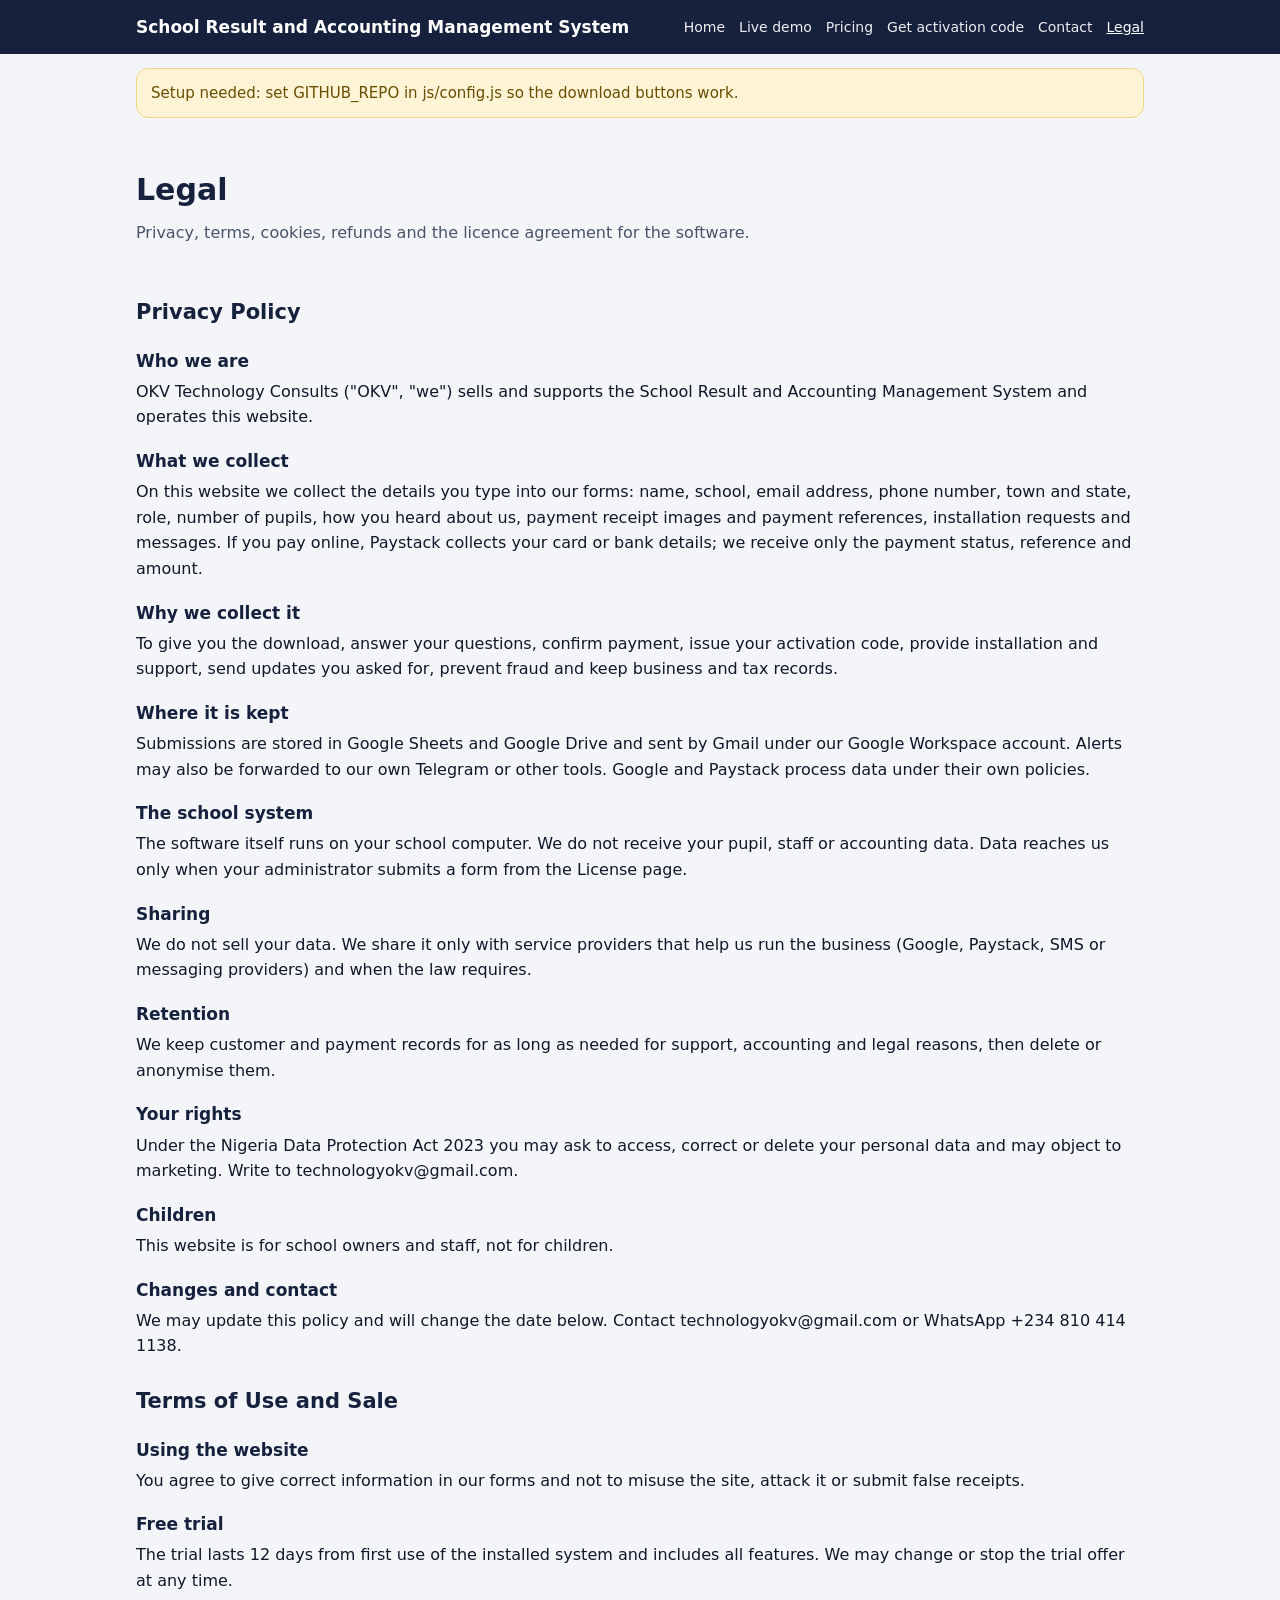
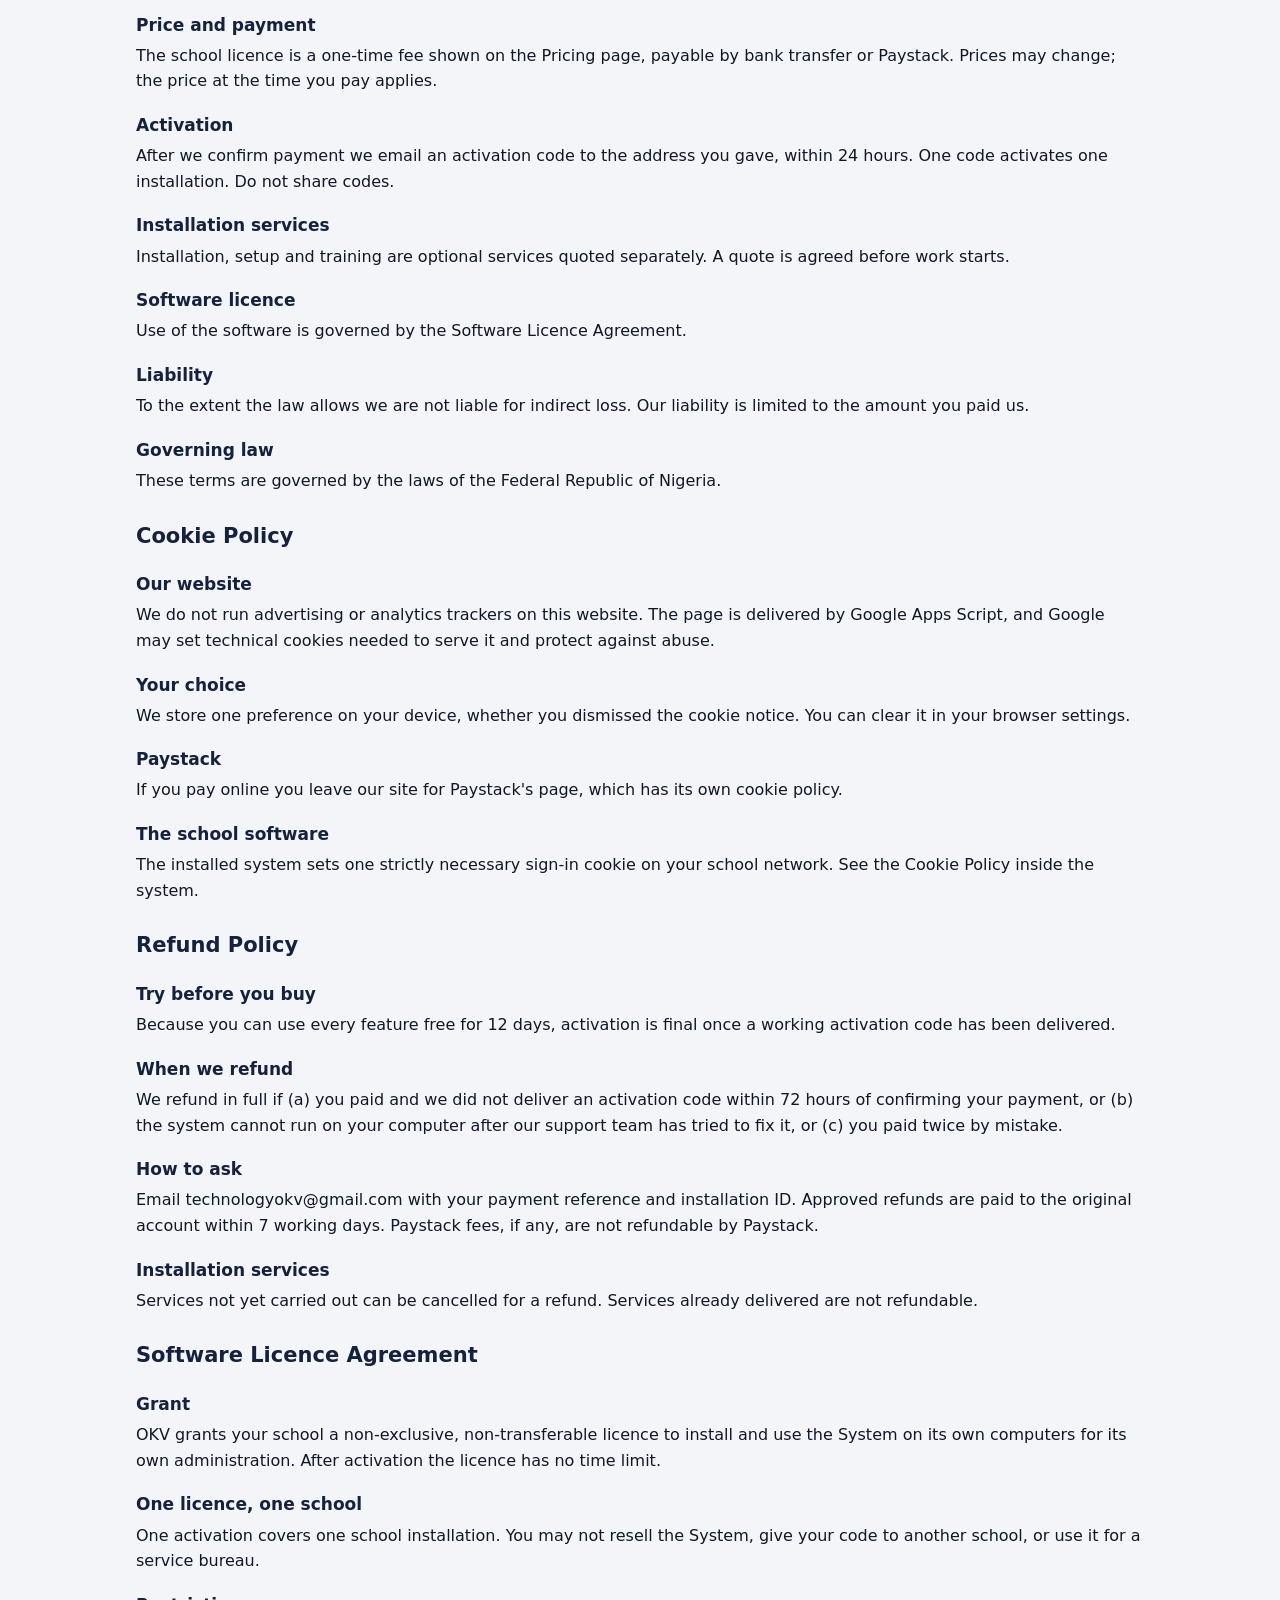
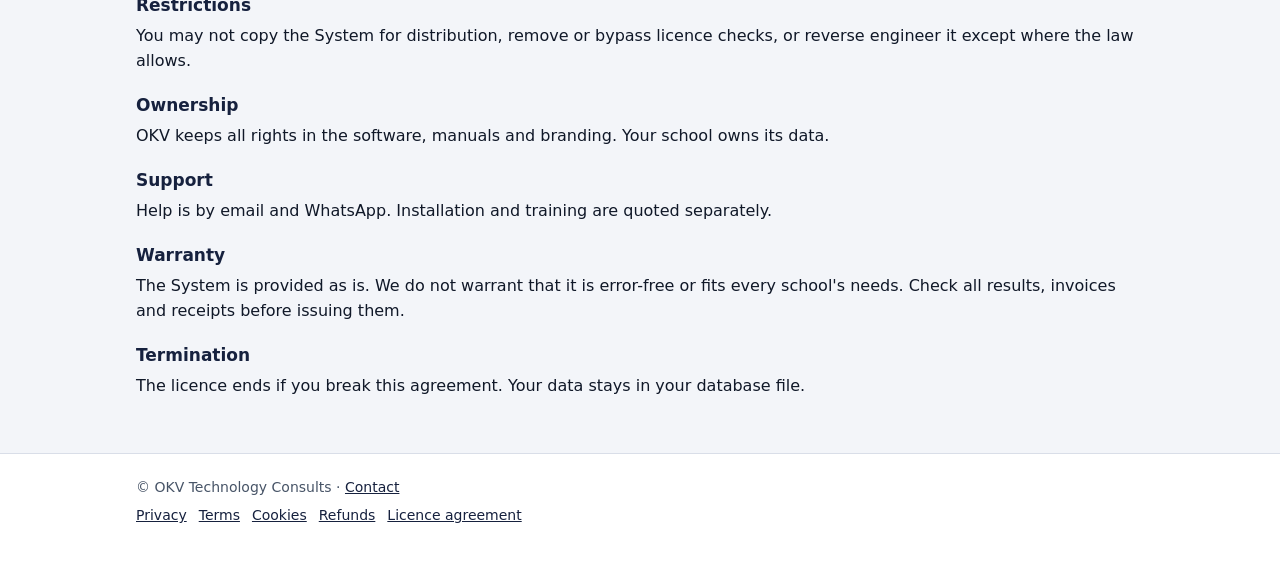
<file: legal.html>
<!DOCTYPE html>
<html lang="en">
<head>
<meta charset="utf-8">
<meta name="viewport" content="width=device-width, initial-scale=1">
<link rel="icon" href="data:,">
<title>Legal | OKV Technology Consults</title>
<meta name="description" content="Privacy policy, terms, cookie policy, refund policy and the software licence agreement.">
<link rel="stylesheet" href="css/site.css">
<script src="js/config.js"></script>
<script src="js/site.js" defer></script>
</head>
<body>
<header class="top">
  <div class="wrap">
    <a class="brand" href="index.html">School Result and Accounting Management System</a>
    <nav class="menu" aria-label="Main"><a href="index.html">Home</a><a href="demo.html">Live demo</a><a href="index.html#pricing">Pricing</a><a href="activate.html">Get activation code</a><a href="index.html#contact">Contact</a><a href="legal.html">Legal</a></nav>
  </div>
</header>
<main class="wrap">
  <div id="site-notice" class="notice" role="status"></div>
  <div class="page-title"><h1>Legal</h1><p>Privacy, terms, cookies, refunds and the licence agreement for the software.</p></div>
  <section class="legal">
<h2 id="privacy">Privacy Policy</h2>
<h3>Who we are</h3><p>OKV Technology Consults (&quot;OKV&quot;, &quot;we&quot;) sells and supports the School Result and Accounting Management System and operates this website.</p>
<h3>What we collect</h3><p>On this website we collect the details you type into our forms: name, school, email address, phone number, town and state, role, number of pupils, how you heard about us, payment receipt images and payment references, installation requests and messages. If you pay online, Paystack collects your card or bank details; we receive only the payment status, reference and amount.</p>
<h3>Why we collect it</h3><p>To give you the download, answer your questions, confirm payment, issue your activation code, provide installation and support, send updates you asked for, prevent fraud and keep business and tax records.</p>
<h3>Where it is kept</h3><p>Submissions are stored in Google Sheets and Google Drive and sent by Gmail under our Google Workspace account. Alerts may also be forwarded to our own Telegram or other tools. Google and Paystack process data under their own policies.</p>
<h3>The school system</h3><p>The software itself runs on your school computer. We do not receive your pupil, staff or accounting data. Data reaches us only when your administrator submits a form from the License page.</p>
<h3>Sharing</h3><p>We do not sell your data. We share it only with service providers that help us run the business (Google, Paystack, SMS or messaging providers) and when the law requires.</p>
<h3>Retention</h3><p>We keep customer and payment records for as long as needed for support, accounting and legal reasons, then delete or anonymise them.</p>
<h3>Your rights</h3><p>Under the Nigeria Data Protection Act 2023 you may ask to access, correct or delete your personal data and may object to marketing. Write to technologyokv@gmail.com.</p>
<h3>Children</h3><p>This website is for school owners and staff, not for children.</p>
<h3>Changes and contact</h3><p>We may update this policy and will change the date below. Contact technologyokv@gmail.com or WhatsApp +234 810 414 1138.</p>
<h2 id="terms">Terms of Use and Sale</h2>
<h3>Using the website</h3><p>You agree to give correct information in our forms and not to misuse the site, attack it or submit false receipts.</p>
<h3>Free trial</h3><p>The trial lasts 12 days from first use of the installed system and includes all features. We may change or stop the trial offer at any time.</p>
<h3>Price and payment</h3><p>The school licence is a one-time fee shown on the Pricing page, payable by bank transfer or Paystack. Prices may change; the price at the time you pay applies.</p>
<h3>Activation</h3><p>After we confirm payment we email an activation code to the address you gave, within 24 hours. One code activates one installation. Do not share codes.</p>
<h3>Installation services</h3><p>Installation, setup and training are optional services quoted separately. A quote is agreed before work starts.</p>
<h3>Software licence</h3><p>Use of the software is governed by the Software Licence Agreement.</p>
<h3>Liability</h3><p>To the extent the law allows we are not liable for indirect loss. Our liability is limited to the amount you paid us.</p>
<h3>Governing law</h3><p>These terms are governed by the laws of the Federal Republic of Nigeria.</p>
<h2 id="cookies">Cookie Policy</h2>
<h3>Our website</h3><p>We do not run advertising or analytics trackers on this website. The page is delivered by Google Apps Script, and Google may set technical cookies needed to serve it and protect against abuse.</p>
<h3>Your choice</h3><p>We store one preference on your device, whether you dismissed the cookie notice. You can clear it in your browser settings.</p>
<h3>Paystack</h3><p>If you pay online you leave our site for Paystack&#x27;s page, which has its own cookie policy.</p>
<h3>The school software</h3><p>The installed system sets one strictly necessary sign-in cookie on your school network. See the Cookie Policy inside the system.</p>
<h2 id="refund">Refund Policy</h2>
<h3>Try before you buy</h3><p>Because you can use every feature free for 12 days, activation is final once a working activation code has been delivered.</p>
<h3>When we refund</h3><p>We refund in full if (a) you paid and we did not deliver an activation code within 72 hours of confirming your payment, or (b) the system cannot run on your computer after our support team has tried to fix it, or (c) you paid twice by mistake.</p>
<h3>How to ask</h3><p>Email technologyokv@gmail.com with your payment reference and installation ID. Approved refunds are paid to the original account within 7 working days. Paystack fees, if any, are not refundable by Paystack.</p>
<h3>Installation services</h3><p>Services not yet carried out can be cancelled for a refund. Services already delivered are not refundable.</p>
<h2 id="eula">Software Licence Agreement</h2>
<h3>Grant</h3><p>OKV grants your school a non-exclusive, non-transferable licence to install and use the System on its own computers for its own administration. After activation the licence has no time limit.</p>
<h3>One licence, one school</h3><p>One activation covers one school installation. You may not resell the System, give your code to another school, or use it for a service bureau.</p>
<h3>Restrictions</h3><p>You may not copy the System for distribution, remove or bypass licence checks, or reverse engineer it except where the law allows.</p>
<h3>Ownership</h3><p>OKV keeps all rights in the software, manuals and branding. Your school owns its data.</p>
<h3>Support</h3><p>Help is by email and WhatsApp. Installation and training are quoted separately.</p>
<h3>Warranty</h3><p>The System is provided as is. We do not warrant that it is error-free or fits every school&#x27;s needs. Check all results, invoices and receipts before issuing them.</p>
<h3>Termination</h3><p>The licence ends if you break this agreement. Your data stays in your database file.</p>
  </section>
</main>
<footer class="site">
  <div class="wrap">
    <div>&copy; OKV Technology Consults &middot; <a href="index.html#contact">Contact</a></div>
    <div style="margin-top:6px"><a href="legal.html#privacy">Privacy</a><a href="legal.html#terms">Terms</a><a href="legal.html#cookies">Cookies</a><a href="legal.html#refund">Refunds</a><a href="legal.html#eula">Licence agreement</a></div>
  </div>
</footer>
</body>
</html>
</file>
<file: css/site.css>
:root { --navy:#16213e; --gold:#b58a2c; --gold2:#e2b44f; --bg:#f3f5f9; --ink:#101828; --muted:#475467; --card:#ffffff; --line:#d9dee8; --warn:#fff4d6; --warnink:#6b4d00; }
* { box-sizing: border-box; }
html { scroll-behavior: smooth; }
body { margin:0; background:var(--bg); color:var(--ink); font:16px/1.6 system-ui,-apple-system,"Segoe UI",Roboto,Arial,sans-serif; }
img { max-width:100%; height:auto; }
a { color:var(--navy); }
.wrap { max-width:1040px; margin:0 auto; padding:0 16px; }
header.top { background:var(--navy); color:#fff; position:sticky; top:0; z-index:50; }
header.top .wrap { display:flex; align-items:center; justify-content:space-between; gap:12px; flex-wrap:wrap; padding:12px 16px; }
header.top .brand { font-weight:800; font-size:17px; color:#fff; text-decoration:none; }
nav.menu { display:flex; flex-wrap:wrap; gap:4px 14px; }
nav.menu a { color:#fff; text-decoration:none; font-size:14px; opacity:.92; padding:4px 0; }
nav.menu a:hover, nav.menu a.active { text-decoration:underline; opacity:1; }
.hero { padding:44px 0 26px; }
.hero h1 { font-size:34px; line-height:1.15; margin:0 0 12px; color:var(--navy); }
.hero p.lead { font-size:18px; color:var(--muted); margin:0 0 22px; max-width:720px; }
.page-title { padding:34px 0 8px; }
.page-title h1 { font-size:30px; color:var(--navy); margin:0 0 6px; }
.page-title p { color:var(--muted); margin:0; max-width:720px; }
section { padding:16px 0; }
section > h2 { font-size:24px; color:var(--navy); margin:14px 0 10px; }
.btn { display:inline-block; padding:12px 20px; border-radius:999px; font-weight:700; text-decoration:none; border:2px solid var(--navy); color:var(--navy); background:#fff; margin:4px 8px 4px 0; cursor:pointer; font-size:16px; }
.btn.primary { background:var(--navy); color:#fff; }
.btn.gold { background:var(--gold2); border-color:var(--gold2); color:var(--navy); }
.btn:disabled, .btn[aria-disabled="true"] { opacity:.5; cursor:not-allowed; pointer-events:none; }
.grid { display:grid; grid-template-columns:repeat(auto-fit,minmax(240px,1fr)); gap:16px; margin:10px 0; }
.card { background:var(--card); border:1px solid var(--line); border-radius:14px; padding:20px; }
.card h2, .card h3 { font-size:19px; margin:0 0 6px; color:var(--navy); }
.card p { margin:0 0 12px; color:var(--muted); font-size:15px; }
.note { font-size:14px; color:var(--muted); }
ul.check { padding:0; list-style:none; margin:0; }
ul.check li { padding:6px 0 6px 26px; position:relative; }
ul.check li:before { content:"\2713"; position:absolute; left:0; color:var(--gold); font-weight:800; }
.price { font-size:34px; font-weight:800; color:var(--navy); margin:4px 0 8px; }
.notice { background:var(--warn); color:var(--warnink); border:1px solid #f0d58a; border-radius:12px; padding:12px 14px; margin:14px 0; font-size:15px; display:none; }
.notice.show { display:block; }
form.form { display:grid; grid-template-columns:1fr 1fr; gap:12px 14px; margin-top:8px; }
form.form .full { grid-column:1 / -1; }
form.form label { display:flex; flex-direction:column; font-size:14px; font-weight:600; color:var(--ink); gap:4px; }
form.form input, form.form select, form.form textarea { font:inherit; font-weight:400; padding:10px 12px; border:1px solid #b9c1cf; border-radius:8px; background:#fff; color:var(--ink); width:100%; }
form.form textarea { min-height:100px; resize:vertical; }
form.form .hp { position:absolute; left:-9999px; width:1px; height:1px; overflow:hidden; }
form.form .actions { grid-column:1 / -1; display:flex; flex-wrap:wrap; gap:10px; align-items:center; }
.msg { font-size:15px; margin-top:10px; }
.msg.ok { color:#067647; font-weight:600; }
.msg.err { color:#b42318; font-weight:600; }
.steps { counter-reset:step; padding:0; list-style:none; }
.steps li { counter-increment:step; padding:10px 0 10px 44px; position:relative; border-bottom:1px solid var(--line); }
.steps li:before { content:counter(step); position:absolute; left:0; top:10px; width:30px; height:30px; border-radius:50%; background:var(--navy); color:#fff; font-weight:800; display:flex; align-items:center; justify-content:center; }
.legal h2 { font-size:21px; color:var(--navy); margin:26px 0 6px; scroll-margin-top:70px; }
.legal h3 { font-size:17px; color:var(--navy); margin:18px 0 4px; }
.legal p { margin:0 0 10px; }
.legal ol, .legal ul { margin:0 0 12px 22px; }
.contact-list a { font-weight:700; }
footer.site { border-top:1px solid var(--line); margin-top:28px; padding:22px 0 34px; color:var(--muted); font-size:14px; background:#fff; }
footer.site a { color:var(--navy); margin-right:12px; }
.demo-bar { position:fixed; left:0; right:0; bottom:0; z-index:99998; background:var(--navy); color:#fff; font:14px/1.4 system-ui,sans-serif; display:flex; flex-wrap:wrap; gap:8px 14px; align-items:center; justify-content:space-between; padding:10px 16px; box-shadow:0 -4px 16px rgba(0,0,0,.2); }
.demo-bar a { display:inline-block; padding:7px 14px; border-radius:999px; text-decoration:none; font-weight:700; font-size:13px; background:var(--gold2); color:var(--navy); }
.demo-bar a.alt { background:transparent; color:#fff; border:1px solid var(--gold2); }
.demo-toast { position:fixed; left:50%; bottom:70px; transform:translateX(-50%); z-index:99999; background:#101828; color:#fff; padding:10px 16px; border-radius:10px; font:14px system-ui,sans-serif; max-width:90vw; box-shadow:0 6px 20px rgba(0,0,0,.25); display:none; }
@media (max-width:640px) {
  .hero h1 { font-size:27px; }
  .page-title h1 { font-size:24px; }
  form.form { grid-template-columns:1fr; }
  nav.menu { gap:2px 10px; }
  nav.menu a { font-size:13px; }
}
/* Screenshot gallery on the home page */
.gallery { display:grid; grid-template-columns:repeat(auto-fill,minmax(280px,1fr)); gap:16px; margin-top:8px; }
.gallery figure { margin:0; background:var(--card); border:1px solid var(--line); border-radius:14px; overflow:hidden; }
.gallery img { display:block; width:100%; height:auto; aspect-ratio:1280 / 800; object-fit:cover; background:#e9edf4; }
.gallery figcaption { padding:10px 14px 14px; font-size:14px; color:var(--muted); }
</file>
